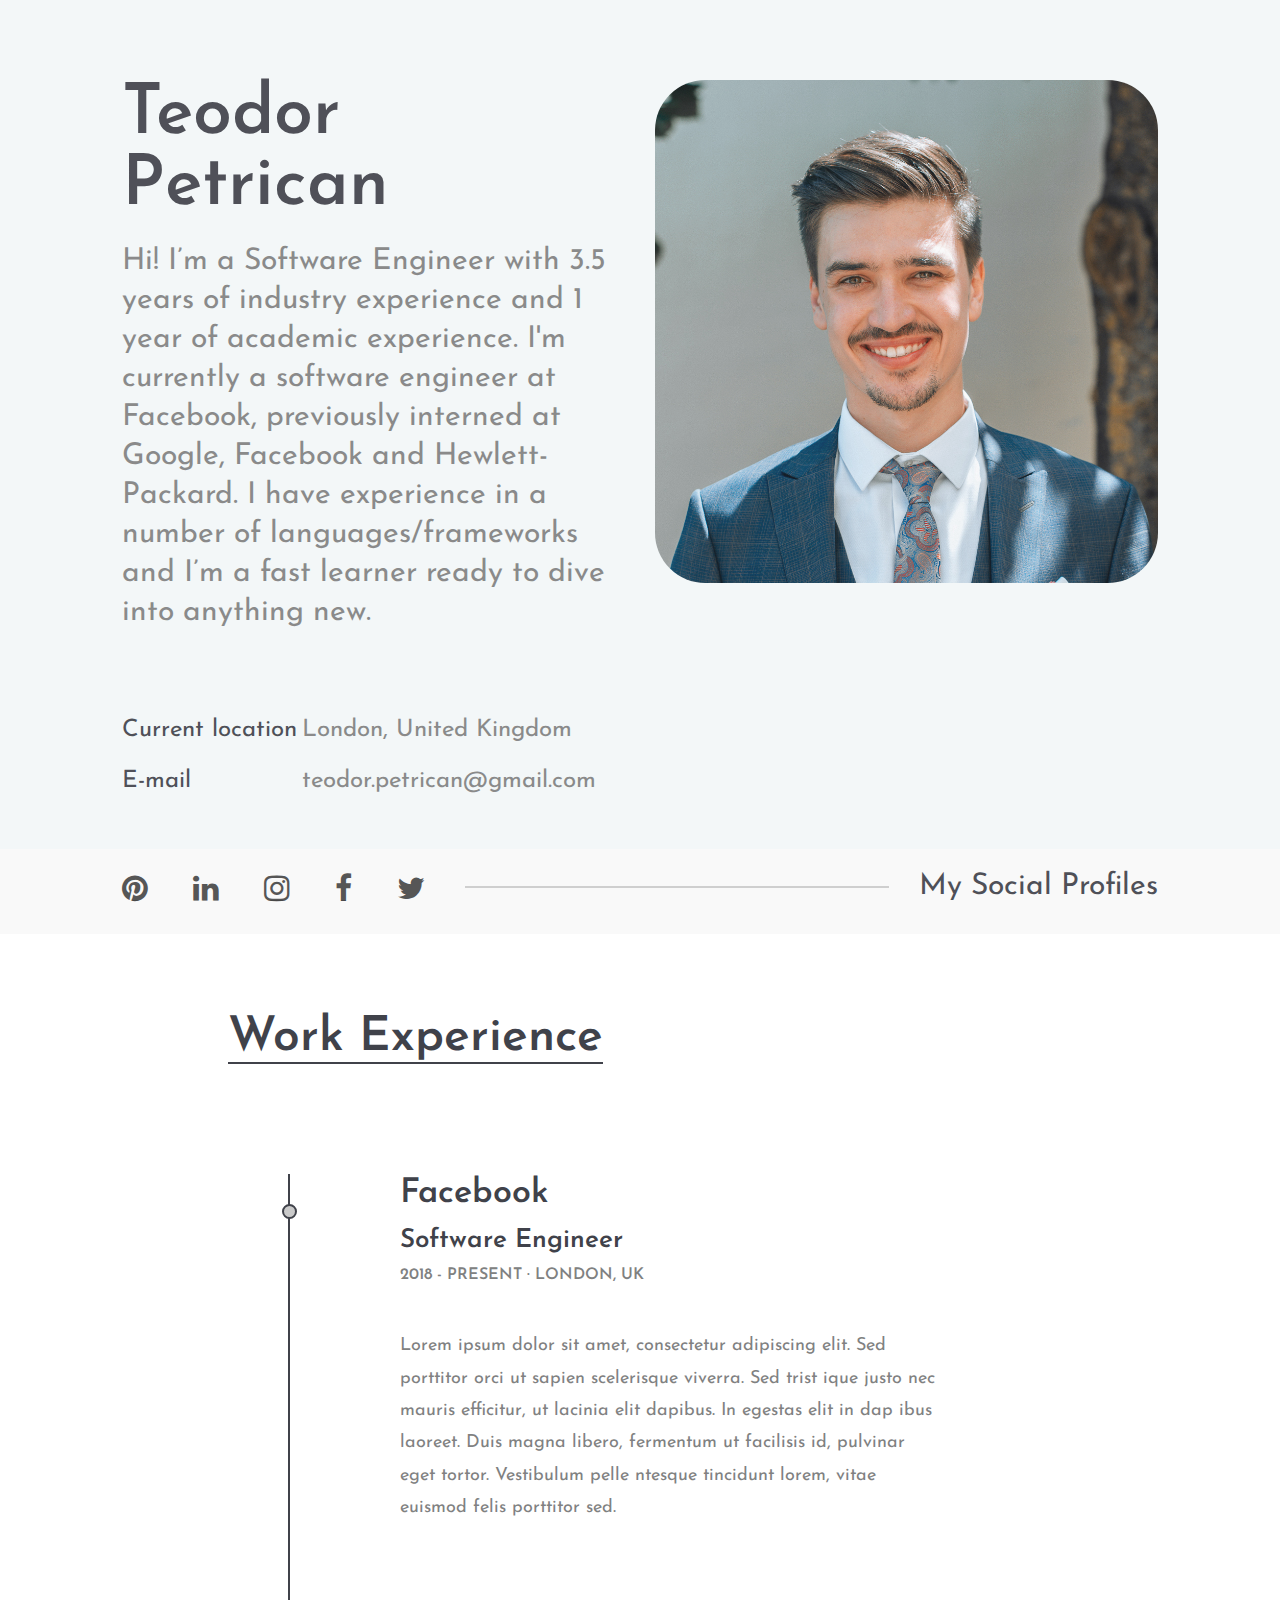
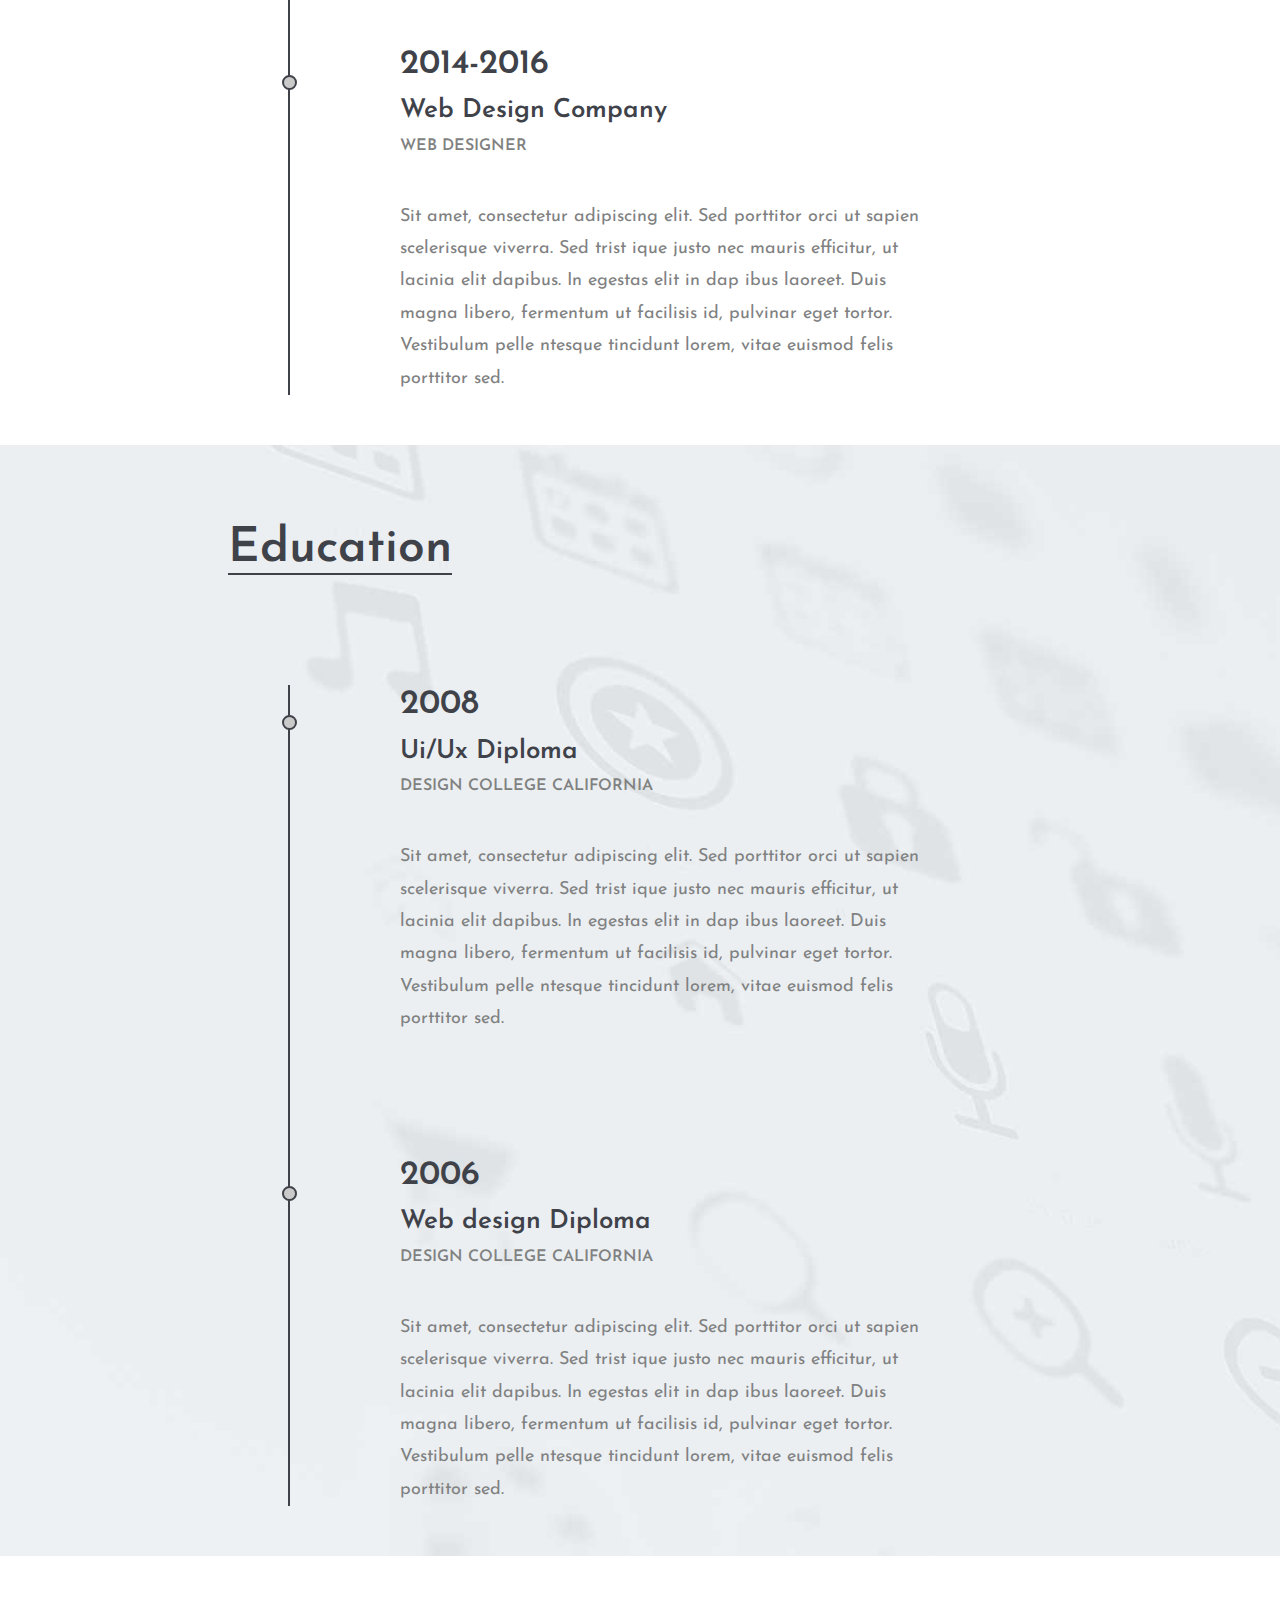
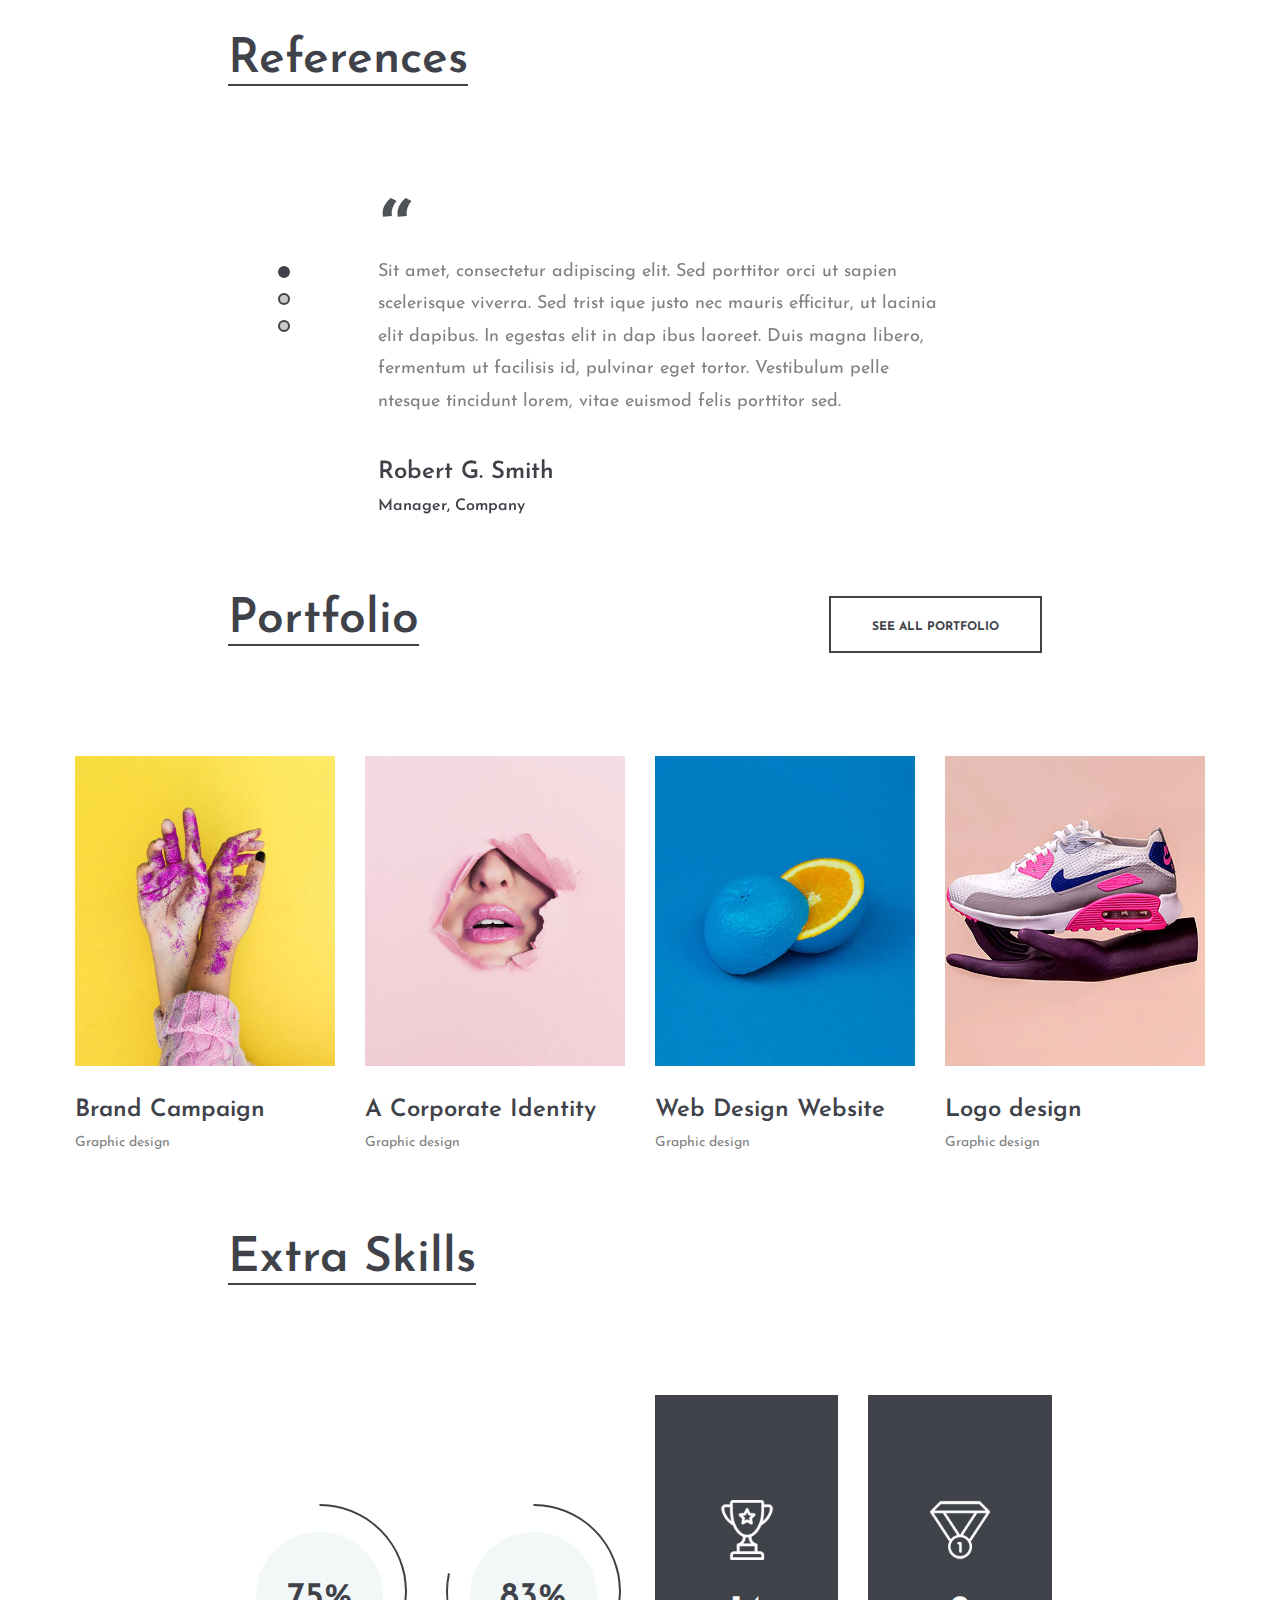
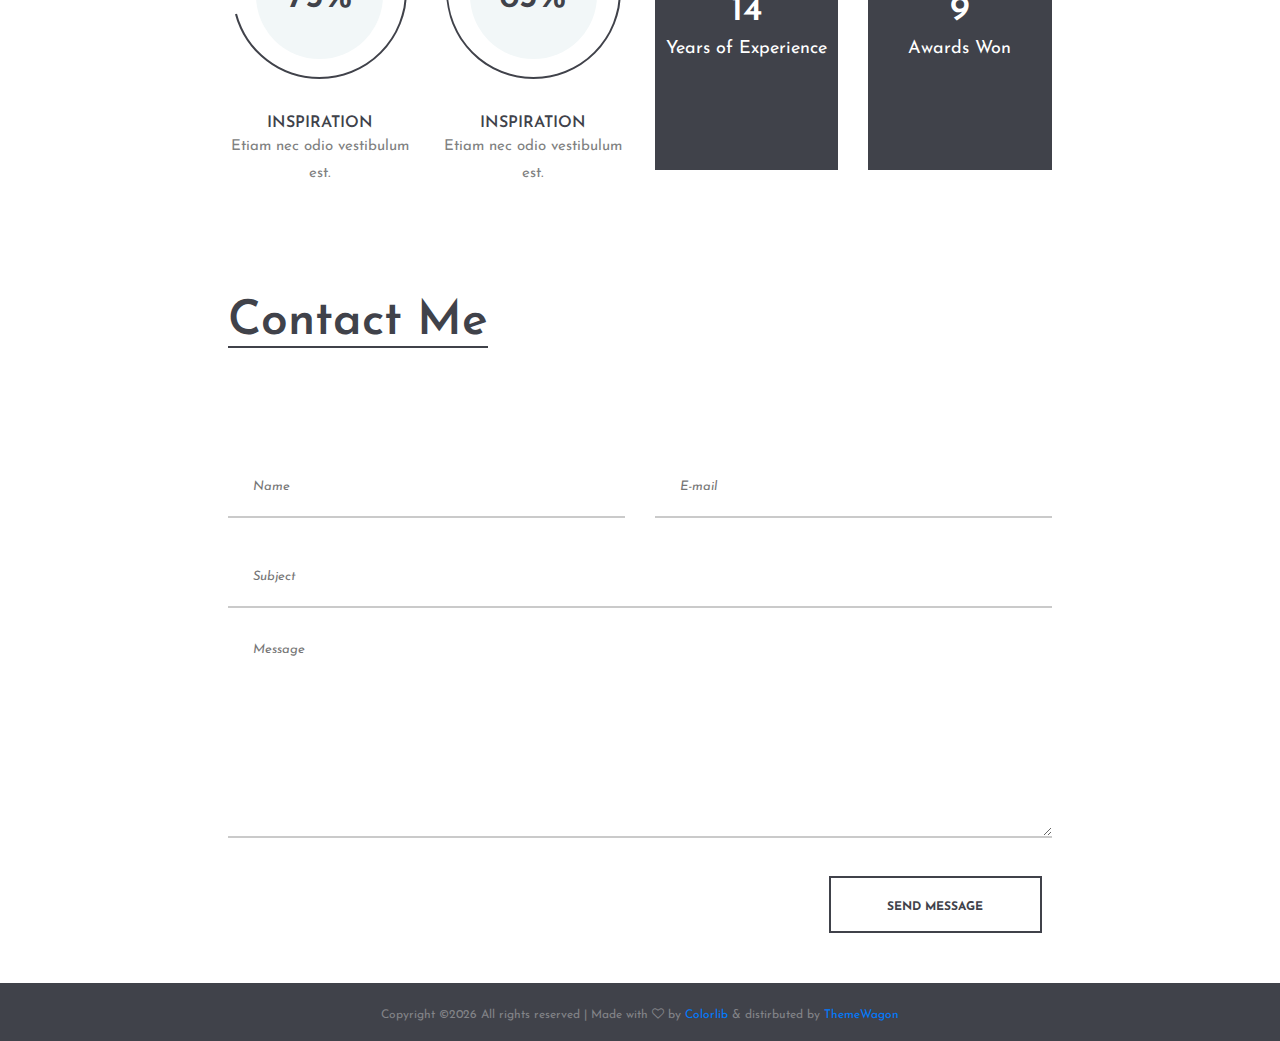
<file: new/index.html>
<!DOCTYPE html>
<html lang="en">
<head>
	<title>Teodor Petrican</title>
	<meta charset="UTF-8">
	<meta name="description" content="Civic - CV Resume">
	<meta name="keywords" content="resume, civic, onepage, creative, html">
	<meta name="viewport" content="width=device-width, initial-scale=1.0">
	<!-- Favicon -->   
	<link href="img/favicon.ico" rel="shortcut icon"/>

	<!-- Google Fonts -->
	<link href="https://fonts.googleapis.com/css?family=Josefin+Sans:400,400i,600,600i,700" rel="stylesheet">

	<!-- Stylesheets -->
	<link rel="stylesheet" href="css/bootstrap.min.css"/>
	<link rel="stylesheet" href="css/font-awesome.min.css"/>
	<link rel="stylesheet" href="css/flaticon.css"/>
	<link rel="stylesheet" href="css/owl.carousel.css"/>
	<link rel="stylesheet" href="css/magnific-popup.css"/>
	<link rel="stylesheet" href="css/style.css"/>


	<!--[if lt IE 9]>
	  <script src="https://oss.maxcdn.com/html5shiv/3.7.2/html5shiv.min.js"></script>
	  <script src="https://oss.maxcdn.com/respond/1.4.2/respond.min.js"></script>
	<![endif]-->

</head>
<body>
	<!-- Page Preloder -->
	<div id="preloder">
		<div class="loader"></div>
	</div>
	
	<!-- Header section start -->
	<!-- <header class="header-section">
		<div class="container-fluid">
			<div class="row">
				<div class="col-md-4">
					<div class="site-logo">
						<h2><a href="#">Civic</a></h2>
						<p>Enhance your online presence</p>
					</div>
				</div>
				<div class="col-md-8 text-md-right header-buttons">
					<a href="#" class="site-btn">Download CV</a>
					<a href="#" class="site-btn">Discover me</a>
				</div>
			</div>
		</div>
	</header> -->
	<!-- Header section end -->

	<!-- Hero section start -->
	<section class="hero-section spad">
		<div class="container-fluid">
			<div class="row">
				<div class="col-xl-10 offset-xl-1">
					<div class="row">
						<div class="col-lg-6">
							<div class="hero-text">
								<h2>Teodor Petrican</h2>
								<p>Hi! I’m a Software Engineer with 3.5 years of industry experience and 1 year of academic experience. I'm currently a software engineer at Facebook, previously interned at Google, Facebook and Hewlett-Packard. I have experience in a number of languages/frameworks and I’m a fast learner ready to dive into anything new.</p>
							</div>
							<div class="hero-info">
								<ul>
									<li><span>Current location</span>London, United Kingdom</li>
									<li><span>E-mail</span>teodor.petrican@gmail.com</li>
								</ul>
							</div>
						</div>
						<div class="col-lg-6">
							<figure class="hero-image">
								<img src="img/portret.jpg" alt="5">
							</figure>
						</div>
					</div>
				</div>
			</div>
		</div>
	</section>
	<!-- Hero section end -->

	<!-- Social links section start -->
	<div class="social-section">
		<div class="container-fluid">
			<div class="row">
				<div class="col-xl-10 offset-xl-1">
					<div class="social-link-warp">
						<div class="social-links">
							<a href=""><i class="fa fa-pinterest"></i></a>
							<a href=""><i class="fa fa-linkedin"></i></a>
							<a href=""><i class="fa fa-instagram"></i></a>
							<a href=""><i class="fa fa-facebook"></i></a>
							<a href=""><i class="fa fa-twitter"></i></a>
						</div>
						<h2 class="hidden-md hidden-sm">My Social Profiles</h2>
					</div>
				</div>
			</div>
		</div>
	</div>	
	<!-- Social links section end -->

	<!-- Resume section start -->
	<section class="resume-section spad">
		<div class="container-fluid">
			<div class="row">
				<div class="col-xl-7 offset-xl-2">
					<div class="section-title">
						<h2>Work Experience</h2>
					</div>
					<ul class="resume-list">
						<li>
							<h2>Facebook</h2>
							<h3>Software Engineer</h3>
							<h4>2018 - present &middot;	London, UK</h4>
							<p>Lorem ipsum dolor sit amet, consectetur adipiscing elit. Sed porttitor orci ut sapien scelerisque viverra. Sed trist ique justo nec mauris efficitur, ut lacinia elit dapibus. In egestas elit in dap ibus laoreet. Duis magna libero, fermentum ut facilisis id, pulvinar eget tortor. Vestibulum pelle ntesque tincidunt lorem, vitae euismod felis porttitor sed. </p>
						</li>
						<li>
							<h2>2014-2016</h2>
							<h3>Web Design Company</h3>
							<h4>Web Designer</h4>
							<p>Sit amet, consectetur adipiscing elit. Sed porttitor orci ut sapien scelerisque viverra. Sed trist ique justo nec mauris efficitur, ut lacinia elit dapibus. In egestas elit in dap ibus laoreet. Duis magna libero, fermentum ut facilisis id, pulvinar eget tortor. Vestibulum pelle ntesque tincidunt lorem, vitae euismod felis porttitor sed. </p>
						</li>
					</ul>
				</div>
			</div>
		</div>
	</section>
	<!-- Resume section end -->

	<!-- Resume section start -->
	<section class="resume-section with-bg spad">
		<div class="container-fluid">
			<div class="row">
				<div class="col-xl-7 offset-xl-2">
					<div class="section-title">
						<h2>Education</h2>
					</div>
					<ul class="resume-list">
						<li>
							<h2>2008</h2>
							<h3>Ui/Ux Diploma</h3>
							<h4>Design College California</h4>
							<p>Sit amet, consectetur adipiscing elit. Sed porttitor orci ut sapien scelerisque viverra. Sed trist ique justo nec mauris efficitur, ut lacinia elit dapibus. In egestas elit in dap ibus laoreet. Duis magna libero, fermentum ut facilisis id, pulvinar eget tortor. Vestibulum pelle ntesque tincidunt lorem, vitae euismod felis porttitor sed. </p>
						</li>
						<li>
							<h2>2006</h2>
							<h3>Web design Diploma</h3>
							<h4>Design College California</h4>
							<p>Sit amet, consectetur adipiscing elit. Sed porttitor orci ut sapien scelerisque viverra. Sed trist ique justo nec mauris efficitur, ut lacinia elit dapibus. In egestas elit in dap ibus laoreet. Duis magna libero, fermentum ut facilisis id, pulvinar eget tortor. Vestibulum pelle ntesque tincidunt lorem, vitae euismod felis porttitor sed. </p>
						</li>
					</ul>
				</div>
			</div>
		</div>
	</section>
	<!-- Resume section end -->

	
	<!-- Review section start -->
	<section class="review-section spad pb-0">
		<div class="container-fluid">
			<div class="row">
				<div class="col-xl-7 offset-xl-2">
					<div class="section-title">
						<h2>References</h2>
					</div>
					<div class="review-slider owl-carousel">
						<div class="single-review">
							<div class="qut">“</div>
							<p>Sit amet, consectetur adipiscing elit. Sed porttitor orci ut sapien scelerisque viverra. Sed trist ique justo nec mauris efficitur, ut lacinia elit dapibus. In egestas elit in dap ibus laoreet. Duis magna libero, fermentum ut facilisis id, pulvinar eget tortor. Vestibulum pelle ntesque tincidunt lorem, vitae euismod felis porttitor sed. </p>
							<h3>Robert G. Smith</h3>
							<h4>Manager, Company</h4>
						</div>
						<div class="single-review">
							<div class="qut">“</div>
							<p>Sit amet, consectetur adipiscing elit. Sed porttitor orci ut sapien scelerisque viverra. Sed trist ique justo nec mauris efficitur, ut lacinia elit dapibus. In egestas elit in dap ibus laoreet. Duis magna libero, fermentum ut facilisis id, pulvinar eget tortor. Vestibulum pelle ntesque tincidunt lorem, vitae euismod felis porttitor sed. </p>
							<h3>Robert G. Smith</h3>
							<h4>Manager, Company</h4>
						</div>
						<div class="single-review">
							<div class="qut">“</div>
							<p>Sit amet, consectetur adipiscing elit. Sed porttitor orci ut sapien scelerisque viverra. Sed trist ique justo nec mauris efficitur, ut lacinia elit dapibus. In egestas elit in dap ibus laoreet. Duis magna libero, fermentum ut facilisis id, pulvinar eget tortor. Vestibulum pelle ntesque tincidunt lorem, vitae euismod felis porttitor sed. </p>
							<h3>Robert G. Smith</h3>
							<h4>Manager, Company</h4>
						</div>
					</div>
				</div>
			</div>
		</div>
	</section>
	<!-- Review section end -->


	<!-- Portfolio section start -->
	<section class="portfolio-section spad pb-0">
		<div class="container-fluid">
			<div class="row">
				<div class="col-xl-4 col-md-8 offset-xl-2 ">
					<div class="section-title">
						<h2>Portfolio</h2>
					</div>
				</div>
				<div class="col-md-4 text-md-right">
					<a href="#" class="site-btn mb-5">See All Portfolio</a>
				</div>
			</div>
			<div class="portfolio-warp">
				<div class="row">
					<div class="col-xl-3 col-lg-6 col-md-6">
						<div class="portfolio-item">
							<a href="img/portfolio/1.jpg" class="set-bg port-pic" data-setbg="img/portfolio/1.jpg"></a>
							<h2>Brand Campaign</h2>
							<p>Graphic design</p>
						</div>
					</div>
					<div class="col-xl-3 col-lg-6 col-md-6">
						<div class="portfolio-item">
							<a href="img/portfolio/2.jpg" class="set-bg port-pic" data-setbg="img/portfolio/2.jpg"></a>
							<h2>A Corporate Identity</h2>
							<p>Graphic design</p>
						</div>
					</div>
					<div class="col-xl-3 col-lg-6 col-md-6">
						<div class="portfolio-item">
							<a href="img/portfolio/3.jpg" class="set-bg port-pic" data-setbg="img/portfolio/3.jpg"></a>
							<h2>Web Design Website</h2>
							<p>Graphic design</p>
						</div>
					</div>
					<div class="col-xl-3 col-lg-6 col-md-6">
						<div class="portfolio-item">
							<a href="img/portfolio/4.jpg" class="set-bg port-pic" data-setbg="img/portfolio/4.jpg"></a>
							<h2>Logo design</h2>
							<p>Graphic design</p>
						</div>
					</div>
				</div>
			</div>
		</div>
	</section>
	<!-- Portfolio section end -->

	<!-- Extra section start -->
	<section class="extra-section spad pb-0">
		<div class="container-fluid">
			<div class="row">
				<div class="col-xl-8 offset-xl-2">
					<div class="section-title">
						<h2>Extra Skills</h2>
					</div>
					<div class="row">
						<div class="col-lg-3 col-md-6 pt-5">
							<div class="fact-box trans">
								<div class="fact-content">
									<div class="circle-progress">
										<div id="progress1" class="prog-circle"></div>
										<div class="progress-info">
											<h2>75%</h2>
										</div>
										<div class="prog-title">
											<h3>Inspiration</h3>
											<p>Etiam nec odio vestibulum est.</p>
										</div>			
									</div>
								</div>
							</div>
						</div>
						<div class="col-lg-3 col-md-6 pt-5">
							<div class="fact-box trans">
								<div class="fact-content">
									<div class="circle-progress">
										<div id="progress2" class="prog-circle"></div>
										<div class="progress-info">
											<h2>83%</h2>
										</div>
										<div class="prog-title">
											<h3>Inspiration</h3>
											<p>Etiam nec odio vestibulum est.</p>
										</div>			
									</div>
								</div>
							</div>
						</div>
						<div class="col-lg-3 col-md-6">
							<div class="fact-box">
								<div class="fact-content">
									<img src="img/icon/1-w.png" alt="">
									<h2>14</h2>
									<p>Years of Experience</p>
								</div>
							</div>
						</div>
						<div class="col-lg-3 col-md-6">
							<div class="fact-box">
								<div class="fact-content">
									<img src="img/icon/2-w.png" alt="">
									<h2>9</h2>
									<p>Awards Won</p>
								</div>
							</div>
						</div>
					</div>
				</div>
			</div>
		</div>
	</section>
	<!-- Extra section end -->

	<!-- Contact section start -->
	<section class="contact-section spad">
		<div class="container-fluid">
			<div class="row">
				<div class="col-xl-8 offset-xl-2">
					<div class="section-title">
						<h2>Contact Me</h2>
					</div>
					<form class="contact-form">
						<div class="row">
							<div class="col-md-6">
								<input type="text" placeholder="Name">
							</div>
							<div class="col-md-6">
								<input type="text" placeholder="E-mail">
							</div>
							<div class="col-md-12">
								<input type="text" placeholder="Subject">
								<textarea placeholder="Message"></textarea>
							</div>
						</div>
						<div class="text-md-right">
							<button class="site-btn">Send message</button>
						</div>
					</form>
				</div>
			</div>
		</div>
	</section>
	<!-- Contact section end -->

	<!-- Footer section start -->
	<footer class="footer-section">
		<div class="container text-center">
			<div class="copyright"><!-- Link back to Colorlib can't be removed. Template is licensed under CC BY 3.0. -->
Copyright &copy;<script>document.write(new Date().getFullYear());</script> All rights reserved | Made with <i class="fa fa-heart-o" aria-hidden="true"></i> by <a href="https://colorlib.com" target="_blank">Colorlib</a> &amp; distirbuted by <a href="https://themewagon.com" target="_blank">ThemeWagon</a>
<!-- Link back to Colorlib can't be removed. Template is licensed under CC BY 3.0. -->
</div>
		</div>
	</footer>
	<!-- Footer section end -->


	<!--====== Javascripts & Jquery ======-->
	<script src="js/jquery-2.1.4.min.js"></script>
	<script src="js/bootstrap.min.js"></script>
	<script src="js/owl.carousel.min.js"></script>
	<script src="js/magnific-popup.min.js"></script>
	<script src="js/circle-progress.min.js"></script>
	<script src="js/main.js"></script>
</body>
</html>
</file>
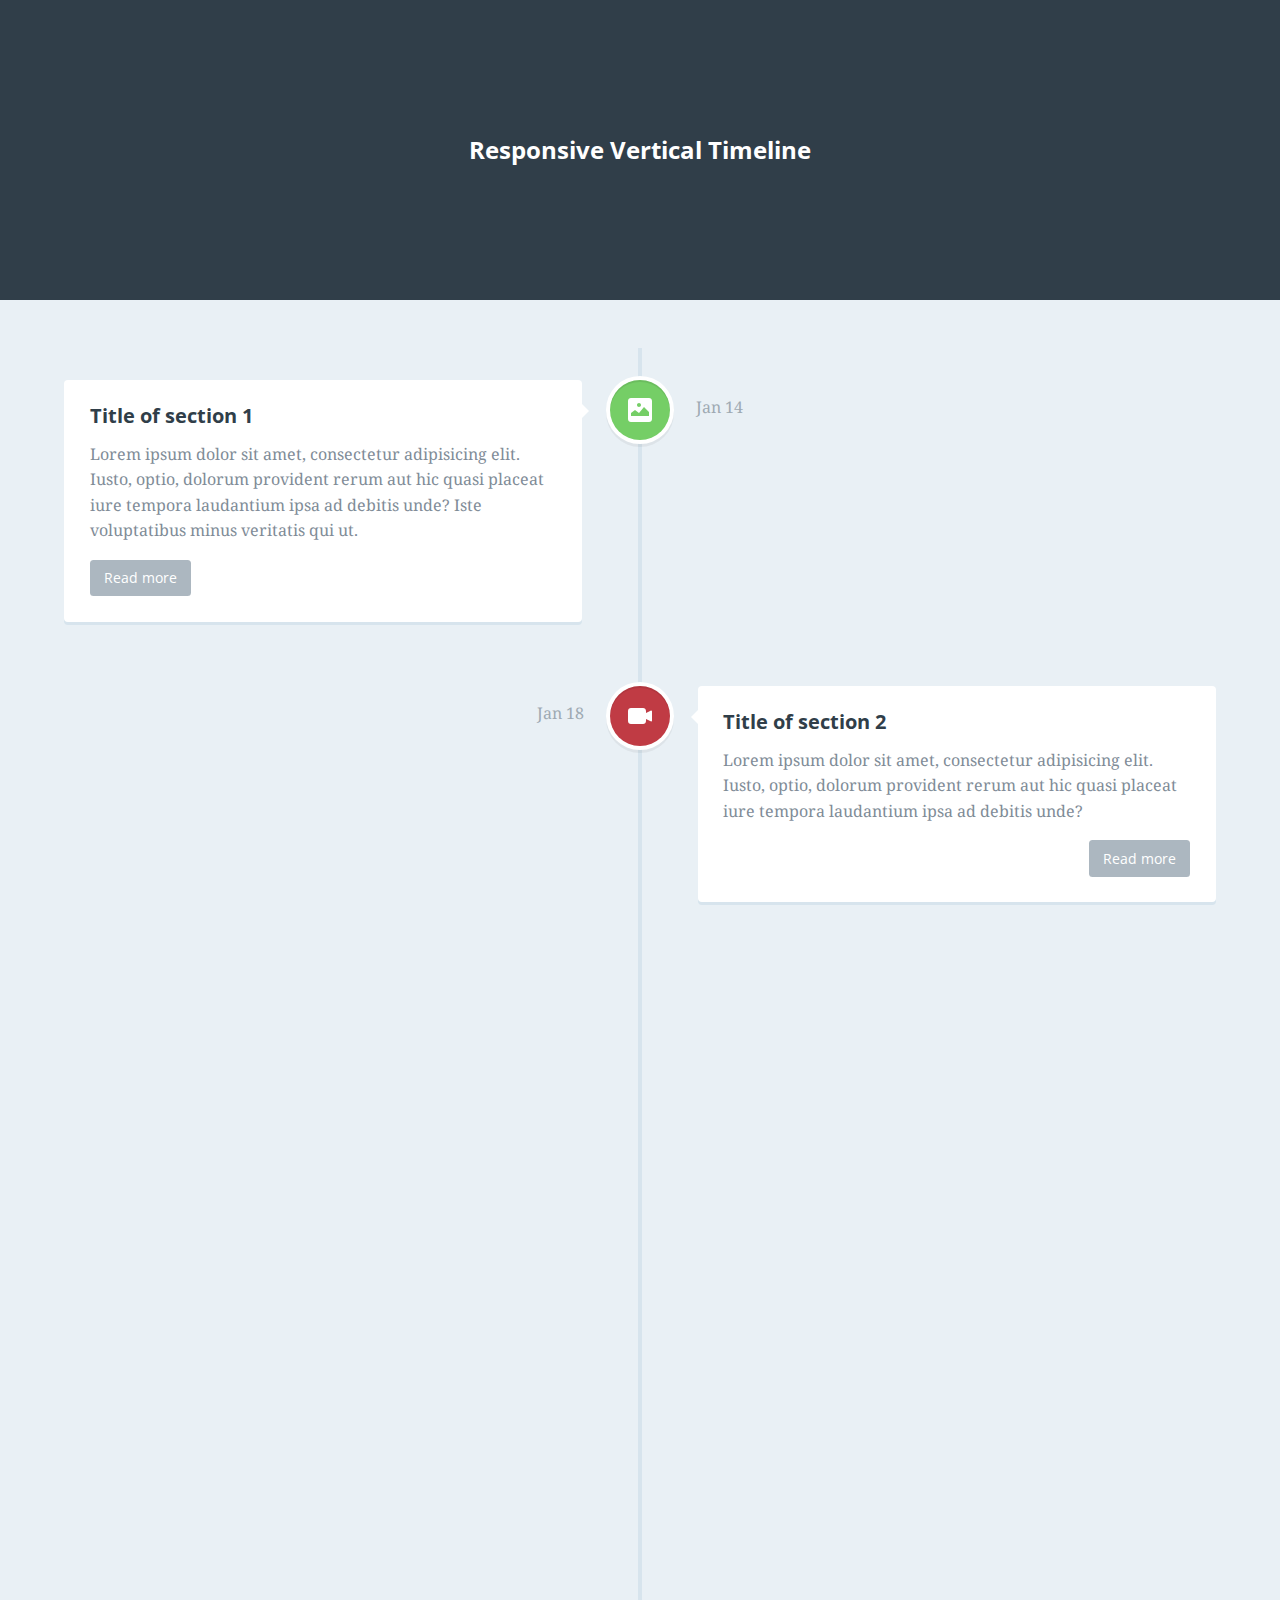
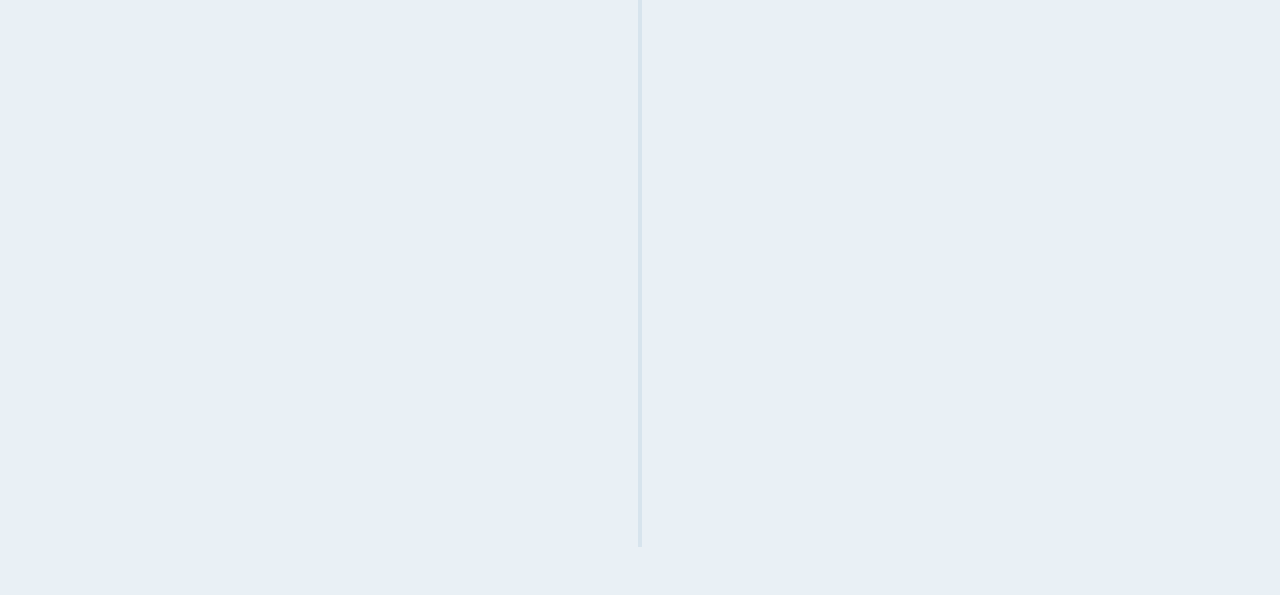
<file: try/index.html>
<!doctype html>
<html lang="en" class="no-js">
<head>
	<meta charset="UTF-8">
	<meta name="viewport" content="width=device-width, initial-scale=1">

	<link href='http://fonts.googleapis.com/css?family=Droid+Serif|Open+Sans:400,700' rel='stylesheet' type='text/css'>

	<link rel="stylesheet" href="css/reset.css"> <!-- CSS reset -->
	<link rel="stylesheet" href="css/style.css"> <!-- Resource style -->
	<script src="js/modernizr.js"></script> <!-- Modernizr -->
  	
	<title>Responsive Vertical Timeline</title>
</head>
<body>
	<header>
		<h1>Responsive Vertical Timeline</h1>
	</header>

	<section id="cd-timeline" class="cd-container">
		<div class="cd-timeline-block">
			<div class="cd-timeline-img cd-picture">
				<img src="img/cd-icon-picture.svg" alt="Picture">
			</div> <!-- cd-timeline-img -->

			<div class="cd-timeline-content">
				<h2>Title of section 1</h2>
				<p>Lorem ipsum dolor sit amet, consectetur adipisicing elit. Iusto, optio, dolorum provident rerum aut hic quasi placeat iure tempora laudantium ipsa ad debitis unde? Iste voluptatibus minus veritatis qui ut.</p>
				<a href="#0" class="cd-read-more">Read more</a>
				<span class="cd-date">Jan 14</span>
			</div> <!-- cd-timeline-content -->
		</div> <!-- cd-timeline-block -->

		<div class="cd-timeline-block">
			<div class="cd-timeline-img cd-movie">
				<img src="img/cd-icon-movie.svg" alt="Movie">
			</div> <!-- cd-timeline-img -->

			<div class="cd-timeline-content">
				<h2>Title of section 2</h2>
				<p>Lorem ipsum dolor sit amet, consectetur adipisicing elit. Iusto, optio, dolorum provident rerum aut hic quasi placeat iure tempora laudantium ipsa ad debitis unde?</p>
				<a href="#0" class="cd-read-more">Read more</a>
				<span class="cd-date">Jan 18</span>
			</div> <!-- cd-timeline-content -->
		</div> <!-- cd-timeline-block -->

		<div class="cd-timeline-block">
			<div class="cd-timeline-img cd-picture">
				<img src="img/cd-icon-picture.svg" alt="Picture">
			</div> <!-- cd-timeline-img -->

			<div class="cd-timeline-content">
				<h2>Title of section 3</h2>
				<p>Lorem ipsum dolor sit amet, consectetur adipisicing elit. Excepturi, obcaecati, quisquam id molestias eaque asperiores voluptatibus cupiditate error assumenda delectus odit similique earum voluptatem doloremque dolorem ipsam quae rerum quis. Odit, itaque, deserunt corporis vero ipsum nisi eius odio natus ullam provident pariatur temporibus quia eos repellat consequuntur perferendis enim amet quae quasi repudiandae sed quod veniam dolore possimus rem voluptatum eveniet eligendi quis fugiat aliquam sunt similique aut adipisci.</p>
				<a href="#0" class="cd-read-more">Read more</a>
				<span class="cd-date">Jan 24</span>
			</div> <!-- cd-timeline-content -->
		</div> <!-- cd-timeline-block -->

		<div class="cd-timeline-block">
			<div class="cd-timeline-img cd-location">
				<img src="img/cd-icon-location.svg" alt="Location">
			</div> <!-- cd-timeline-img -->

			<div class="cd-timeline-content">
				<h2>Title of section 4</h2>
				<p>Lorem ipsum dolor sit amet, consectetur adipisicing elit. Iusto, optio, dolorum provident rerum aut hic quasi placeat iure tempora laudantium ipsa ad debitis unde? Iste voluptatibus minus veritatis qui ut.</p>
				<a href="#0" class="cd-read-more">Read more</a>
				<span class="cd-date">Feb 14</span>
			</div> <!-- cd-timeline-content -->
		</div> <!-- cd-timeline-block -->

		<div class="cd-timeline-block">
			<div class="cd-timeline-img cd-location">
				<img src="img/cd-icon-location.svg" alt="Location">
			</div> <!-- cd-timeline-img -->

			<div class="cd-timeline-content">
				<h2>Title of section 5</h2>
				<p>Lorem ipsum dolor sit amet, consectetur adipisicing elit. Iusto, optio, dolorum provident rerum.</p>
				<a href="#0" class="cd-read-more">Read more</a>
				<span class="cd-date">Feb 18</span>
			</div> <!-- cd-timeline-content -->
		</div> <!-- cd-timeline-block -->

		<div class="cd-timeline-block">
			<div class="cd-timeline-img cd-movie">
				<img src="img/cd-icon-movie.svg" alt="Movie">
			</div> <!-- cd-timeline-img -->

			<div class="cd-timeline-content">
				<h2>Final Section</h2>
				<p>This is the content of the last section</p>
				<span class="cd-date">Feb 26</span>
			</div> <!-- cd-timeline-content -->
		</div> <!-- cd-timeline-block -->
	</section> <!-- cd-timeline -->
<script src="http://ajax.googleapis.com/ajax/libs/jquery/1.11.0/jquery.min.js"></script>
<script src="js/main.js"></script> <!-- Resource jQuery -->
</body>
</html>
</file>
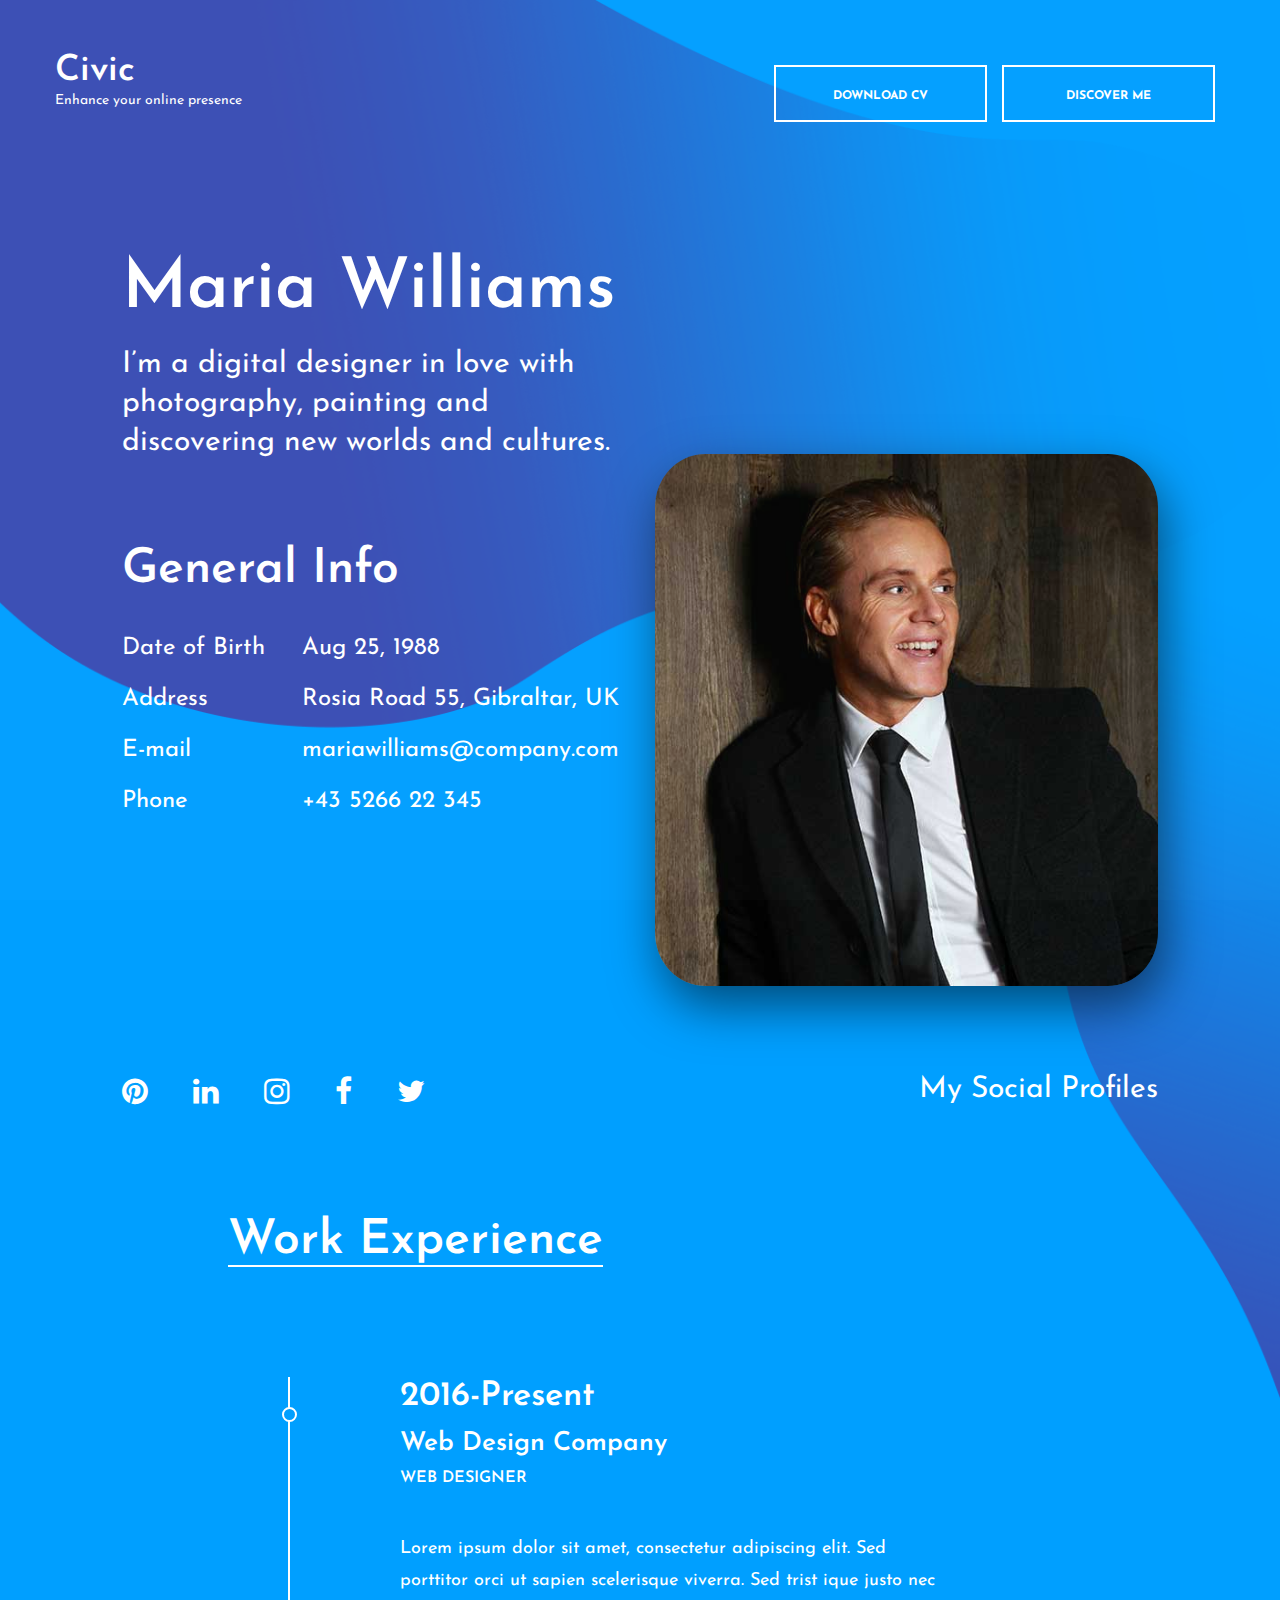
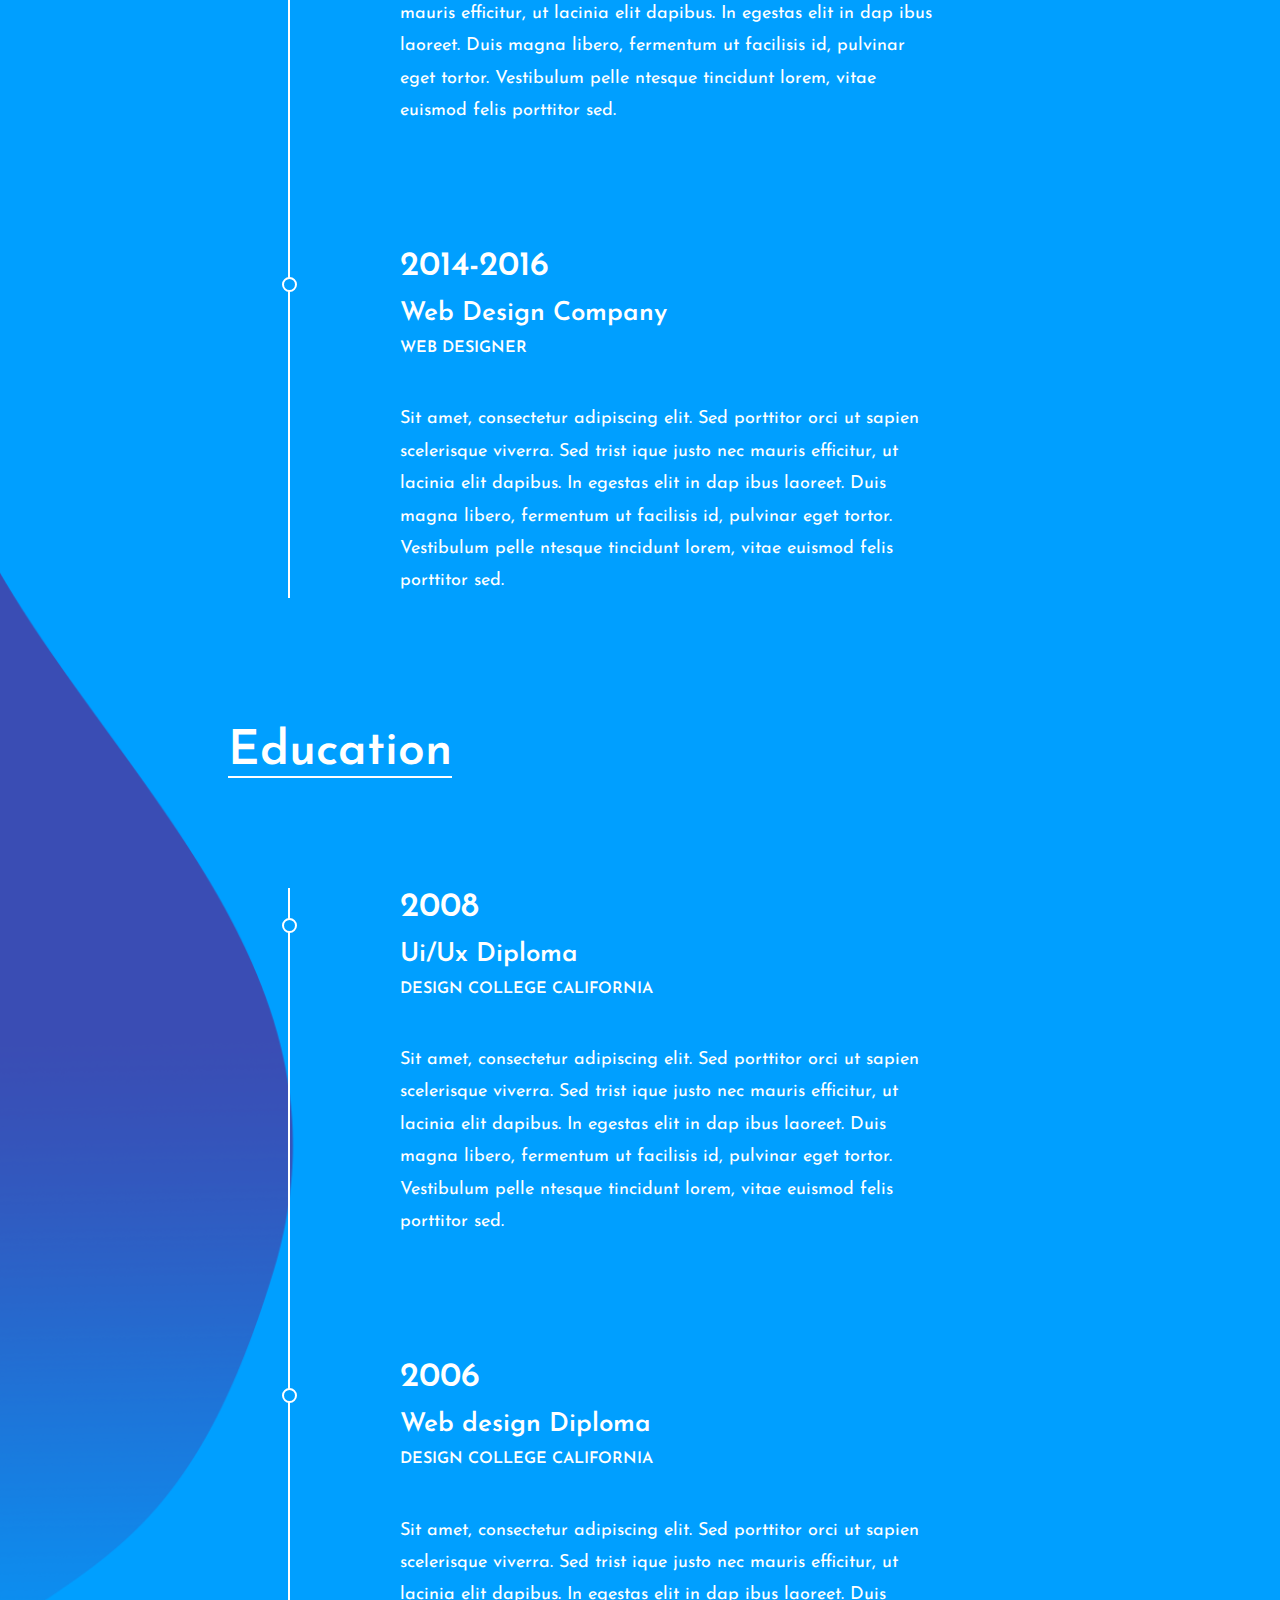
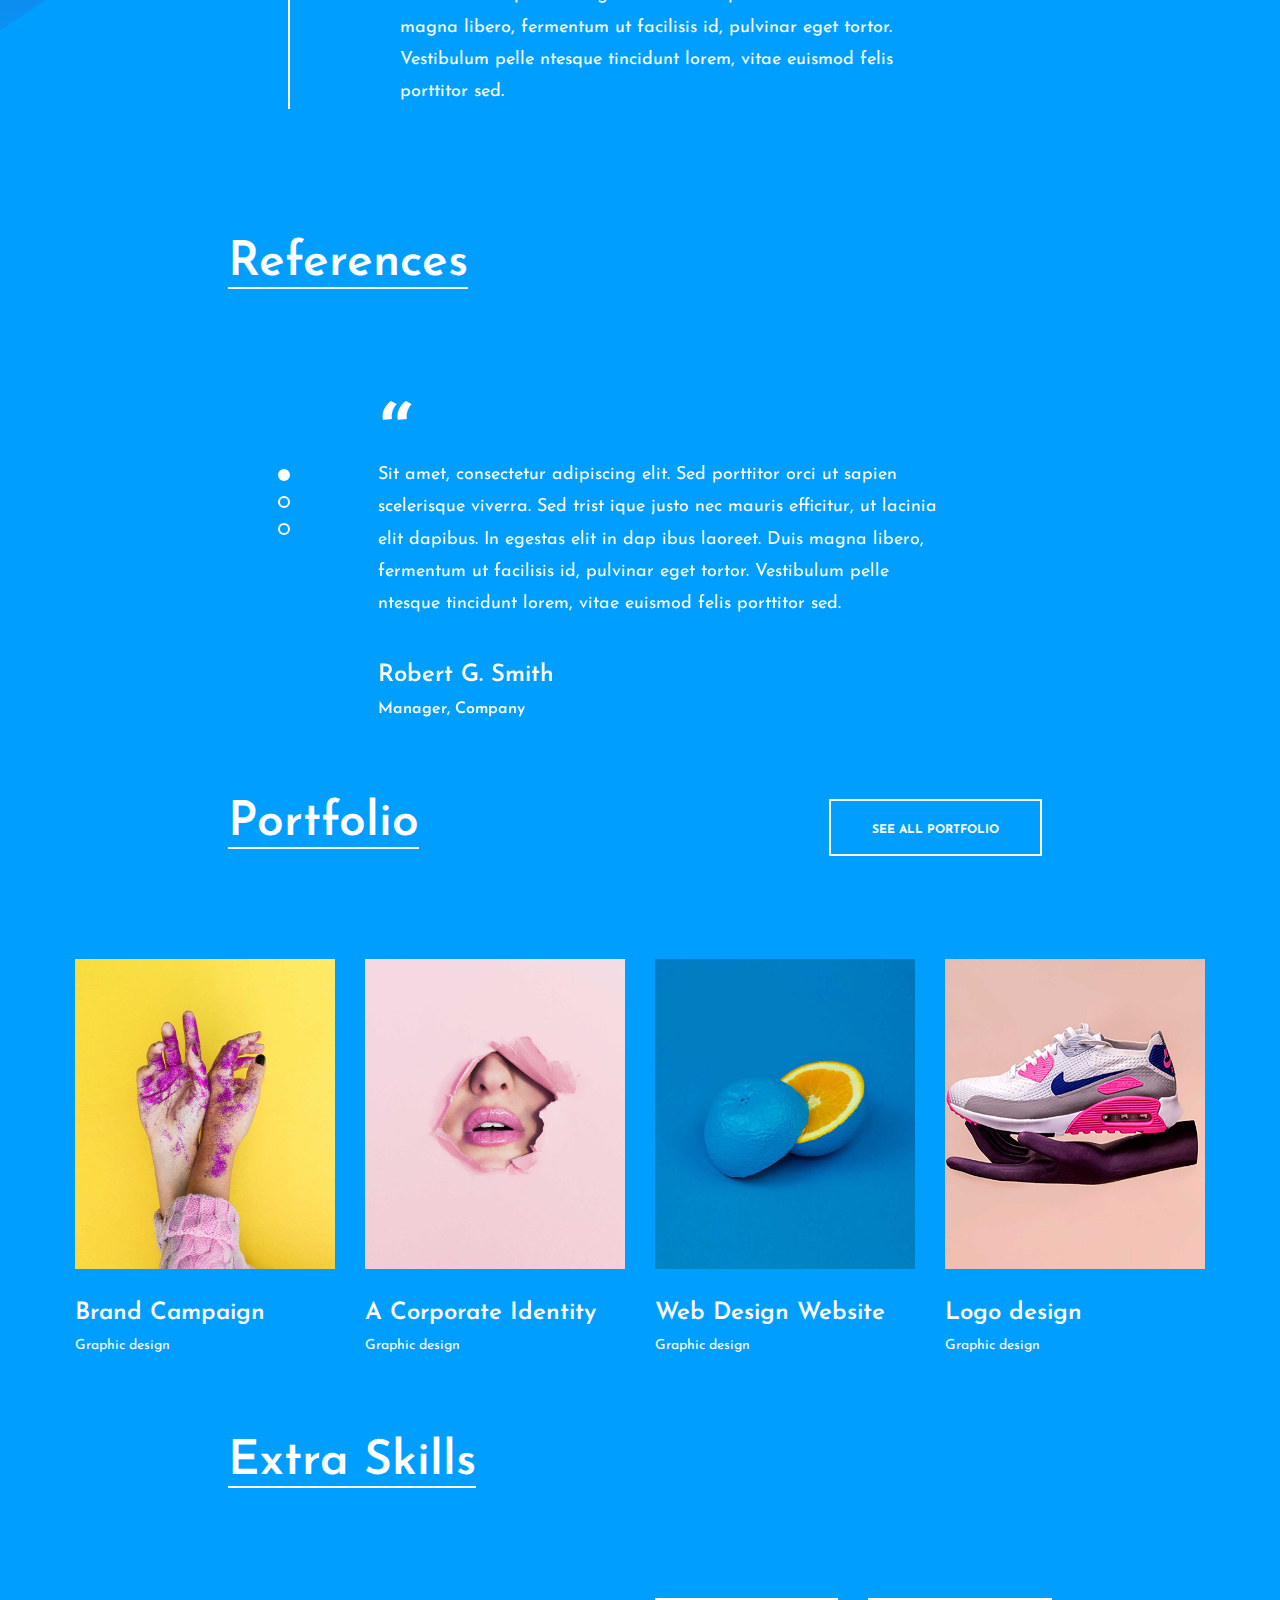
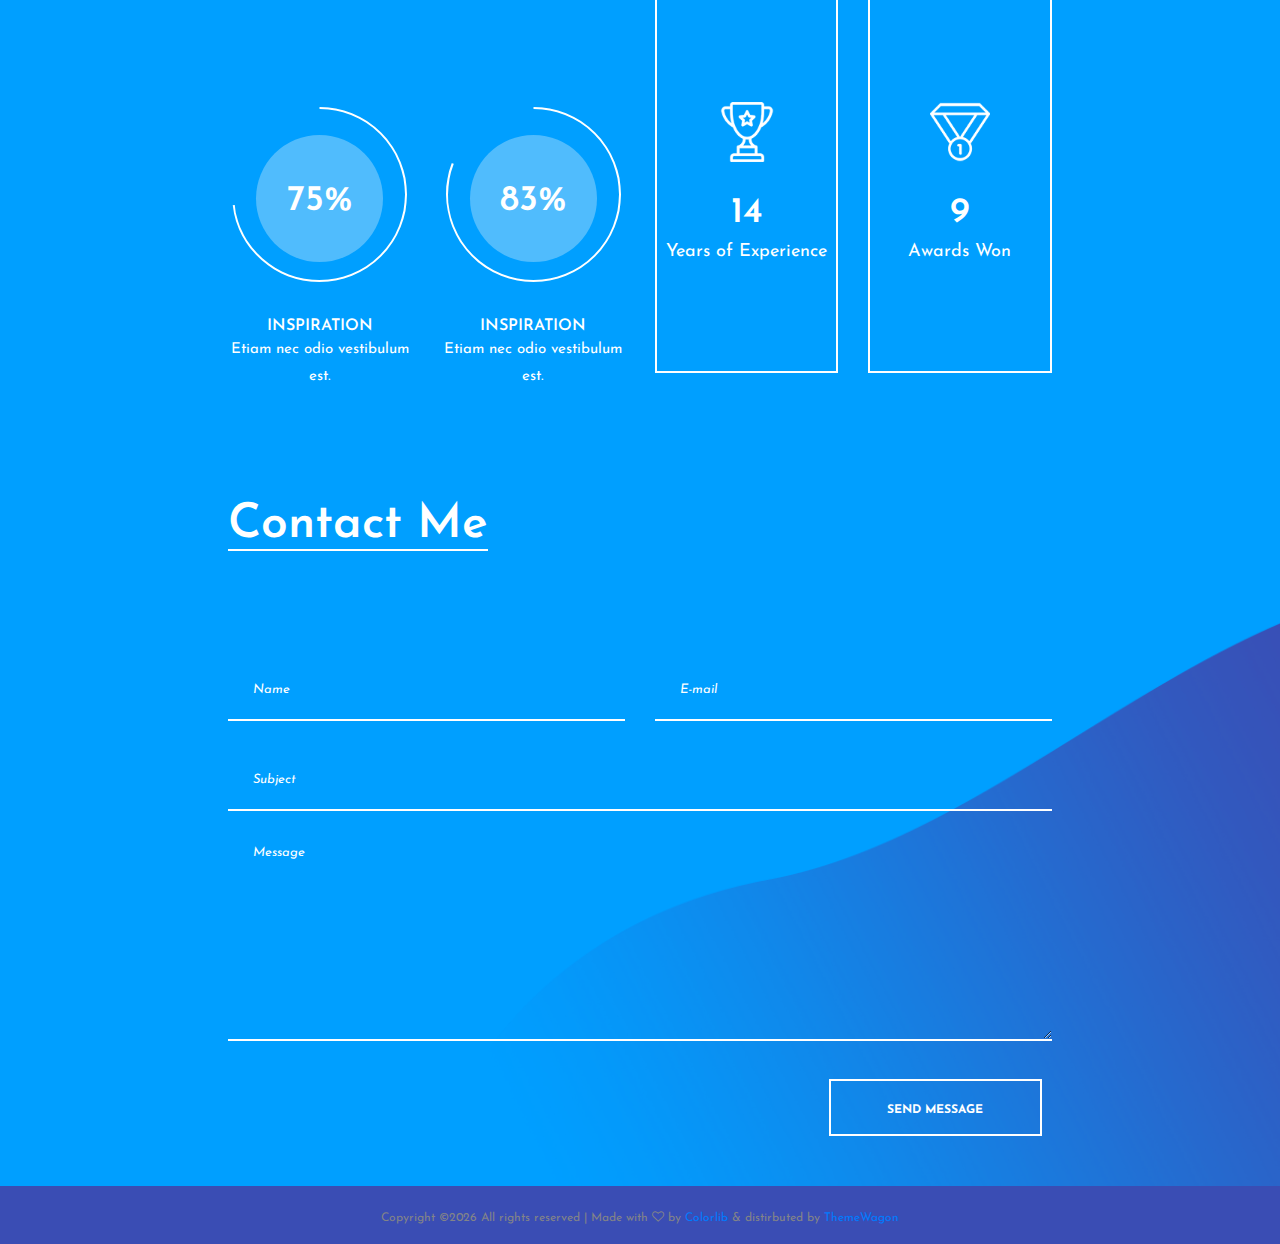
<file: new/home2.html>
<!DOCTYPE html>
<html lang="en">
<head>
	<title>Civic - CV Resume</title>
	<meta charset="UTF-8">
	<meta name="description" content="Civic - CV Resume">
	<meta name="keywords" content="resume, civic, onepage, creative, html">
	<meta name="viewport" content="width=device-width, initial-scale=1.0">
	<!-- Favicon -->   
	<link href="img/favicon.ico" rel="shortcut icon"/>

	<!-- Google Fonts -->
	<link href="https://fonts.googleapis.com/css?family=Josefin+Sans:400,400i,600,600i,700" rel="stylesheet">

	<!-- Stylesheets -->
	<link rel="stylesheet" href="css/bootstrap.min.css"/>
	<link rel="stylesheet" href="css/font-awesome.min.css"/>
	<link rel="stylesheet" href="css/flaticon.css"/>
	<link rel="stylesheet" href="css/owl.carousel.css"/>
	<link rel="stylesheet" href="css/magnific-popup.css"/>
	<link rel="stylesheet" href="css/style.css"/>


	<!--[if lt IE 9]>
	  <script src="https://oss.maxcdn.com/html5shiv/3.7.2/html5shiv.min.js"></script>
	  <script src="https://oss.maxcdn.com/respond/1.4.2/respond.min.js"></script>
	<![endif]-->

</head>
<body>
	<!-- Page Preloder -->
	<div id="preloder">
		<div class="loader"></div>
	</div>
	
	<div class="home-two-style">
		<!-- Header section start -->
		<header class="header-section">
			<div class="container-fluid">
				<div class="row">
					<div class="col-md-4">
						<div class="site-logo">
							<h2><a href="#">Civic</a></h2>
							<p>Enhance your online presence</p>
						</div>
					</div>
					<div class="col-md-8 text-md-right header-buttons">
						<a href="#" class="site-btn">Download CV</a>
						<a href="#" class="site-btn">Discover me</a>
					</div>
				</div>
			</div>
		</header>
		<!-- Header section end -->

		<!-- Hero section start -->
		<section class="hero-section spad">
			<div class="container-fluid">
				<div class="row">
					<div class="col-xl-10 offset-xl-1">
						<div class="row">
							<div class="col-lg-6">
								<div class="hero-text">
									<h2>Maria Williams</h2>
									<p>I’m a digital designer in love with photography, painting and discovering new worlds and cultures.</p>
								</div>
								<div class="hero-info">
									<h2>General Info</h2>
									<ul>
										<li><span>Date of Birth</span>Aug 25, 1988</li>
										<li><span>Address</span>Rosia Road 55, Gibraltar, UK</li>
										<li><span>E-mail</span>mariawilliams@company.com</li>
										<li><span>Phone </span>+43 5266 22 345</li>
									</ul>
								</div>
							</div>
							<div class="col-lg-6 text-md-center">
								<figure class="hero-image">
									<img src="img/hero-2.jpg" alt="5">
								</figure>
							</div>
						</div>
					</div>
				</div>
			</div>
		</section>
		<!-- Hero section end -->

		<!-- Social links section start -->
		<div class="social-section">
			<div class="container-fluid">
				<div class="row">
					<div class="col-xl-10 offset-xl-1">
						<div class="social-link-warp">
							<div class="social-links">
								<a href=""><i class="fa fa-pinterest"></i></a>
								<a href=""><i class="fa fa-linkedin"></i></a>
								<a href=""><i class="fa fa-instagram"></i></a>
								<a href=""><i class="fa fa-facebook"></i></a>
								<a href=""><i class="fa fa-twitter"></i></a>
							</div>
							<h2 class="hidden-md hidden-sm">My Social Profiles</h2>
						</div>
					</div>
				</div>
			</div>
		</div>	
		<!-- Social links section end -->

		<!-- Resume section start -->
		<section class="resume-section spad">
			<div class="container-fluid">
				<div class="row">
					<div class="col-xl-7 offset-xl-2">
						<div class="section-title">
							<h2>Work Experience</h2>
						</div>
						<ul class="resume-list">
							<li>
								<h2>2016-Present</h2>
								<h3>Web Design Company</h3>
								<h4>Web Designer</h4>
								<p>Lorem ipsum dolor sit amet, consectetur adipiscing elit. Sed porttitor orci ut sapien scelerisque viverra. Sed trist ique justo nec mauris efficitur, ut lacinia elit dapibus. In egestas elit in dap ibus laoreet. Duis magna libero, fermentum ut facilisis id, pulvinar eget tortor. Vestibulum pelle ntesque tincidunt lorem, vitae euismod felis porttitor sed. </p>
							</li>
							<li>
								<h2>2014-2016</h2>
								<h3>Web Design Company</h3>
								<h4>Web Designer</h4>
								<p>Sit amet, consectetur adipiscing elit. Sed porttitor orci ut sapien scelerisque viverra. Sed trist ique justo nec mauris efficitur, ut lacinia elit dapibus. In egestas elit in dap ibus laoreet. Duis magna libero, fermentum ut facilisis id, pulvinar eget tortor. Vestibulum pelle ntesque tincidunt lorem, vitae euismod felis porttitor sed. </p>
							</li>
						</ul>
					</div>
				</div>
			</div>
		</section>
		<!-- Resume section end -->

		<!-- Resume section start -->
		<section class="resume-section spad">
			<div class="container-fluid">
				<div class="row">
					<div class="col-xl-7 offset-xl-2">
						<div class="section-title">
							<h2>Education</h2>
						</div>
						<ul class="resume-list">
							<li>
								<h2>2008</h2>
								<h3>Ui/Ux Diploma</h3>
								<h4>Design College California</h4>
								<p>Sit amet, consectetur adipiscing elit. Sed porttitor orci ut sapien scelerisque viverra. Sed trist ique justo nec mauris efficitur, ut lacinia elit dapibus. In egestas elit in dap ibus laoreet. Duis magna libero, fermentum ut facilisis id, pulvinar eget tortor. Vestibulum pelle ntesque tincidunt lorem, vitae euismod felis porttitor sed. </p>
							</li>
							<li>
								<h2>2006</h2>
								<h3>Web design Diploma</h3>
								<h4>Design College California</h4>
								<p>Sit amet, consectetur adipiscing elit. Sed porttitor orci ut sapien scelerisque viverra. Sed trist ique justo nec mauris efficitur, ut lacinia elit dapibus. In egestas elit in dap ibus laoreet. Duis magna libero, fermentum ut facilisis id, pulvinar eget tortor. Vestibulum pelle ntesque tincidunt lorem, vitae euismod felis porttitor sed. </p>
							</li>
						</ul>
					</div>
				</div>
			</div>
		</section>
		<!-- Resume section end -->

		
		<!-- Review section start -->
		<section class="review-section spad pb-0">
			<div class="container-fluid">
				<div class="row">
					<div class="col-xl-7 offset-xl-2">
						<div class="section-title">
							<h2>References</h2>
						</div>
						<div class="review-slider owl-carousel">
							<div class="single-review">
								<div class="qut">“</div>
								<p>Sit amet, consectetur adipiscing elit. Sed porttitor orci ut sapien scelerisque viverra. Sed trist ique justo nec mauris efficitur, ut lacinia elit dapibus. In egestas elit in dap ibus laoreet. Duis magna libero, fermentum ut facilisis id, pulvinar eget tortor. Vestibulum pelle ntesque tincidunt lorem, vitae euismod felis porttitor sed. </p>
								<h3>Robert G. Smith</h3>
								<h4>Manager, Company</h4>
							</div>
							<div class="single-review">
								<div class="qut">“</div>
								<p>Sit amet, consectetur adipiscing elit. Sed porttitor orci ut sapien scelerisque viverra. Sed trist ique justo nec mauris efficitur, ut lacinia elit dapibus. In egestas elit in dap ibus laoreet. Duis magna libero, fermentum ut facilisis id, pulvinar eget tortor. Vestibulum pelle ntesque tincidunt lorem, vitae euismod felis porttitor sed. </p>
								<h3>Robert G. Smith</h3>
								<h4>Manager, Company</h4>
							</div>
							<div class="single-review">
								<div class="qut">“</div>
								<p>Sit amet, consectetur adipiscing elit. Sed porttitor orci ut sapien scelerisque viverra. Sed trist ique justo nec mauris efficitur, ut lacinia elit dapibus. In egestas elit in dap ibus laoreet. Duis magna libero, fermentum ut facilisis id, pulvinar eget tortor. Vestibulum pelle ntesque tincidunt lorem, vitae euismod felis porttitor sed. </p>
								<h3>Robert G. Smith</h3>
								<h4>Manager, Company</h4>
							</div>
						</div>
					</div>
				</div>
			</div>
		</section>
		<!-- Review section end -->


		<!-- Portfolio section start -->
		<section class="portfolio-section spad pb-0">
			<div class="container-fluid">
				<div class="row">
					<div class="col-xl-4 col-md-8 offset-xl-2 ">
						<div class="section-title">
							<h2>Portfolio</h2>
						</div>
					</div>
					<div class="col-md-4 text-md-right">
						<a href="#" class="site-btn mb-5">See All Portfolio</a>
					</div>
				</div>
				<div class="portfolio-warp">
					<div class="row">
						<div class="col-xl-3 col-lg-6 col-md-6">
							<div class="portfolio-item">
								<a href="img/portfolio/1.jpg" class="set-bg port-pic" data-setbg="img/portfolio/1.jpg"></a>
								<h2>Brand Campaign</h2>
								<p>Graphic design</p>
							</div>
						</div>
						<div class="col-xl-3 col-lg-6 col-md-6">
							<div class="portfolio-item">
								<a href="img/portfolio/2.jpg" class="set-bg port-pic" data-setbg="img/portfolio/2.jpg"></a>
								<h2>A Corporate Identity</h2>
								<p>Graphic design</p>
							</div>
						</div>
						<div class="col-xl-3 col-lg-6 col-md-6">
							<div class="portfolio-item">
								<a href="img/portfolio/3.jpg" class="set-bg port-pic" data-setbg="img/portfolio/3.jpg"></a>
								<h2>Web Design Website</h2>
								<p>Graphic design</p>
							</div>
						</div>
						<div class="col-xl-3 col-lg-6 col-md-6">
							<div class="portfolio-item">
								<a href="img/portfolio/4.jpg" class="set-bg port-pic" data-setbg="img/portfolio/4.jpg"></a>
								<h2>Logo design</h2>
								<p>Graphic design</p>
							</div>
						</div>
					</div>
				</div>
			</div>
		</section>
		<!-- Portfolio section end -->

		<!-- Extra section start -->
		<section class="extra-section spad pb-0">
			<div class="container-fluid">
				<div class="row">
					<div class="col-xl-8 offset-xl-2">
						<div class="section-title">
							<h2>Extra Skills</h2>
						</div>
						<div class="row">
							<div class="col-lg-3 col-md-6 pt-5">
								<div class="fact-box trans">
									<div class="fact-content">
										<div class="circle-progress">
											<div id="progress3" class="prog-circle"></div>
											<div class="progress-info">
												<h2>75%</h2>
											</div>
											<div class="prog-title">
												<h3>Inspiration</h3>
												<p>Etiam nec odio vestibulum est.</p>
											</div>			
										</div>
									</div>
								</div>
							</div>
							<div class="col-lg-3 col-md-6 pt-5">
								<div class="fact-box trans">
									<div class="fact-content">
										<div class="circle-progress">
											<div id="progress4" class="prog-circle"></div>
											<div class="progress-info">
												<h2>83%</h2>
											</div>
											<div class="prog-title">
												<h3>Inspiration</h3>
												<p>Etiam nec odio vestibulum est.</p>
											</div>			
										</div>
									</div>
								</div>
							</div>
							<div class="col-lg-3 col-md-6">
								<div class="fact-box">
									<div class="fact-content">
										<img src="img/icon/1-w.png" alt="">
										<h2>14</h2>
										<p>Years of Experience</p>
									</div>
								</div>
							</div>
							<div class="col-lg-3 col-md-6">
								<div class="fact-box">
									<div class="fact-content">
										<img src="img/icon/2-w.png" alt="">
										<h2>9</h2>
										<p>Awards Won</p>
									</div>
								</div>
							</div>
						</div>
					</div>
				</div>
			</div>
		</section>
		<!-- Extra section end -->

		<!-- Contact section start -->
		<section class="contact-section spad">
			<div class="container-fluid">
				<div class="row">
					<div class="col-xl-8 offset-xl-2">
						<div class="section-title">
							<h2>Contact Me</h2>
						</div>
						<form class="contact-form">
							<div class="row">
								<div class="col-md-6">
									<input type="text" placeholder="Name">
								</div>
								<div class="col-md-6">
									<input type="text" placeholder="E-mail">
								</div>
								<div class="col-md-12">
									<input type="text" placeholder="Subject">
									<textarea placeholder="Message"></textarea>
								</div>
							</div>
							<div class="text-md-right">
								<button class="site-btn">Send message</button>
							</div>
						</form>
					</div>
				</div>
			</div>
		</section>
		<!-- Contact section end -->

		<!-- Footer section start -->
		<footer class="footer-section">
			<div class="container text-center">
				<div class="copyright"><!-- Link back to Colorlib can't be removed. Template is licensed under CC BY 3.0. -->
Copyright &copy;<script>document.write(new Date().getFullYear());</script> All rights reserved | Made with <i class="fa fa-heart-o" aria-hidden="true"></i> by <a href="https://colorlib.com" target="_blank">Colorlib</a> &amp; distirbuted by <a href="https://themewagon.com" target="_blank">ThemeWagon</a>
<!-- Link back to Colorlib can't be removed. Template is licensed under CC BY 3.0. -->
</div>
			</div>
		</footer>
		<!-- Footer section end -->
	</div>


	<!--====== Javascripts & Jquery ======-->
	<script src="js/jquery-2.1.4.min.js"></script>
	<script src="js/bootstrap.min.js"></script>
	<script src="js/owl.carousel.min.js"></script>
	<script src="js/magnific-popup.min.js"></script>
	<script src="js/circle-progress.min.js"></script>
	<script src="js/main.js"></script>
</body>
</html>
</file>
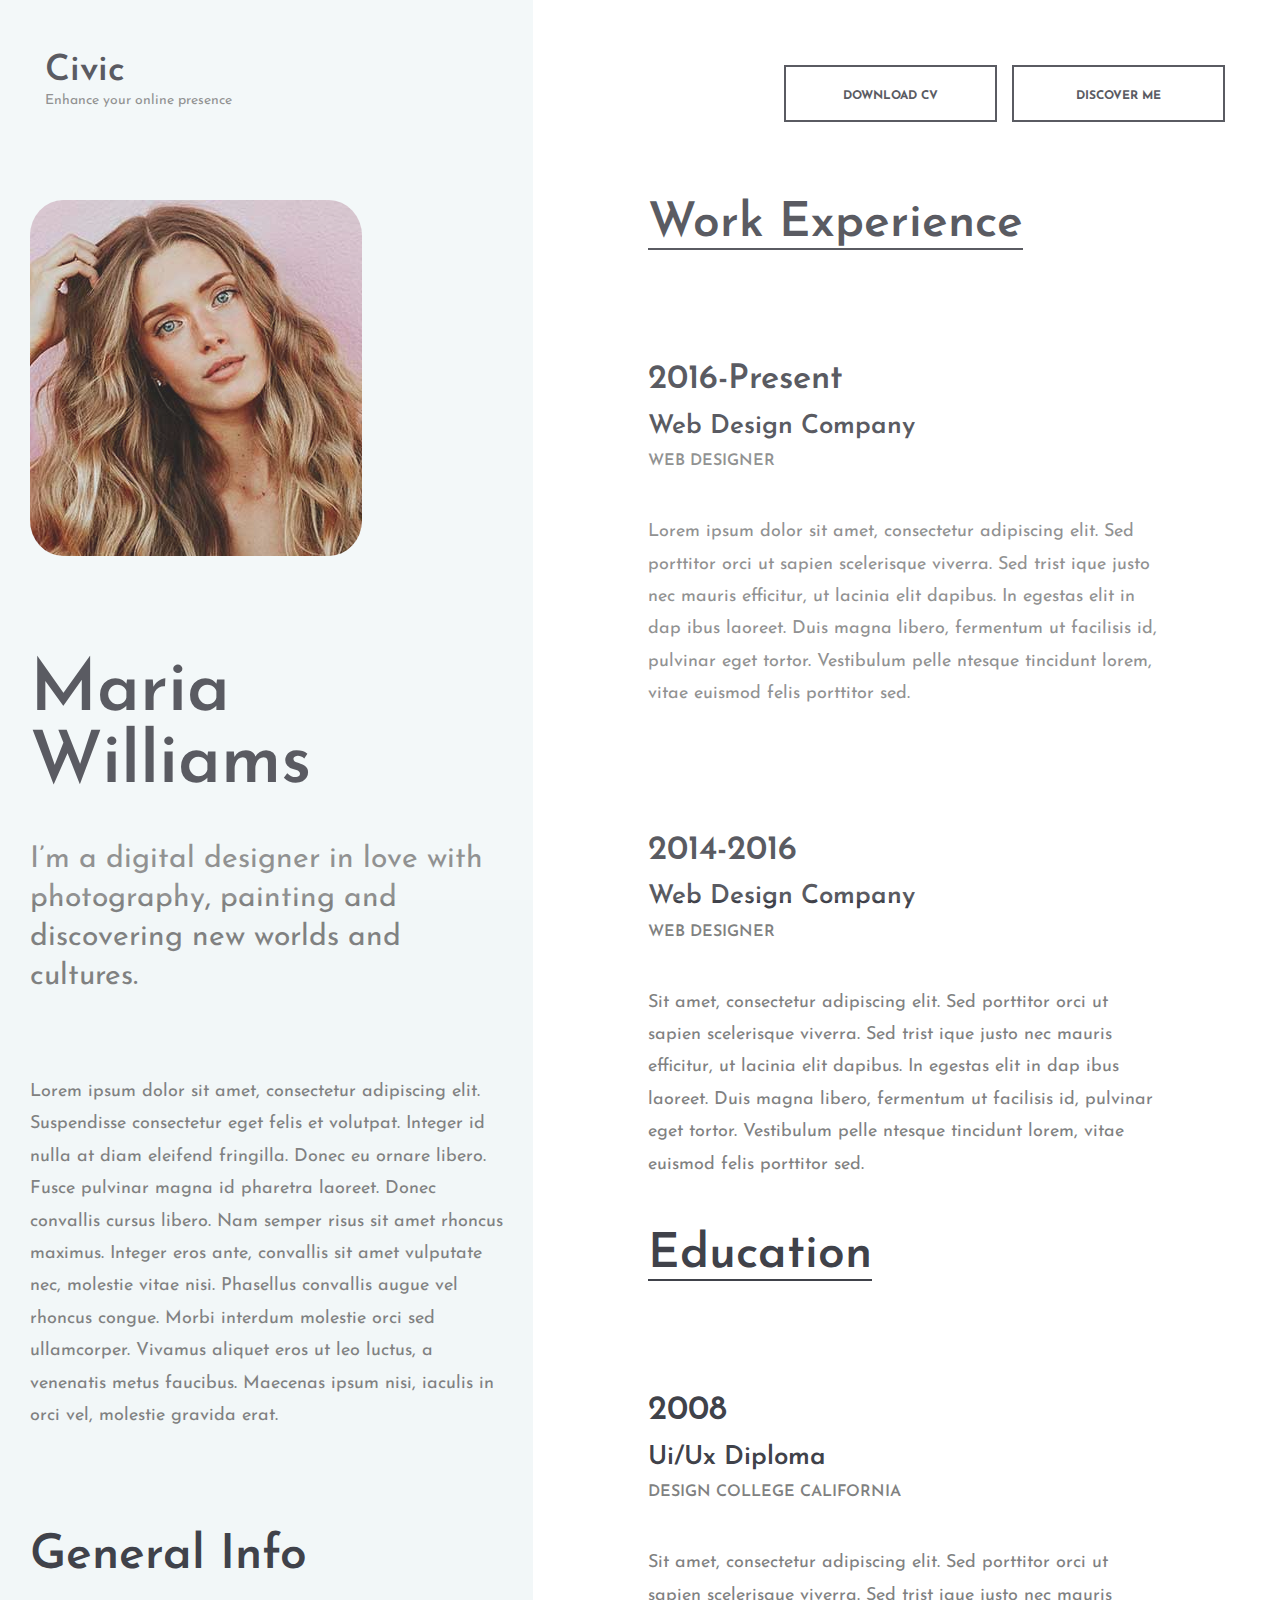
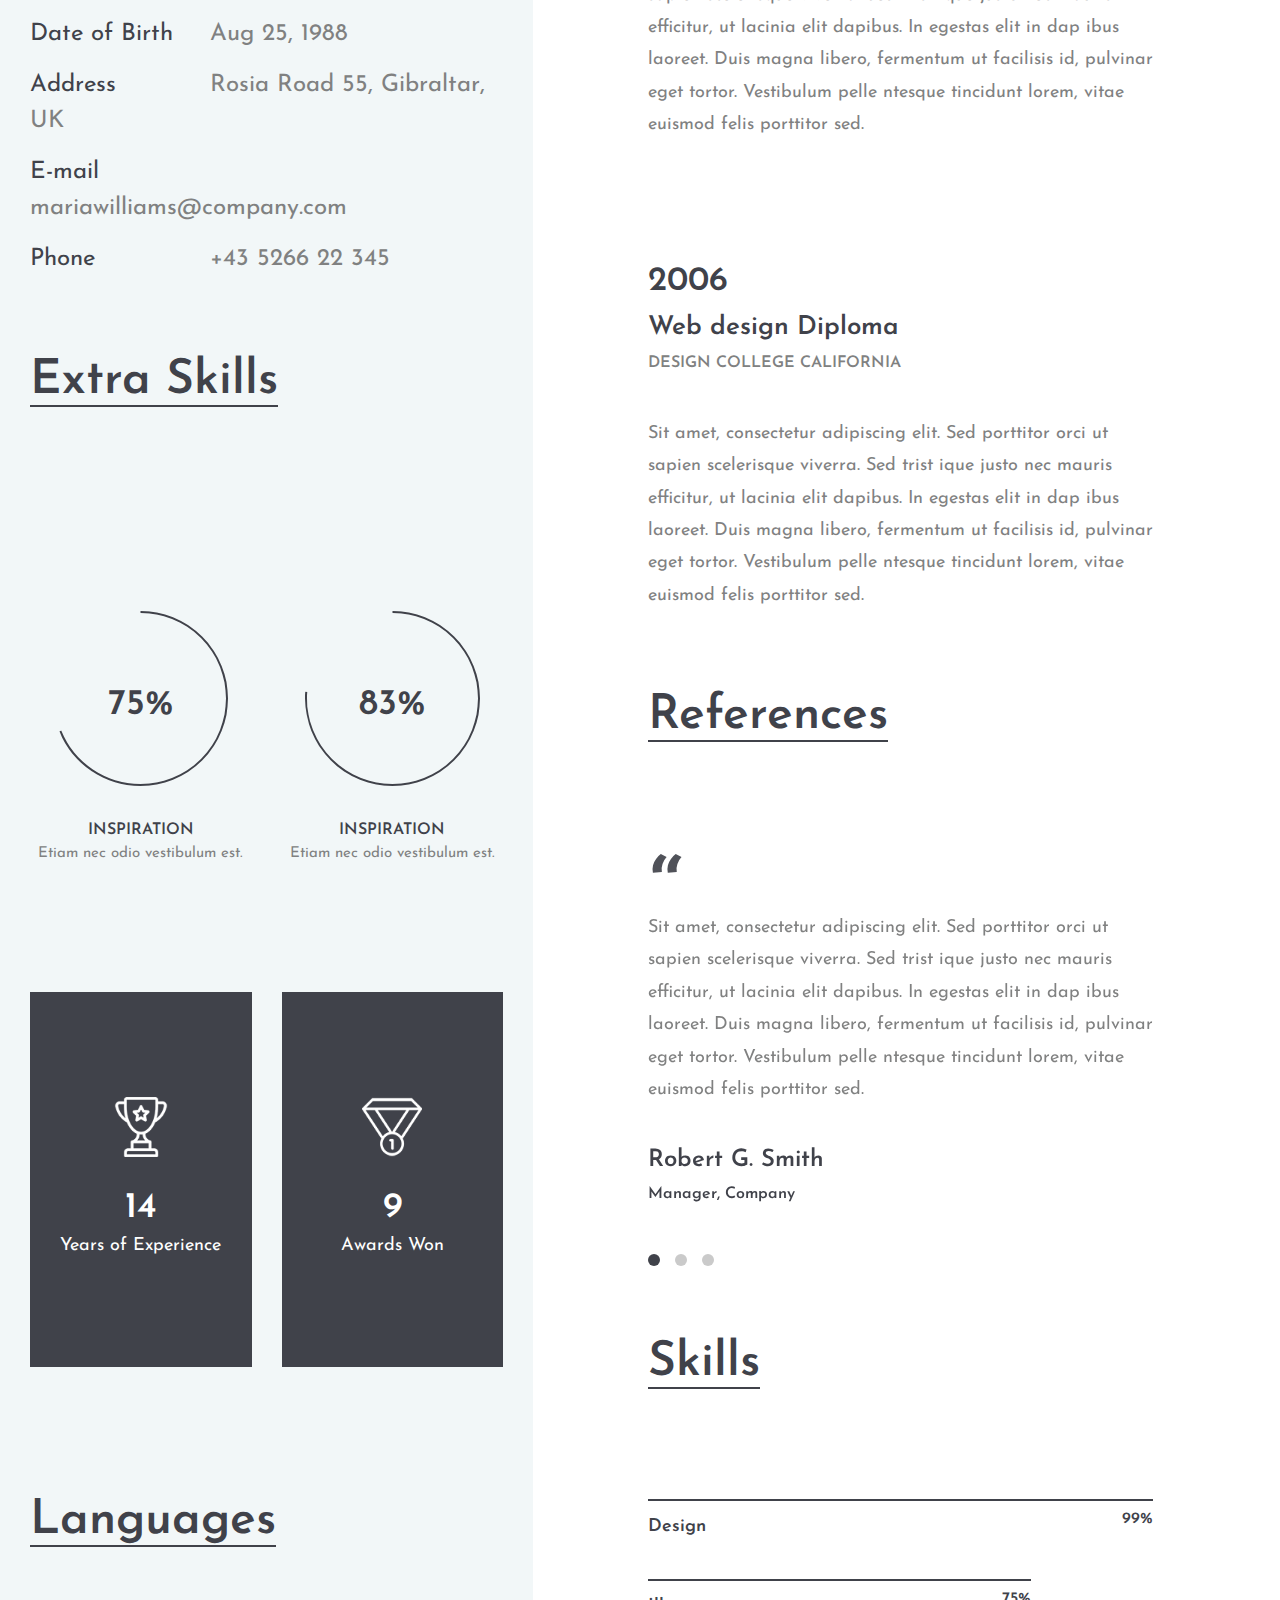
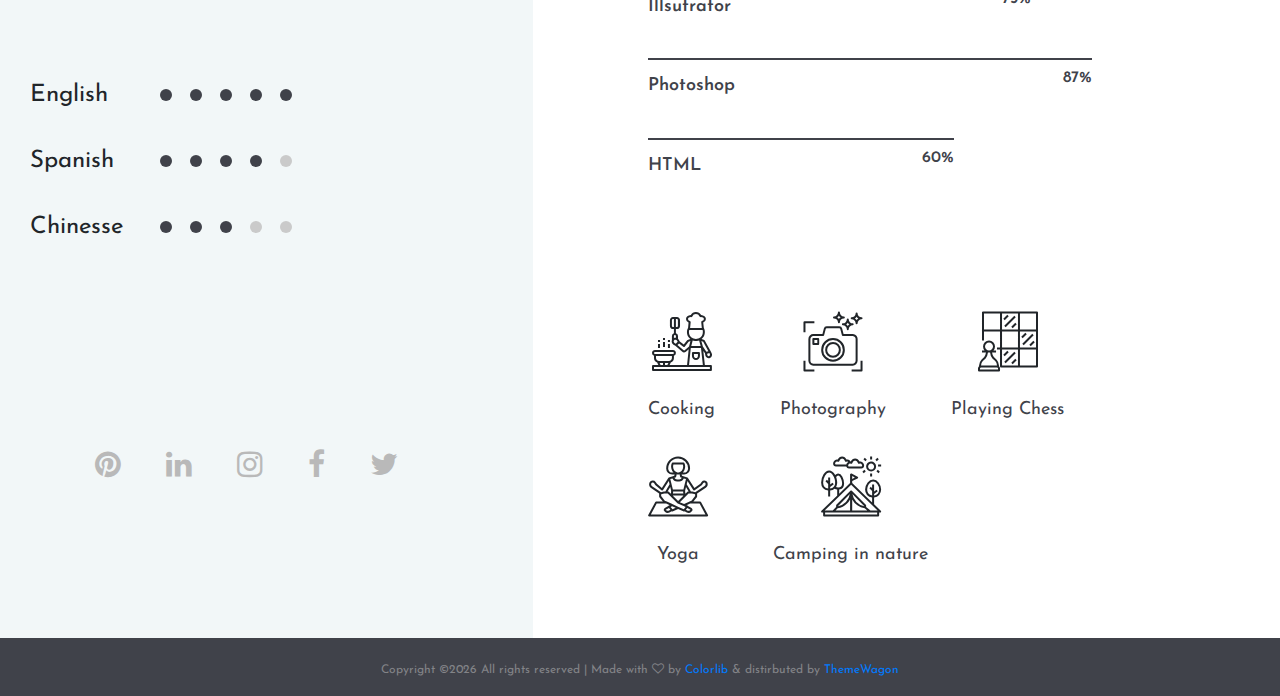
<file: new/home3.html>
<!DOCTYPE html>
<html lang="en">
<head>
	<title>Civic - CV Resume</title>
	<meta charset="UTF-8">
	<meta name="description" content="Civic - CV Resume">
	<meta name="keywords" content="resume, civic, onepage, creative, html">
	<meta name="viewport" content="width=device-width, initial-scale=1.0">
	<!-- Favicon -->   
	<link href="img/favicon.ico" rel="shortcut icon"/>

	<!-- Google Fonts -->
	<link href="https://fonts.googleapis.com/css?family=Josefin+Sans:400,400i,600,600i,700" rel="stylesheet">

	<!-- Stylesheets -->
	<link rel="stylesheet" href="css/bootstrap.min.css"/>
	<link rel="stylesheet" href="css/font-awesome.min.css"/>
	<link rel="stylesheet" href="css/flaticon.css"/>
	<link rel="stylesheet" href="css/owl.carousel.css"/>
	<link rel="stylesheet" href="css/magnific-popup.css"/>
	<link rel="stylesheet" href="css/style.css"/>


	<!--[if lt IE 9]>
	  <script src="https://oss.maxcdn.com/html5shiv/3.7.2/html5shiv.min.js"></script>
	  <script src="https://oss.maxcdn.com/respond/1.4.2/respond.min.js"></script>
	<![endif]-->

</head>
<body>
	<!-- Page Preloder -->
	<div id="preloder">
		<div class="loader"></div>
	</div>
	
	<div class="home-three-style">
		<!-- Header section start -->
		<header class="header-section">
			<div class="container-fluid">
				<div class="row">
					<div class="col-md-4">
						<div class="site-logo">
							<h2><a href="#">Civic</a></h2>
							<p>Enhance your online presence</p>
						</div>
					</div>
					<div class="col-md-8 text-md-right header-buttons">
						<a href="#" class="site-btn">Download CV</a>
						<a href="#" class="site-btn">Discover me</a>
					</div>
				</div>
			</div>
		</header>
		<!-- Header section end -->
		
		<div class="container-fluid p-0">
			<div class="row m-0">
				<div class="col-xl-5 col-lg-5 p-0">
					<div class="main-left-area h-100">
						<section class="intro-section">
							<figure class="hero-image">
								<img src="img/hero-3.jpg" alt="">
							</figure>
							<div class="hero-text">
								<h2>Maria<br>Williams</h2>
								<p>I’m a digital designer in love with photography, painting and discovering new worlds and cultures.</p>
							</div>
							<p class="mb-5">Lorem ipsum dolor sit amet, consectetur adipiscing elit. Suspendisse consectetur eget felis et volutpat. Integer id nulla at diam eleifend fringilla. Donec eu ornare libero. Fusce pulvinar magna id pharetra laoreet. Donec convallis cursus libero. Nam semper risus sit amet rhoncus maximus. Integer eros ante, convallis sit amet vulputate nec, molestie vitae nisi. Phasellus convallis augue vel rhoncus congue. Morbi interdum molestie orci sed ullamcorper. Vivamus aliquet eros ut leo luctus, a venenatis metus faucibus. Maecenas ipsum nisi, iaculis in orci vel, molestie gravida erat. </p>
							<div class="hero-info pt-5">
								<h2>General Info</h2>
								<ul>
									<li><span>Date of Birth</span>Aug 25, 1988</li>
									<li><span>Address</span>Rosia Road 55, Gibraltar, UK</li>
									<li><span>E-mail</span>mariawilliams@company.com</li>
									<li><span>Phone </span>+43 5266 22 345</li>
								</ul>
							</div>
						</section>

						<section class="extra-section spad">
							<div class="section-title">
								<h2>Extra Skills</h2>
							</div>
							<div class="row">
								<div class="col-md-6 text-center">
									<div class="fact-box trans">
										<div class="fact-content">
											<div class="circle-progress">
												<div id="progress1" class="prog-circle"></div>
												<div class="progress-info">
													<h2>75%</h2>
												</div>
												<div class="prog-title">
													<h3>Inspiration</h3>
													<p>Etiam nec odio vestibulum est.</p>
												</div>			
											</div>
										</div>
									</div>
								</div>
								<div class="col-md-6 text-center">
									<div class="fact-box trans">
										<div class="fact-content">
											<div class="circle-progress">
												<div id="progress2" class="prog-circle"></div>
												<div class="progress-info">
													<h2>83%</h2>
												</div>
												<div class="prog-title">
													<h3>Inspiration</h3>
													<p>Etiam nec odio vestibulum est.</p>
												</div>			
											</div>
										</div>
									</div>
								</div>
								<div class="col-md-6">
									<div class="fact-box">
										<div class="fact-content">
											<img src="img/icon/1-w.png" alt="">
											<h2>14</h2>
											<p>Years of Experience</p>
										</div>
									</div>
								</div>
								<div class="col-md-6">
									<div class="fact-box">
										<div class="fact-content">
											<img src="img/icon/2-w.png" alt="">
											<h2>9</h2>
											<p>Awards Won</p>
										</div>
									</div>
								</div>
							</div>
						</section>
						<section class="language-section spad">
							<div class="section-title">
								<h2>Languages</h2>
							</div>
							<ul class="language-progress">
								<li>English <div class="lan-prog" data-lanprogesss="5"></div></li>
								<li>Spanish <div class="lan-prog" data-lanprogesss="4"></div></li>
								<li>Chinesse <div class="lan-prog" data-lanprogesss="3"></div></li>
							</ul>
						</section>
						<div class="social-links">
							<a href=""><i class="fa fa-pinterest"></i></a>
							<a href=""><i class="fa fa-linkedin"></i></a>
							<a href=""><i class="fa fa-instagram"></i></a>
							<a href=""><i class="fa fa-facebook"></i></a>
							<a href=""><i class="fa fa-twitter"></i></a>
						</div>
					</div>
				</div>

				<div class="col-xl-6 col-lg-7">
					<div class="main-right-area">
						<!-- Resume section start -->
						<section class="resume-section spad pt-0">
							<div class="section-title">
								<h2>Work Experience</h2>
							</div>
							<ul class="resume-list">
								<li>
									<h2>2016-Present</h2>
									<h3>Web Design Company</h3>
									<h4>Web Designer</h4>
									<p>Lorem ipsum dolor sit amet, consectetur adipiscing elit. Sed porttitor orci ut sapien scelerisque viverra. Sed trist ique justo nec mauris efficitur, ut lacinia elit dapibus. In egestas elit in dap ibus laoreet. Duis magna libero, fermentum ut facilisis id, pulvinar eget tortor. Vestibulum pelle ntesque tincidunt lorem, vitae euismod felis porttitor sed. </p>
								</li>
								<li>
									<h2>2014-2016</h2>
									<h3>Web Design Company</h3>
									<h4>Web Designer</h4>
									<p>Sit amet, consectetur adipiscing elit. Sed porttitor orci ut sapien scelerisque viverra. Sed trist ique justo nec mauris efficitur, ut lacinia elit dapibus. In egestas elit in dap ibus laoreet. Duis magna libero, fermentum ut facilisis id, pulvinar eget tortor. Vestibulum pelle ntesque tincidunt lorem, vitae euismod felis porttitor sed. </p>
								</li>
							</ul>
						</section>
						<!-- Resume section end -->

						<!-- Resume section start -->
						<section class="resume-section">
							<div class="section-title">
								<h2>Education</h2>
							</div>
							<ul class="resume-list">
								<li>
									<h2>2008</h2>
									<h3>Ui/Ux Diploma</h3>
									<h4>Design College California</h4>
									<p>Sit amet, consectetur adipiscing elit. Sed porttitor orci ut sapien scelerisque viverra. Sed trist ique justo nec mauris efficitur, ut lacinia elit dapibus. In egestas elit in dap ibus laoreet. Duis magna libero, fermentum ut facilisis id, pulvinar eget tortor. Vestibulum pelle ntesque tincidunt lorem, vitae euismod felis porttitor sed. </p>
								</li>
								<li>
									<h2>2006</h2>
									<h3>Web design Diploma</h3>
									<h4>Design College California</h4>
									<p>Sit amet, consectetur adipiscing elit. Sed porttitor orci ut sapien scelerisque viverra. Sed trist ique justo nec mauris efficitur, ut lacinia elit dapibus. In egestas elit in dap ibus laoreet. Duis magna libero, fermentum ut facilisis id, pulvinar eget tortor. Vestibulum pelle ntesque tincidunt lorem, vitae euismod felis porttitor sed. </p>
								</li>
							</ul>
						</section>
						<!-- Resume section end -->
						
						<!-- Review section start -->
						<section class="review-section spad">
							<div class="section-title">
								<h2>References</h2>
							</div>
							<div class="review-slider owl-carousel">
								<div class="single-review">
									<div class="qut">“</div>
									<p>Sit amet, consectetur adipiscing elit. Sed porttitor orci ut sapien scelerisque viverra. Sed trist ique justo nec mauris efficitur, ut lacinia elit dapibus. In egestas elit in dap ibus laoreet. Duis magna libero, fermentum ut facilisis id, pulvinar eget tortor. Vestibulum pelle ntesque tincidunt lorem, vitae euismod felis porttitor sed. </p>
									<h3>Robert G. Smith</h3>
									<h4>Manager, Company</h4>
								</div>
								<div class="single-review">
									<div class="qut">“</div>
									<p>Sit amet, consectetur adipiscing elit. Sed porttitor orci ut sapien scelerisque viverra. Sed trist ique justo nec mauris efficitur, ut lacinia elit dapibus. In egestas elit in dap ibus laoreet. Duis magna libero, fermentum ut facilisis id, pulvinar eget tortor. Vestibulum pelle ntesque tincidunt lorem, vitae euismod felis porttitor sed. </p>
									<h3>Robert G. Smith</h3>
									<h4>Manager, Company</h4>
								</div>
								<div class="single-review">
									<div class="qut">“</div>
									<p>Sit amet, consectetur adipiscing elit. Sed porttitor orci ut sapien scelerisque viverra. Sed trist ique justo nec mauris efficitur, ut lacinia elit dapibus. In egestas elit in dap ibus laoreet. Duis magna libero, fermentum ut facilisis id, pulvinar eget tortor. Vestibulum pelle ntesque tincidunt lorem, vitae euismod felis porttitor sed. </p>
									<h3>Robert G. Smith</h3>
									<h4>Manager, Company</h4>
								</div>
							</div>
						</section>
						<!-- skill section start -->
						<div class="skill-section">
							<div class="section-title">
								<h2>Skills</h2>
							</div>
							<div class="skills">
								<div class="single-progress-item">
									<div class="progress-bar-style" data-progress="99"></div>
									<p>Design</p>
								</div>
								<div class="single-progress-item">
									<div class="progress-bar-style" data-progress="75"></div>
									<p>Illsutrator</p>
								</div>
								<div class="single-progress-item">
									<div class="progress-bar-style" data-progress="87"></div>
									<p>Photoshop</p>
								</div>
								<div class="single-progress-item">
									<div class="progress-bar-style" data-progress="60"></div>
									<p>HTML</p>
								</div>
							</div>
							<div class="icon-box-area spad">
								<div class="icon-box">
									<i class="flaticon-032-cooking"></i>
									<p>Cooking</p>
								</div>
								<div class="icon-box">
									<i class="flaticon-015-photo-camera"></i>
									<p>Photography</p>
								</div>
								<div class="icon-box">
									<i class="flaticon-013-chess-1"></i>
									<p>Playing Chess</p>
								</div>
								<div class="icon-box">
									<i class="flaticon-001-yoga"></i>
									<p>Yoga</p>
								</div>
								<div class="icon-box">
									<i class="flaticon-035-tent"></i>
									<p>Camping in nature</p>
								</div>
							</div>
						</div>
						<!-- skill section end -->
					</div>
				</div>
			</div>
		</div>
	</div>

	<!-- Footer section start -->
	<footer class="footer-section">
		<div class="container text-center">
			<div class="copyright"><!-- Link back to Colorlib can't be removed. Template is licensed under CC BY 3.0. -->
Copyright &copy;<script>document.write(new Date().getFullYear());</script> All rights reserved | Made with <i class="fa fa-heart-o" aria-hidden="true"></i> by <a href="https://colorlib.com" target="_blank">Colorlib</a> &amp; distirbuted by <a href="https://themewagon.com" target="_blank">ThemeWagon</a>
<!-- Link back to Colorlib can't be removed. Template is licensed under CC BY 3.0. -->
</div>
		</div>
	</footer>
	<!-- Footer section end -->
		

	<!--====== Javascripts & Jquery ======-->
	<script src="js/jquery-2.1.4.min.js"></script>
	<script src="js/bootstrap.min.js"></script>
	<script src="js/owl.carousel.min.js"></script>
	<script src="js/magnific-popup.min.js"></script>
	<script src="js/circle-progress.min.js"></script>
	<script src="js/main.js"></script>
</body>
</html>
</file>
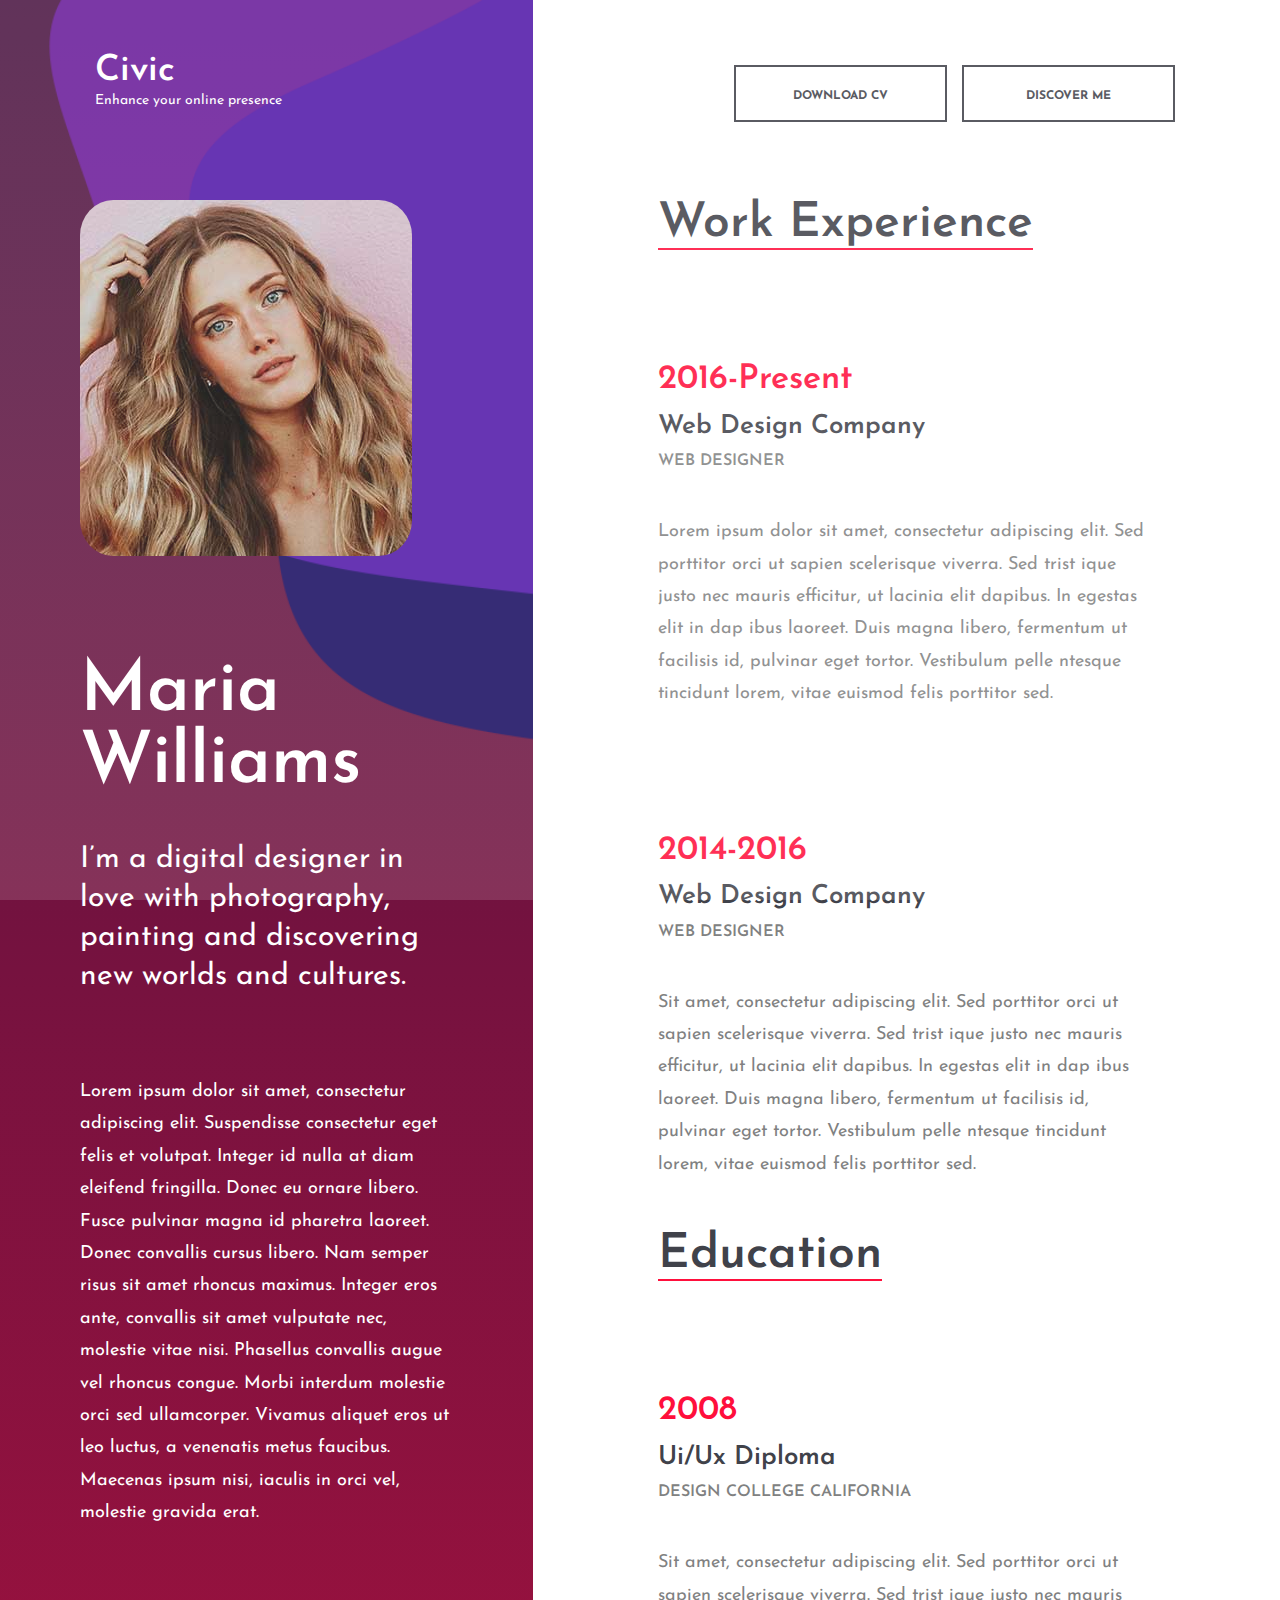
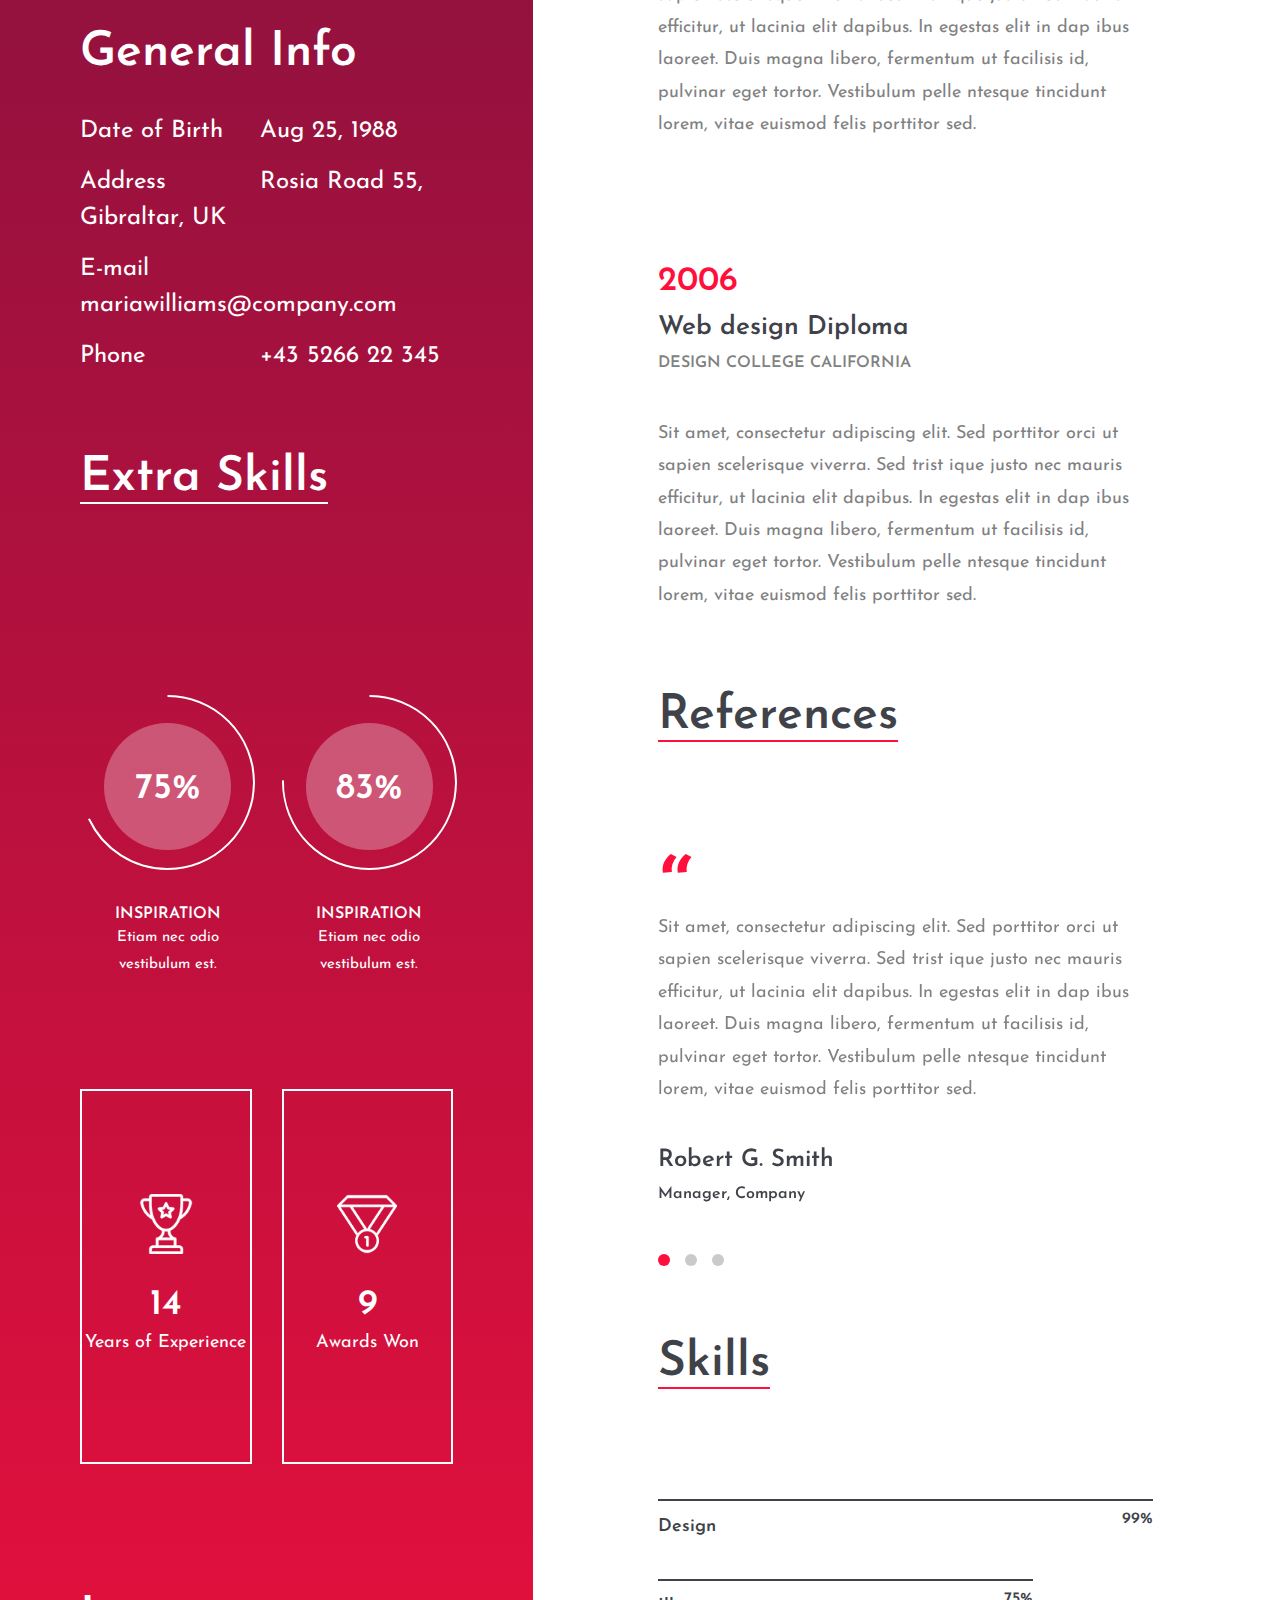
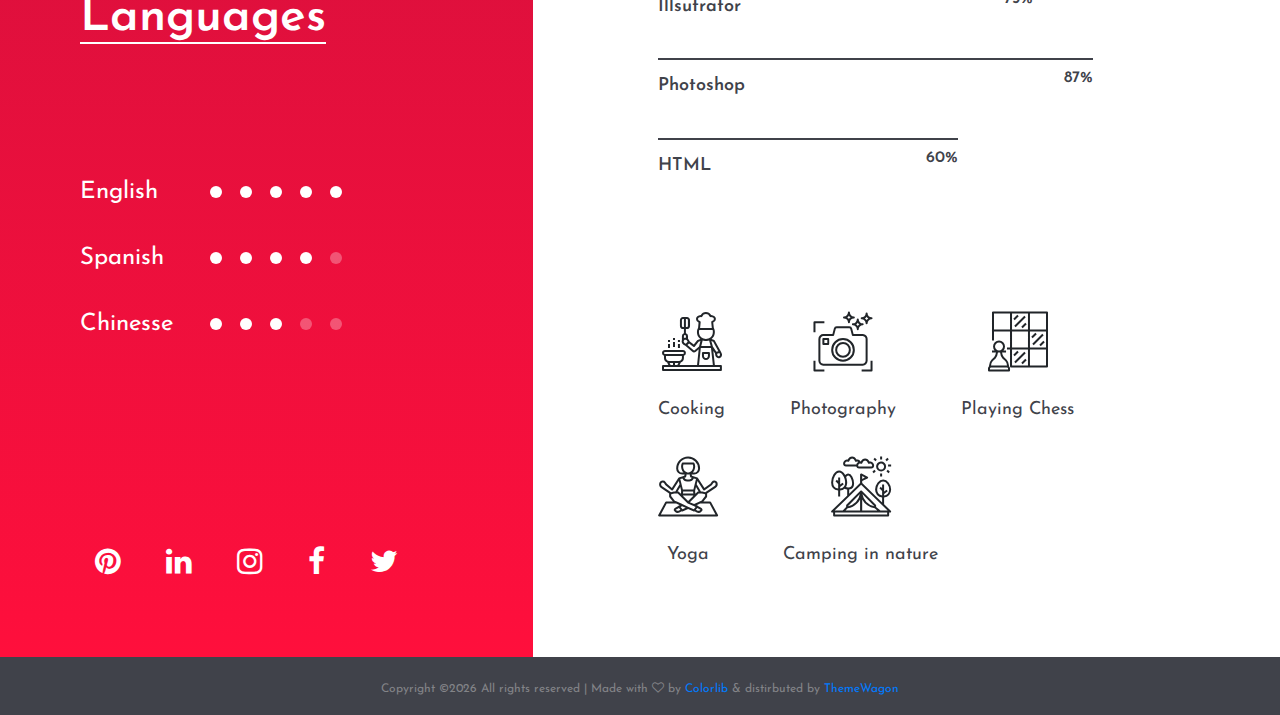
<file: new/home4.html>
<!DOCTYPE html>
<html lang="en">
<head>
	<title>Civic - CV Resume</title>
	<meta charset="UTF-8">
	<meta name="description" content="Civic - CV Resume">
	<meta name="keywords" content="resume, civic, onepage, creative, html">
	<meta name="viewport" content="width=device-width, initial-scale=1.0">
	<!-- Favicon -->   
	<link href="img/favicon.ico" rel="shortcut icon"/>

	<!-- Google Fonts -->
	<link href="https://fonts.googleapis.com/css?family=Josefin+Sans:400,400i,600,600i,700" rel="stylesheet">

	<!-- Stylesheets -->
	<link rel="stylesheet" href="css/bootstrap.min.css"/>
	<link rel="stylesheet" href="css/font-awesome.min.css"/>
	<link rel="stylesheet" href="css/flaticon.css"/>
	<link rel="stylesheet" href="css/owl.carousel.css"/>
	<link rel="stylesheet" href="css/magnific-popup.css"/>
	<link rel="stylesheet" href="css/style.css"/>


	<!--[if lt IE 9]>
	  <script src="https://oss.maxcdn.com/html5shiv/3.7.2/html5shiv.min.js"></script>
	  <script src="https://oss.maxcdn.com/respond/1.4.2/respond.min.js"></script>
	<![endif]-->

</head>
<body>
	<!-- Page Preloder -->
	<div id="preloder">
		<div class="loader"></div>
	</div>
	
	<div class="home-four-style">
		<!-- Header section start -->
		<header class="header-section">
			<div class="container-fluid">
				<div class="row">
					<div class="col-md-4">
						<div class="site-logo">
							<h2><a href="#">Civic</a></h2>
							<p>Enhance your online presence</p>
						</div>
					</div>
					<div class="col-md-8 text-md-right header-buttons">
						<a href="#" class="site-btn">Download CV</a>
						<a href="#" class="site-btn">Discover me</a>
					</div>
				</div>
			</div>
		</header>
		<!-- Header section end -->

		<div class="container-fluid p-0">
			<div class="row m-0">
				<div class="col-xl-5 col-lg-5 p-0">
					<div class="main-left-area h-100">
						<!-- hero section -->
						<section class="intro-section">
							<figure class="hero-image">
								<img src="img/hero-3.jpg" alt="">
							</figure>
							<div class="hero-text">
								<h2>Maria<br>Williams</h2>
								<p>I’m a digital designer in love with photography, painting and discovering new worlds and cultures.</p>
							</div>
							<p class="mb-5">Lorem ipsum dolor sit amet, consectetur adipiscing elit. Suspendisse consectetur eget felis et volutpat. Integer id nulla at diam eleifend fringilla. Donec eu ornare libero. Fusce pulvinar magna id pharetra laoreet. Donec convallis cursus libero. Nam semper risus sit amet rhoncus maximus. Integer eros ante, convallis sit amet vulputate nec, molestie vitae nisi. Phasellus convallis augue vel rhoncus congue. Morbi interdum molestie orci sed ullamcorper. Vivamus aliquet eros ut leo luctus, a venenatis metus faucibus. Maecenas ipsum nisi, iaculis in orci vel, molestie gravida erat. </p>
							<div class="hero-info pt-5">
								<h2>General Info</h2>
								<ul>
									<li><span>Date of Birth</span>Aug 25, 1988</li>
									<li><span>Address</span>Rosia Road 55, Gibraltar, UK</li>
									<li><span>E-mail</span>mariawilliams@company.com</li>
									<li><span>Phone </span>+43 5266 22 345</li>
								</ul>
							</div>
						</section>
						<!-- extra section -->
						<section class="extra-section spad">
							<div class="section-title">
								<h2>Extra Skills</h2>
							</div>
							<div class="row">
								<div class="col-md-6 text-center">
									<div class="fact-box trans">
										<div class="fact-content">
											<div class="circle-progress">
												<div id="progress3" class="prog-circle"></div>
												<div class="progress-info">
													<h2>75%</h2>
												</div>
												<div class="prog-title">
													<h3>Inspiration</h3>
													<p>Etiam nec odio vestibulum est.</p>
												</div>			
											</div>
										</div>
									</div>
								</div>
								<div class="col-md-6 text-center">
									<div class="fact-box trans">
										<div class="fact-content">
											<div class="circle-progress">
												<div id="progress4" class="prog-circle"></div>
												<div class="progress-info">
													<h2>83%</h2>
												</div>
												<div class="prog-title">
													<h3>Inspiration</h3>
													<p>Etiam nec odio vestibulum est.</p>
												</div>			
											</div>
										</div>
									</div>
								</div>
								<div class="col-md-6">
									<div class="fact-box">
										<div class="fact-content">
											<img src="img/icon/1-w.png" alt="">
											<h2>14</h2>
											<p>Years of Experience</p>
										</div>
									</div>
								</div>
								<div class="col-md-6">
									<div class="fact-box">
										<div class="fact-content">
											<img src="img/icon/2-w.png" alt="">
											<h2>9</h2>
											<p>Awards Won</p>
										</div>
									</div>
								</div>
							</div>
						</section>
						<!-- language skill section -->
						<section class="language-section spad">
							<div class="section-title">
								<h2>Languages</h2>
							</div>
							<ul class="language-progress">
								<li>English <div class="lan-prog" data-lanprogesss="5"></div></li>
								<li>Spanish <div class="lan-prog" data-lanprogesss="4"></div></li>
								<li>Chinesse <div class="lan-prog" data-lanprogesss="3"></div></li>
							</ul>
						</section>
						<div class="social-links">
							<a href=""><i class="fa fa-pinterest"></i></a>
							<a href=""><i class="fa fa-linkedin"></i></a>
							<a href=""><i class="fa fa-instagram"></i></a>
							<a href=""><i class="fa fa-facebook"></i></a>
							<a href=""><i class="fa fa-twitter"></i></a>
						</div>
					</div>
				</div>
				<div class="col-xl-6 col-lg-7">
					<div class="main-right-area">
						<!-- Resume section start -->
						<section class="resume-section spad pt-0">
							<div class="section-title">
								<h2>Work Experience</h2>
							</div>
							<ul class="resume-list">
								<li>
									<h2>2016-Present</h2>
									<h3>Web Design Company</h3>
									<h4>Web Designer</h4>
									<p>Lorem ipsum dolor sit amet, consectetur adipiscing elit. Sed porttitor orci ut sapien scelerisque viverra. Sed trist ique justo nec mauris efficitur, ut lacinia elit dapibus. In egestas elit in dap ibus laoreet. Duis magna libero, fermentum ut facilisis id, pulvinar eget tortor. Vestibulum pelle ntesque tincidunt lorem, vitae euismod felis porttitor sed. </p>
								</li>
								<li>
									<h2>2014-2016</h2>
									<h3>Web Design Company</h3>
									<h4>Web Designer</h4>
									<p>Sit amet, consectetur adipiscing elit. Sed porttitor orci ut sapien scelerisque viverra. Sed trist ique justo nec mauris efficitur, ut lacinia elit dapibus. In egestas elit in dap ibus laoreet. Duis magna libero, fermentum ut facilisis id, pulvinar eget tortor. Vestibulum pelle ntesque tincidunt lorem, vitae euismod felis porttitor sed. </p>
								</li>
							</ul>
						</section>
						<!-- Resume section end -->

						<!-- Resume section start -->
						<section class="resume-section">
							<div class="section-title">
								<h2>Education</h2>
							</div>
							<ul class="resume-list">
								<li>
									<h2>2008</h2>
									<h3>Ui/Ux Diploma</h3>
									<h4>Design College California</h4>
									<p>Sit amet, consectetur adipiscing elit. Sed porttitor orci ut sapien scelerisque viverra. Sed trist ique justo nec mauris efficitur, ut lacinia elit dapibus. In egestas elit in dap ibus laoreet. Duis magna libero, fermentum ut facilisis id, pulvinar eget tortor. Vestibulum pelle ntesque tincidunt lorem, vitae euismod felis porttitor sed. </p>
								</li>
								<li>
									<h2>2006</h2>
									<h3>Web design Diploma</h3>
									<h4>Design College California</h4>
									<p>Sit amet, consectetur adipiscing elit. Sed porttitor orci ut sapien scelerisque viverra. Sed trist ique justo nec mauris efficitur, ut lacinia elit dapibus. In egestas elit in dap ibus laoreet. Duis magna libero, fermentum ut facilisis id, pulvinar eget tortor. Vestibulum pelle ntesque tincidunt lorem, vitae euismod felis porttitor sed. </p>
								</li>
							</ul>
						</section>
						<!-- Resume section end -->

						
						<!-- Review section start -->
						<section class="review-section spad">
							<div class="section-title">
								<h2>References</h2>
							</div>
							<div class="review-slider owl-carousel">
								<div class="single-review">
									<div class="qut">“</div>
									<p>Sit amet, consectetur adipiscing elit. Sed porttitor orci ut sapien scelerisque viverra. Sed trist ique justo nec mauris efficitur, ut lacinia elit dapibus. In egestas elit in dap ibus laoreet. Duis magna libero, fermentum ut facilisis id, pulvinar eget tortor. Vestibulum pelle ntesque tincidunt lorem, vitae euismod felis porttitor sed. </p>
									<h3>Robert G. Smith</h3>
									<h4>Manager, Company</h4>
								</div>
								<div class="single-review">
									<div class="qut">“</div>
									<p>Sit amet, consectetur adipiscing elit. Sed porttitor orci ut sapien scelerisque viverra. Sed trist ique justo nec mauris efficitur, ut lacinia elit dapibus. In egestas elit in dap ibus laoreet. Duis magna libero, fermentum ut facilisis id, pulvinar eget tortor. Vestibulum pelle ntesque tincidunt lorem, vitae euismod felis porttitor sed. </p>
									<h3>Robert G. Smith</h3>
									<h4>Manager, Company</h4>
								</div>
								<div class="single-review">
									<div class="qut">“</div>
									<p>Sit amet, consectetur adipiscing elit. Sed porttitor orci ut sapien scelerisque viverra. Sed trist ique justo nec mauris efficitur, ut lacinia elit dapibus. In egestas elit in dap ibus laoreet. Duis magna libero, fermentum ut facilisis id, pulvinar eget tortor. Vestibulum pelle ntesque tincidunt lorem, vitae euismod felis porttitor sed. </p>
									<h3>Robert G. Smith</h3>
									<h4>Manager, Company</h4>
								</div>
							</div>
						</section>
						<!-- skill section start -->
						<div class="skill-section">
							<div class="section-title">
								<h2>Skills</h2>
							</div>
							<!-- progress bars -->
							<div class="skills">
								<div class="single-progress-item">
									<div class="progress-bar-style" data-progress="99"></div>
									<p>Design</p>
								</div>
								<div class="single-progress-item">
									<div class="progress-bar-style" data-progress="75"></div>
									<p>Illsutrator</p>
								</div>
								<div class="single-progress-item">
									<div class="progress-bar-style" data-progress="87"></div>
									<p>Photoshop</p>
								</div>
								<div class="single-progress-item">
									<div class="progress-bar-style" data-progress="60"></div>
									<p>HTML</p>
								</div>
							</div>
							<!-- icon boxes -->
							<div class="icon-box-area spad">
								<div class="icon-box">
									<i class="flaticon-032-cooking"></i>
									<p>Cooking</p>
								</div>
								<div class="icon-box">
									<i class="flaticon-015-photo-camera"></i>
									<p>Photography</p>
								</div>
								<div class="icon-box">
									<i class="flaticon-013-chess-1"></i>
									<p>Playing Chess</p>
								</div>
								<div class="icon-box">
									<i class="flaticon-001-yoga"></i>
									<p>Yoga</p>
								</div>
								<div class="icon-box">
									<i class="flaticon-035-tent"></i>
									<p>Camping in nature</p>
								</div>
							</div>
						</div>
						<!-- skill section end -->
					</div>
				</div>
			</div>
		</div>
	</div>
	<!-- Footer section start -->
	<footer class="footer-section">
		<div class="container text-center">
			<div class="copyright"><!-- Link back to Colorlib can't be removed. Template is licensed under CC BY 3.0. -->
Copyright &copy;<script>document.write(new Date().getFullYear());</script> All rights reserved | Made with <i class="fa fa-heart-o" aria-hidden="true"></i> by <a href="https://colorlib.com" target="_blank">Colorlib</a> &amp; distirbuted by <a href="https://themewagon.com" target="_blank">ThemeWagon</a>
<!-- Link back to Colorlib can't be removed. Template is licensed under CC BY 3.0. -->
</div>
		</div>
	</footer>
	<!-- Footer section end -->
		

	<!--====== Javascripts & Jquery ======-->
	<script src="js/jquery-2.1.4.min.js"></script>
	<script src="js/bootstrap.min.js"></script>
	<script src="js/owl.carousel.min.js"></script>
	<script src="js/magnific-popup.min.js"></script>
	<script src="js/circle-progress.min.js"></script>
	<script src="js/main.js"></script>
</body>
</html>
</file>
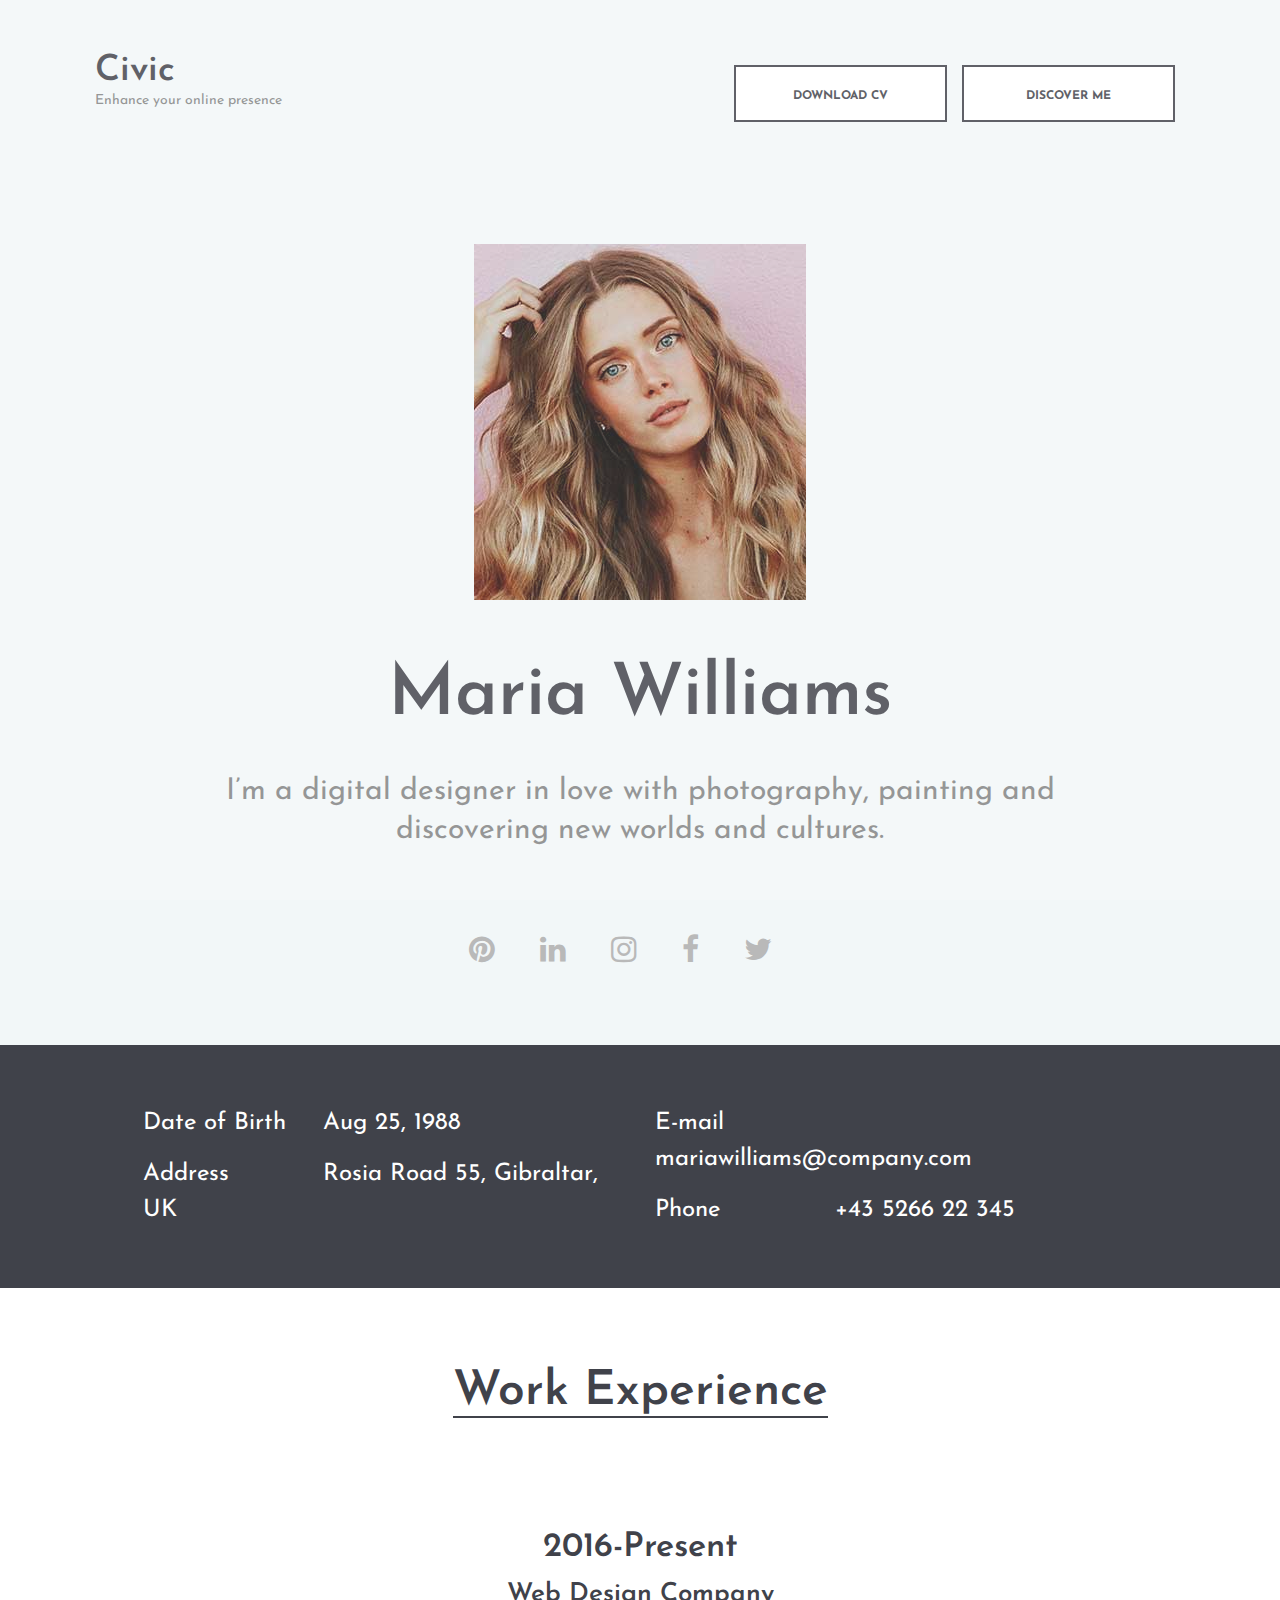
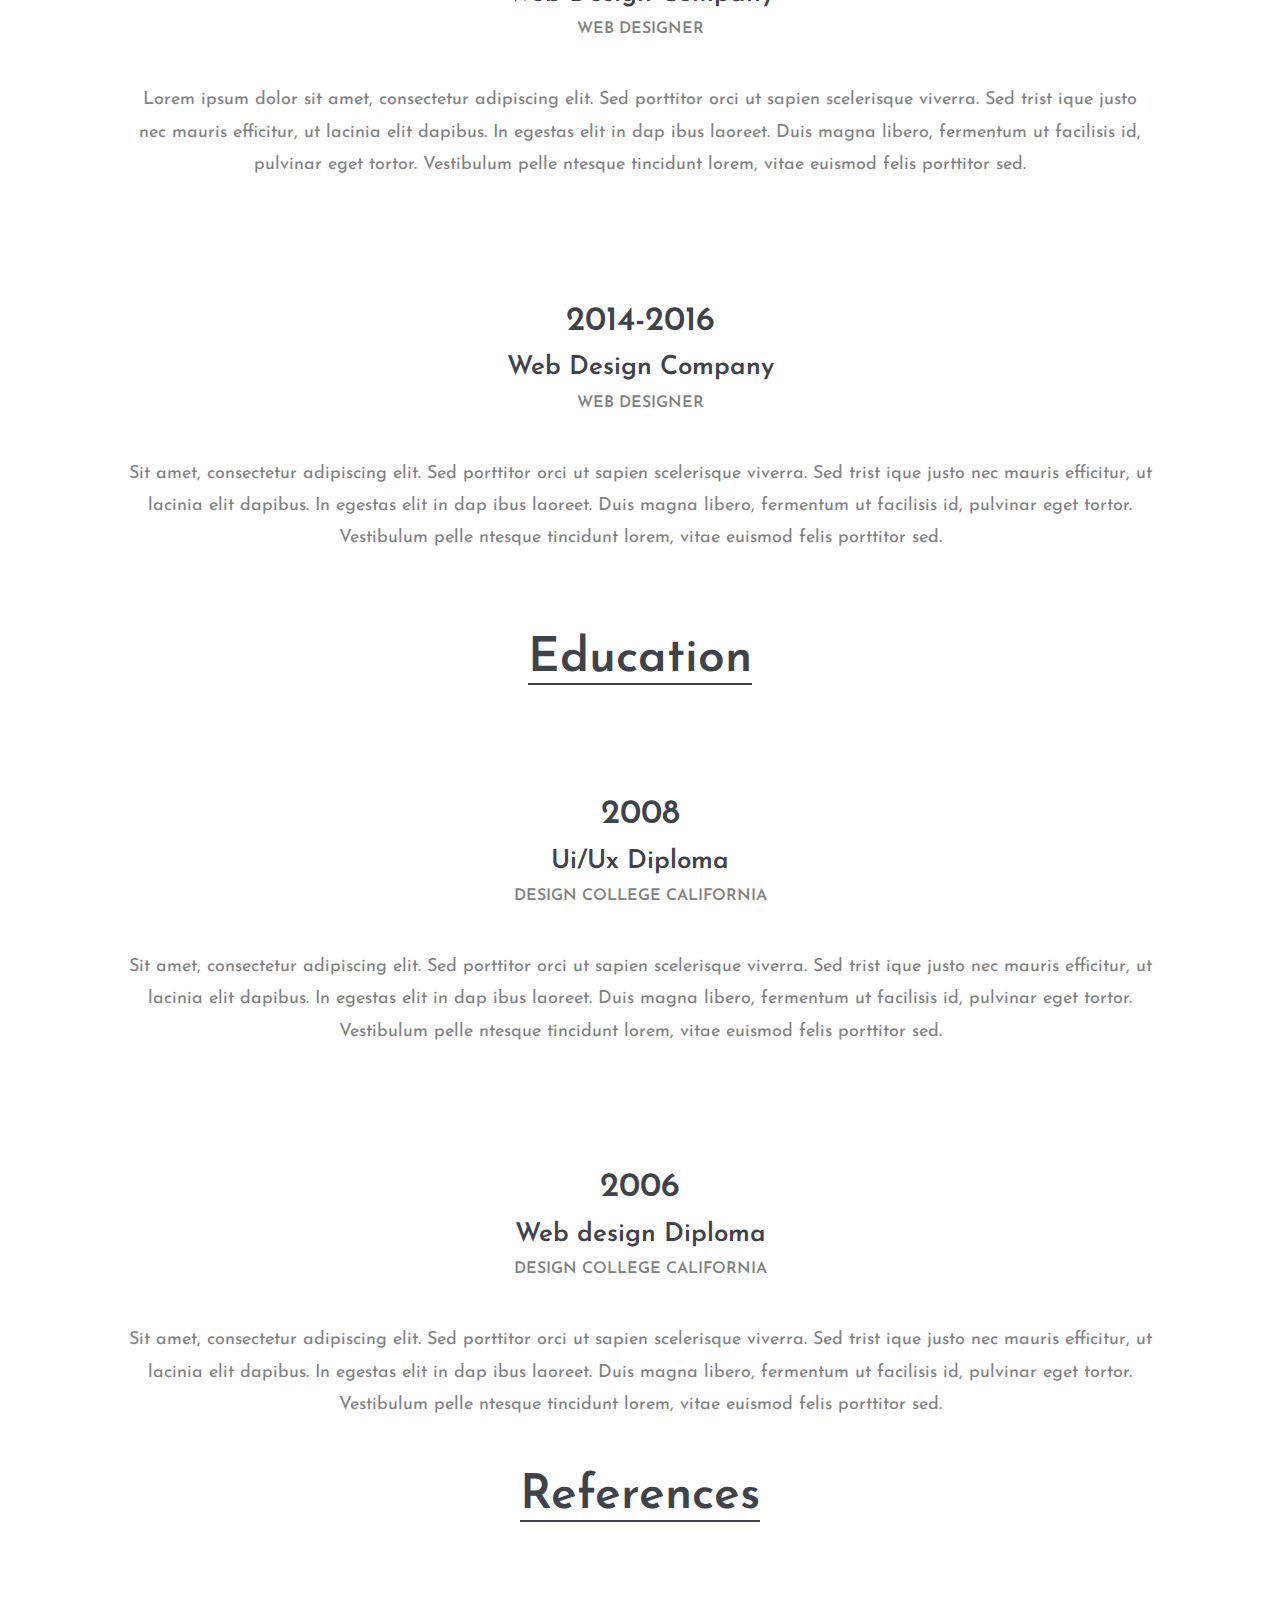
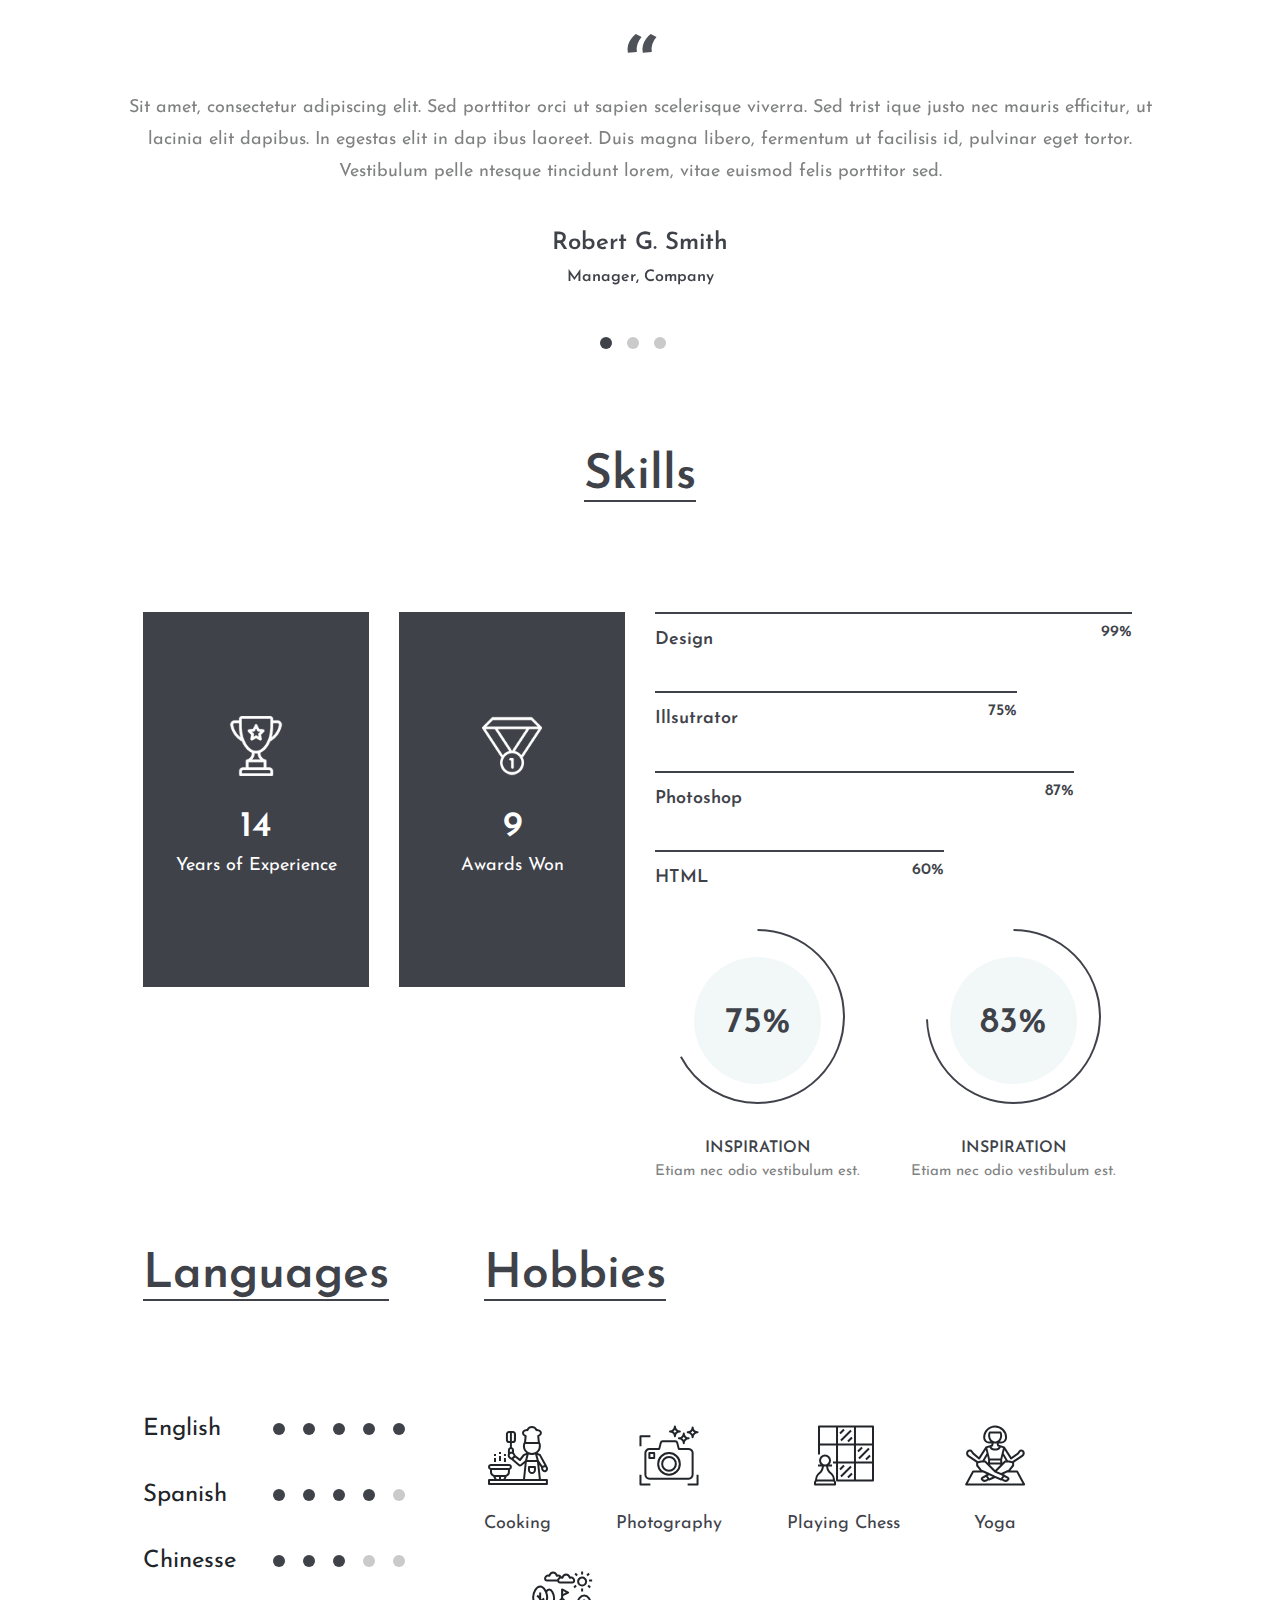
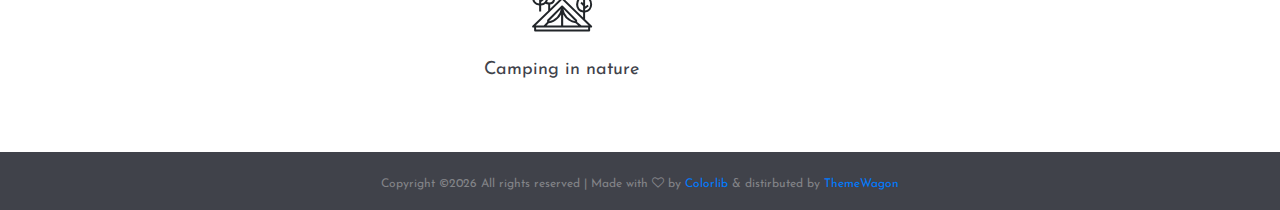
<file: new/home5.html>
<!DOCTYPE html>
<html lang="en">
<head>
	<title>Civic - CV Resume</title>
	<meta charset="UTF-8">
	<meta name="description" content="Civic - CV Resume">
	<meta name="keywords" content="resume, civic, onepage, creative, html">
	<meta name="viewport" content="width=device-width, initial-scale=1.0">
	<!-- Favicon -->   
	<link href="img/favicon.ico" rel="shortcut icon"/>

	<!-- Google Fonts -->
	<link href="https://fonts.googleapis.com/css?family=Josefin+Sans:400,400i,600,600i,700" rel="stylesheet">

	<!-- Stylesheets -->
	<link rel="stylesheet" href="css/bootstrap.min.css"/>
	<link rel="stylesheet" href="css/font-awesome.min.css"/>
	<link rel="stylesheet" href="css/flaticon.css"/>
	<link rel="stylesheet" href="css/owl.carousel.css"/>
	<link rel="stylesheet" href="css/magnific-popup.css"/>
	<link rel="stylesheet" href="css/style.css"/>


	<!--[if lt IE 9]>
	  <script src="https://oss.maxcdn.com/html5shiv/3.7.2/html5shiv.min.js"></script>
	  <script src="https://oss.maxcdn.com/respond/1.4.2/respond.min.js"></script>
	<![endif]-->

</head>
<body>
	<!-- Page Preloder -->
	<div id="preloder">
		<div class="loader"></div>
	</div>
	
	<div class="home-five-style">
		<!-- Header section start -->
		<header class="header-section">
			<div class="container-fluid">
				<div class="row">
					<div class="col-md-5">
						<div class="site-logo">
							<h2><a href="#">Civic</a></h2>
							<p>Enhance your online presence</p>
						</div>
					</div>
					<div class="col-md-7 text-md-right header-buttons">
						<a href="#" class="site-btn">Download CV</a>
						<a href="#" class="site-btn">Discover me</a>
					</div>
				</div>
			</div>
		</header>
		<!-- Header section end -->

		<!-- Hero section start -->
		<section class="hero-section">
			<div class="container-fluid text-center">
				<img src="img/hero-3.jpg" alt="">
				<div class="hero-text">
					<h2>Maria Williams</h2>
					<p>I’m a digital designer in love with photography, painting and<br>discovering new worlds and cultures.</p>
				</div>
				<div class="social-links">
					<a href=""><i class="fa fa-pinterest"></i></a>
					<a href=""><i class="fa fa-linkedin"></i></a>
					<a href=""><i class="fa fa-instagram"></i></a>
					<a href=""><i class="fa fa-facebook"></i></a>
					<a href=""><i class="fa fa-twitter"></i></a>
				</div>
			</div>
		</section>
		<!-- Hero section end -->

		<!-- Info section start -->
		<div class="info-section">
			<div class="container-fluid">
				<div class="row">
					<div class="col-xl-8 offset-xl-2 container-warp">
						<div class="row">
							<div class="col-md-6">
								<div class="hero-info mb-4 mb-md-0">
									<ul>
										<li><span>Date of Birth</span>Aug 25, 1988</li>
										<li><span>Address</span>Rosia Road 55, Gibraltar, UK</li>
									</ul>
								</div>
							</div>
							<div class="col-md-6">
								<div class="hero-info">
									<ul>
										<li><span>E-mail</span>mariawilliams@company.com</li>
										<li><span>Phone </span>+43 5266 22 345</li>
									</ul>
								</div>
							</div>
						</div>
					</div>
				</div>
			</div>
		</div>
		<!-- Info section end -->

		<!-- Resume section start -->
		<section class="resume-section spad">
			<div class="container-fluid">
				<div class="row">
					<div class="col-lg-10 col-xl-6 offset-lg-1 offset-xl-3 container-warp text-center p-xl-0">
						<div class="section-title">
							<h2>Work Experience</h2>
						</div>
						<ul class="resume-list">
							<li>
								<h2>2016-Present</h2>
								<h3>Web Design Company</h3>
								<h4>Web Designer</h4>
								<p>Lorem ipsum dolor sit amet, consectetur adipiscing elit. Sed porttitor orci ut sapien scelerisque viverra. Sed trist ique justo nec mauris efficitur, ut lacinia elit dapibus. In egestas elit in dap ibus laoreet. Duis magna libero, fermentum ut facilisis id, pulvinar eget tortor. Vestibulum pelle ntesque tincidunt lorem, vitae euismod felis porttitor sed. </p>
							</li>
							<li>
								<h2>2014-2016</h2>
								<h3>Web Design Company</h3>
								<h4>Web Designer</h4>
								<p>Sit amet, consectetur adipiscing elit. Sed porttitor orci ut sapien scelerisque viverra. Sed trist ique justo nec mauris efficitur, ut lacinia elit dapibus. In egestas elit in dap ibus laoreet. Duis magna libero, fermentum ut facilisis id, pulvinar eget tortor. Vestibulum pelle ntesque tincidunt lorem, vitae euismod felis porttitor sed. </p>
							</li>
						</ul>
						<div class="spad">
							<div class="section-title">
								<h2>Education</h2>
							</div>
							<ul class="resume-list">
								<li>
									<h2>2008</h2>
									<h3>Ui/Ux Diploma</h3>
									<h4>Design College California</h4>
									<p>Sit amet, consectetur adipiscing elit. Sed porttitor orci ut sapien scelerisque viverra. Sed trist ique justo nec mauris efficitur, ut lacinia elit dapibus. In egestas elit in dap ibus laoreet. Duis magna libero, fermentum ut facilisis id, pulvinar eget tortor. Vestibulum pelle ntesque tincidunt lorem, vitae euismod felis porttitor sed. </p>
								</li>
								<li>
									<h2>2006</h2>
									<h3>Web design Diploma</h3>
									<h4>Design College California</h4>
									<p>Sit amet, consectetur adipiscing elit. Sed porttitor orci ut sapien scelerisque viverra. Sed trist ique justo nec mauris efficitur, ut lacinia elit dapibus. In egestas elit in dap ibus laoreet. Duis magna libero, fermentum ut facilisis id, pulvinar eget tortor. Vestibulum pelle ntesque tincidunt lorem, vitae euismod felis porttitor sed. </p>
								</li>
							</ul>
						</div>
						<div class="section-title">
							<h2>References</h2>
						</div>
						<!-- review slider -->
						<div class="review-slider owl-carousel">
							<div class="single-review">
								<div class="qut">“</div>
								<p>Sit amet, consectetur adipiscing elit. Sed porttitor orci ut sapien scelerisque viverra. Sed trist ique justo nec mauris efficitur, ut lacinia elit dapibus. In egestas elit in dap ibus laoreet. Duis magna libero, fermentum ut facilisis id, pulvinar eget tortor. Vestibulum pelle ntesque tincidunt lorem, vitae euismod felis porttitor sed. </p>
								<h3>Robert G. Smith</h3>
								<h4>Manager, Company</h4>
							</div>
							<div class="single-review">
								<div class="qut">“</div>
								<p>Sit amet, consectetur adipiscing elit. Sed porttitor orci ut sapien scelerisque viverra. Sed trist ique justo nec mauris efficitur, ut lacinia elit dapibus. In egestas elit in dap ibus laoreet. Duis magna libero, fermentum ut facilisis id, pulvinar eget tortor. Vestibulum pelle ntesque tincidunt lorem, vitae euismod felis porttitor sed. </p>
								<h3>Robert G. Smith</h3>
								<h4>Manager, Company</h4>
							</div>
							<div class="single-review">
								<div class="qut">“</div>
								<p>Sit amet, consectetur adipiscing elit. Sed porttitor orci ut sapien scelerisque viverra. Sed trist ique justo nec mauris efficitur, ut lacinia elit dapibus. In egestas elit in dap ibus laoreet. Duis magna libero, fermentum ut facilisis id, pulvinar eget tortor. Vestibulum pelle ntesque tincidunt lorem, vitae euismod felis porttitor sed. </p>
								<h3>Robert G. Smith</h3>
								<h4>Manager, Company</h4>
							</div>
						</div>
					</div>
					<div class="col-lg-10 col-xl-8 offset-lg-1 offset-xl-2 container-warp">
						<!-- skill section start -->
						<section class="skill-section spad">
							<div class="section-title text-center">
								<h2>Skills</h2>
							</div>
							<div class="row">
								<div class="col-lg-6">
									<div class="row">
										<div class="col-md-6">
											<div class="fact-box">
												<div class="fact-content">
													<img src="img/icon/1-w.png" alt="">
													<h2>14</h2>
													<p>Years of Experience</p>
												</div>
											</div>
										</div>
										<div class="col-md-6">
											<div class="fact-box">
												<div class="fact-content">
													<img src="img/icon/2-w.png" alt="">
													<h2>9</h2>
													<p>Awards Won</p>
												</div>
											</div>
										</div>
									</div>
								</div>
								<div class="col-lg-6">
									<div class="skills pt-5 pt-lg-0">
										<div class="single-progress-item">
											<div class="progress-bar-style" data-progress="99"></div>
											<p>Design</p>
										</div>
										<div class="single-progress-item">
											<div class="progress-bar-style" data-progress="75"></div>
											<p>Illsutrator</p>
										</div>
										<div class="single-progress-item">
											<div class="progress-bar-style" data-progress="87"></div>
											<p>Photoshop</p>
										</div>
										<div class="single-progress-item">
											<div class="progress-bar-style" data-progress="60"></div>
											<p>HTML</p>
										</div>
									</div>
									<div class="row">
										<div class="col-md-6">
											<div class="circle-progress">
												<div id="progress1" class="prog-circle"></div>
												<div class="progress-info">
													<h2>75%</h2>
												</div>
												<div class="prog-title">
													<h3>Inspiration</h3>
													<p>Etiam nec odio vestibulum est.</p>
												</div>			
											</div>
										</div>
										<div class="col-md-6">
											<div class="circle-progress">
												<div id="progress2" class="prog-circle"></div>
												<div class="progress-info">
													<h2>83%</h2>
												</div>
												<div class="prog-title">
													<h3>Inspiration</h3>
													<p>Etiam nec odio vestibulum est.</p>
												</div>			
											</div>
										</div>
									</div>
								</div>
							</div>
						</section>
						<!-- skill section end -->
						<div class="footer-top-section">
							<div class="row">
								<div class="col-xl-4">
									<div class="section-title">
										<h2>Languages</h2>
									</div>
									<ul class="language-progress">
										<li>English <div class="lan-prog" data-lanprogesss="5"></div></li>
										<li>Spanish <div class="lan-prog" data-lanprogesss="4"></div></li>
										<li>Chinesse <div class="lan-prog" data-lanprogesss="3"></div></li>
									</ul>
								</div>
								<div class="col-xl-8 pt-5 pt-lg-0">
									<div class="section-title">
										<h2>Hobbies</h2>
									</div>
									<div class="icon-box-area">
										<div class="icon-box">
											<i class="flaticon-032-cooking"></i>
											<p>Cooking</p>
										</div>
										<div class="icon-box">
											<i class="flaticon-015-photo-camera"></i>
											<p>Photography</p>
										</div>
										<div class="icon-box">
											<i class="flaticon-013-chess-1"></i>
											<p>Playing Chess</p>
										</div>
										<div class="icon-box">
											<i class="flaticon-001-yoga"></i>
											<p>Yoga</p>
										</div>
										<div class="icon-box">
											<i class="flaticon-035-tent"></i>
											<p>Camping in nature</p>
										</div>
									</div>
								</div>
							</div>
						</div>
					</div>
				</div>
			</div>
		</section>
	</div>

	<!-- Footer section start -->
	<footer class="footer-section">
		<div class="container text-center">
			<div class="copyright"><!-- Link back to Colorlib can't be removed. Template is licensed under CC BY 3.0. -->
Copyright &copy;<script>document.write(new Date().getFullYear());</script> All rights reserved | Made with <i class="fa fa-heart-o" aria-hidden="true"></i> by <a href="https://colorlib.com" target="_blank">Colorlib</a> &amp; distirbuted by <a href="https://themewagon.com" target="_blank">ThemeWagon</a>
<!-- Link back to Colorlib can't be removed. Template is licensed under CC BY 3.0. -->
</div>
		</div>
	</footer>
	<!-- Footer section end -->

		

	<!--====== Javascripts & Jquery ======-->
	<script src="js/jquery-2.1.4.min.js"></script>
	<script src="js/bootstrap.min.js"></script>
	<script src="js/owl.carousel.min.js"></script>
	<script src="js/magnific-popup.min.js"></script>
	<script src="js/circle-progress.min.js"></script>
	<script src="js/main.js"></script>
</body>
</html>
</file>
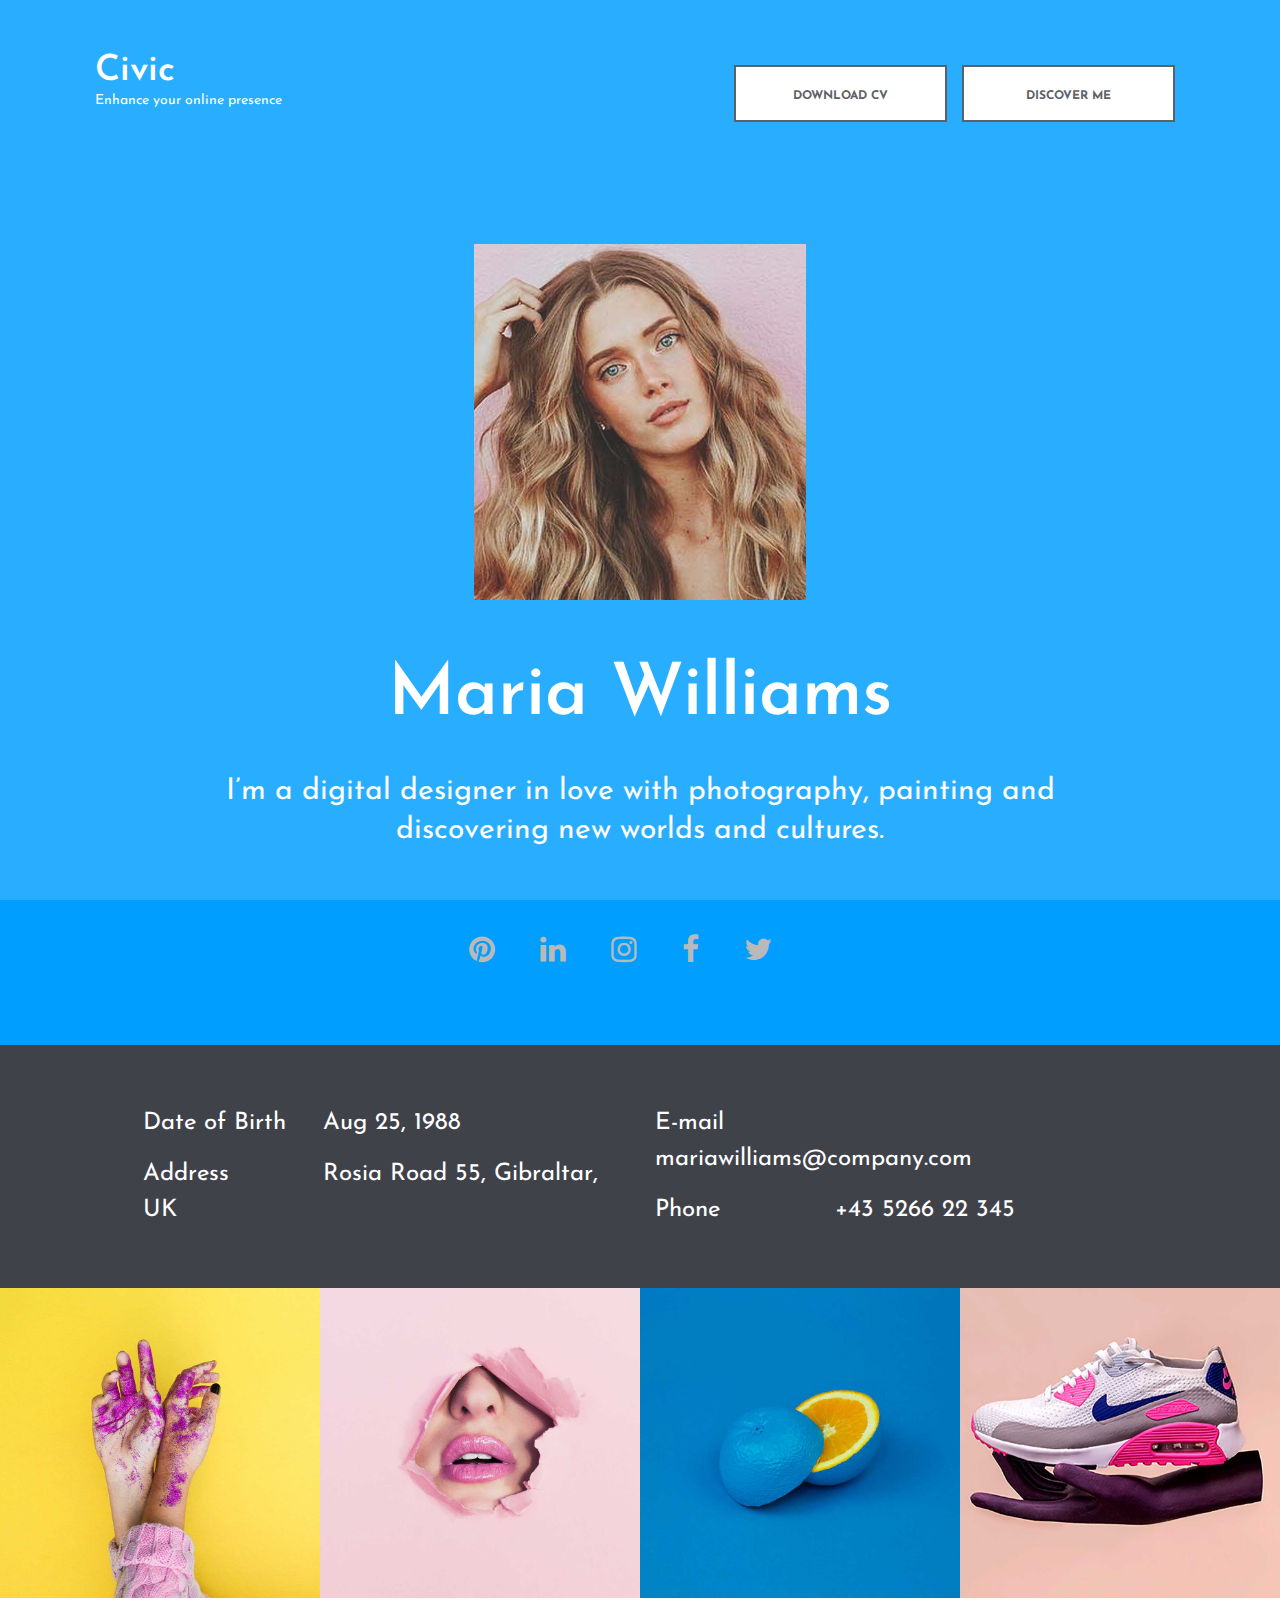
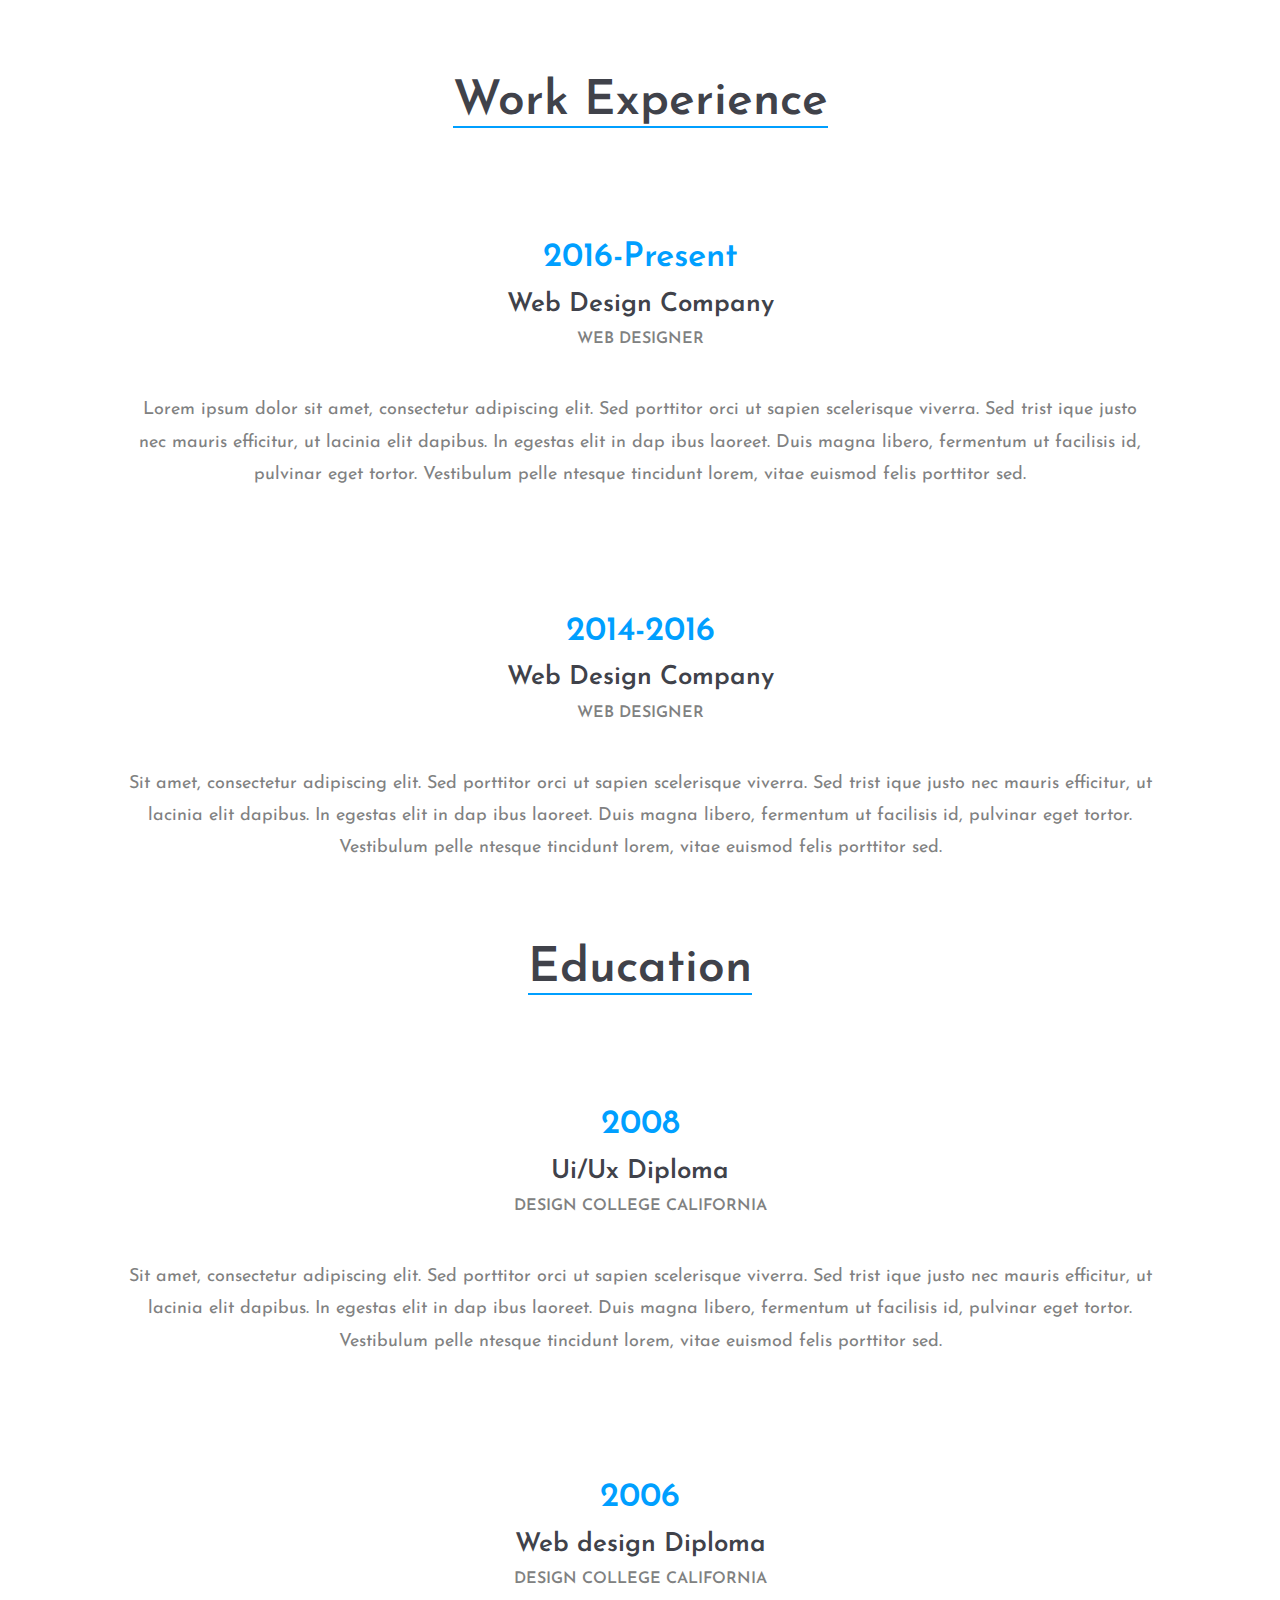
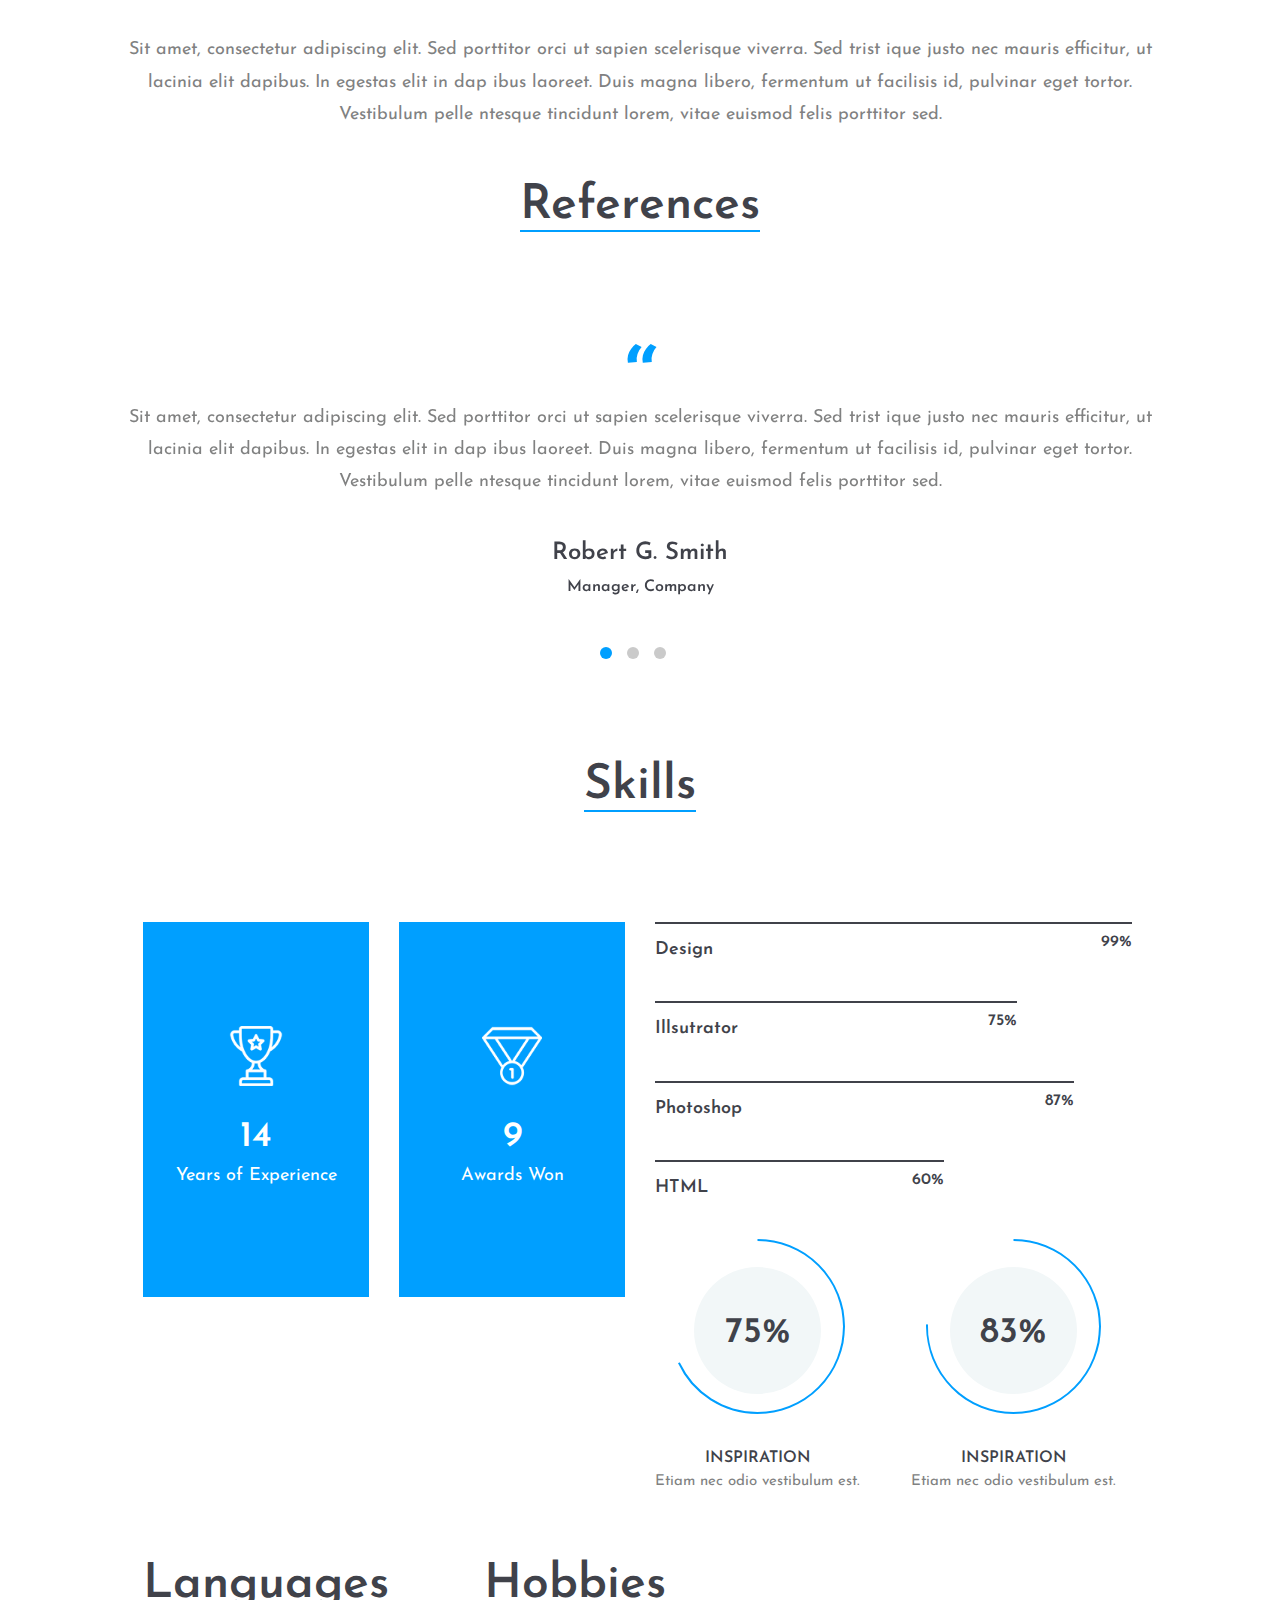
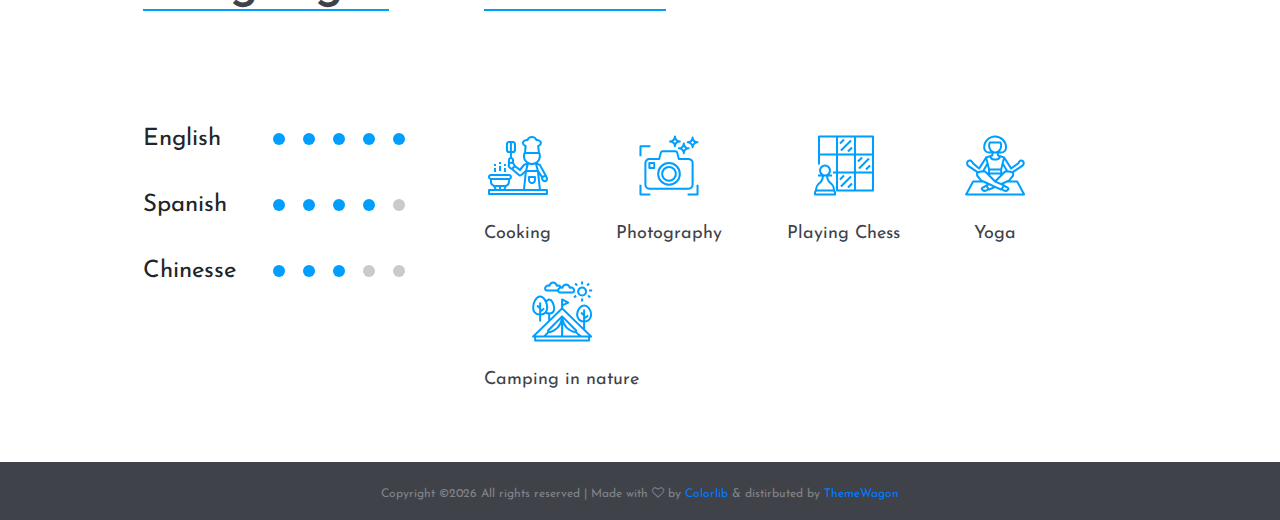
<file: new/home6.html>
<!DOCTYPE html>
<html lang="en">
<head>
	<title>Civic - CV Resume</title>
	<meta charset="UTF-8">
	<meta name="description" content="Civic - CV Resume">
	<meta name="keywords" content="resume, civic, onepage, creative, html">
	<meta name="viewport" content="width=device-width, initial-scale=1.0">
	<!-- Favicon -->   
	<link href="img/favicon.ico" rel="shortcut icon"/>

	<!-- Google Fonts -->
	<link href="https://fonts.googleapis.com/css?family=Josefin+Sans:400,400i,600,600i,700" rel="stylesheet">

	<!-- Stylesheets -->
	<link rel="stylesheet" href="css/bootstrap.min.css"/>
	<link rel="stylesheet" href="css/font-awesome.min.css"/>
	<link rel="stylesheet" href="css/flaticon.css"/>
	<link rel="stylesheet" href="css/owl.carousel.css"/>
	<link rel="stylesheet" href="css/magnific-popup.css"/>
	<link rel="stylesheet" href="css/style.css"/>


	<!--[if lt IE 9]>
	  <script src="https://oss.maxcdn.com/html5shiv/3.7.2/html5shiv.min.js"></script>
	  <script src="https://oss.maxcdn.com/respond/1.4.2/respond.min.js"></script>
	<![endif]-->

</head>
<body>
	<!-- Page Preloder -->
	<div id="preloder">
		<div class="loader"></div>
	</div>
	
	<div class="home-six-style">
		<!-- Header section start -->
		<header class="header-section">
			<div class="container-fluid">
				<div class="row">
					<div class="col-md-5">
						<div class="site-logo">
							<h2><a href="#">Civic</a></h2>
							<p>Enhance your online presence</p>
						</div>
					</div>
					<div class="col-md-7 text-md-right header-buttons">
						<a href="#" class="site-btn">Download CV</a>
						<a href="#" class="site-btn">Discover me</a>
					</div>
				</div>
			</div>
		</header>
		<!-- Header section end -->

		<!-- Hero section start -->
		<section class="hero-section">
			<div class="container-fluid text-center">
				<img src="img/hero-3.jpg" alt="">
				<div class="hero-text">
					<h2>Maria Williams</h2>
					<p>I’m a digital designer in love with photography, painting and<br>discovering new worlds and cultures.</p>
				</div>
				<div class="social-links">
					<a href=""><i class="fa fa-pinterest"></i></a>
					<a href=""><i class="fa fa-linkedin"></i></a>
					<a href=""><i class="fa fa-instagram"></i></a>
					<a href=""><i class="fa fa-facebook"></i></a>
					<a href=""><i class="fa fa-twitter"></i></a>
				</div>
			</div>
		</section>
		<!-- Hero section end -->

		<!-- Info section start -->
		<div class="info-section">
			<div class="container-fluid">
				<div class="row">
					<div class="col-xl-8 offset-xl-2 container-warp">
						<div class="row">
							<div class="col-md-6">
								<div class="hero-info mb-4 mb-md-0">
									<ul>
										<li><span>Date of Birth</span>Aug 25, 1988</li>
										<li><span>Address</span>Rosia Road 55, Gibraltar, UK</li>
									</ul>
								</div>
							</div>
							<div class="col-md-6">
								<div class="hero-info">
									<ul>
										<li><span>E-mail</span>mariawilliams@company.com</li>
										<li><span>Phone </span>+43 5266 22 345</li>
									</ul>
								</div>
							</div>
						</div>
					</div>
				</div>
			</div>
		</div>
		<!-- Info section end -->

		<!-- portfolio section start -->
		<div class="portfolo-section">
			<div class="container-fluid">
				<div class="row">
					<div class="col-md-6 col-lg-3 p-0">
						<div class="portfolio-item mb-0">
							<a href="img/portfolio/1.jpg" class="set-bg port-pic mb-0" data-setbg="img/portfolio/1.jpg"></a>
						</div>
					</div>
					<div class="col-md-6 col-lg-3 p-0">
						<div class="portfolio-item mb-0">
							<a href="img/portfolio/2.jpg" class="set-bg port-pic mb-0" data-setbg="img/portfolio/2.jpg"></a>
						</div>
					</div>
					<div class="col-md-6 col-lg-3 p-0">
						<div class="portfolio-item mb-0">
							<a href="img/portfolio/3.jpg" class="set-bg port-pic mb-0" data-setbg="img/portfolio/3.jpg"></a>
						</div>
					</div>
					<div class="col-md-6 col-lg-3 p-0">
						<div class="portfolio-item mb-0">
							<a href="img/portfolio/4.jpg" class="set-bg port-pic mb-0" data-setbg="img/portfolio/4.jpg"></a>
						</div>
					</div>
				</div>
			</div>
		</div>
		<!-- portfolio section end -->

		<!-- Resume section start -->
		<section class="resume-section spad">
			<div class="container-fluid">
				<div class="row">
					<div class="col-lg-10 col-xl-6 offset-lg-1 offset-xl-3 container-warp text-center p-xl-0">
						<div class="section-title">
							<h2>Work Experience</h2>
						</div>
						<ul class="resume-list">
							<li>
								<h2>2016-Present</h2>
								<h3>Web Design Company</h3>
								<h4>Web Designer</h4>
								<p>Lorem ipsum dolor sit amet, consectetur adipiscing elit. Sed porttitor orci ut sapien scelerisque viverra. Sed trist ique justo nec mauris efficitur, ut lacinia elit dapibus. In egestas elit in dap ibus laoreet. Duis magna libero, fermentum ut facilisis id, pulvinar eget tortor. Vestibulum pelle ntesque tincidunt lorem, vitae euismod felis porttitor sed. </p>
							</li>
							<li>
								<h2>2014-2016</h2>
								<h3>Web Design Company</h3>
								<h4>Web Designer</h4>
								<p>Sit amet, consectetur adipiscing elit. Sed porttitor orci ut sapien scelerisque viverra. Sed trist ique justo nec mauris efficitur, ut lacinia elit dapibus. In egestas elit in dap ibus laoreet. Duis magna libero, fermentum ut facilisis id, pulvinar eget tortor. Vestibulum pelle ntesque tincidunt lorem, vitae euismod felis porttitor sed. </p>
							</li>
						</ul>
						<div class="spad">
							<div class="section-title">
								<h2>Education</h2>
							</div>
							<ul class="resume-list">
								<li>
									<h2>2008</h2>
									<h3>Ui/Ux Diploma</h3>
									<h4>Design College California</h4>
									<p>Sit amet, consectetur adipiscing elit. Sed porttitor orci ut sapien scelerisque viverra. Sed trist ique justo nec mauris efficitur, ut lacinia elit dapibus. In egestas elit in dap ibus laoreet. Duis magna libero, fermentum ut facilisis id, pulvinar eget tortor. Vestibulum pelle ntesque tincidunt lorem, vitae euismod felis porttitor sed. </p>
								</li>
								<li>
									<h2>2006</h2>
									<h3>Web design Diploma</h3>
									<h4>Design College California</h4>
									<p>Sit amet, consectetur adipiscing elit. Sed porttitor orci ut sapien scelerisque viverra. Sed trist ique justo nec mauris efficitur, ut lacinia elit dapibus. In egestas elit in dap ibus laoreet. Duis magna libero, fermentum ut facilisis id, pulvinar eget tortor. Vestibulum pelle ntesque tincidunt lorem, vitae euismod felis porttitor sed. </p>
								</li>
							</ul>
						</div>
						<div class="section-title">
							<h2>References</h2>
						</div>
						<!-- review slider -->
						<div class="review-slider owl-carousel">
							<div class="single-review">
								<div class="qut">“</div>
								<p>Sit amet, consectetur adipiscing elit. Sed porttitor orci ut sapien scelerisque viverra. Sed trist ique justo nec mauris efficitur, ut lacinia elit dapibus. In egestas elit in dap ibus laoreet. Duis magna libero, fermentum ut facilisis id, pulvinar eget tortor. Vestibulum pelle ntesque tincidunt lorem, vitae euismod felis porttitor sed. </p>
								<h3>Robert G. Smith</h3>
								<h4>Manager, Company</h4>
							</div>
							<div class="single-review">
								<div class="qut">“</div>
								<p>Sit amet, consectetur adipiscing elit. Sed porttitor orci ut sapien scelerisque viverra. Sed trist ique justo nec mauris efficitur, ut lacinia elit dapibus. In egestas elit in dap ibus laoreet. Duis magna libero, fermentum ut facilisis id, pulvinar eget tortor. Vestibulum pelle ntesque tincidunt lorem, vitae euismod felis porttitor sed. </p>
								<h3>Robert G. Smith</h3>
								<h4>Manager, Company</h4>
							</div>
							<div class="single-review">
								<div class="qut">“</div>
								<p>Sit amet, consectetur adipiscing elit. Sed porttitor orci ut sapien scelerisque viverra. Sed trist ique justo nec mauris efficitur, ut lacinia elit dapibus. In egestas elit in dap ibus laoreet. Duis magna libero, fermentum ut facilisis id, pulvinar eget tortor. Vestibulum pelle ntesque tincidunt lorem, vitae euismod felis porttitor sed. </p>
								<h3>Robert G. Smith</h3>
								<h4>Manager, Company</h4>
							</div>
						</div>
					</div>
					<div class="col-lg-10 col-xl-8 offset-lg-1 offset-xl-2 container-warp">
						<!-- skill section start -->
						<section class="skill-section spad">
							<div class="section-title text-center">
								<h2>Skills</h2>
							</div>
							<div class="row">
								<div class="col-lg-6">
									<div class="row">
										<div class="col-md-6">
											<div class="fact-box">
												<div class="fact-content">
													<img src="img/icon/1-w.png" alt="">
													<h2>14</h2>
													<p>Years of Experience</p>
												</div>
											</div>
										</div>
										<div class="col-md-6">
											<div class="fact-box">
												<div class="fact-content">
													<img src="img/icon/2-w.png" alt="">
													<h2>9</h2>
													<p>Awards Won</p>
												</div>
											</div>
										</div>
									</div>
								</div>
								<div class="col-lg-6">
									<div class="skills pt-5 pt-lg-0">
										<div class="single-progress-item">
											<div class="progress-bar-style" data-progress="99"></div>
											<p>Design</p>
										</div>
										<div class="single-progress-item">
											<div class="progress-bar-style" data-progress="75"></div>
											<p>Illsutrator</p>
										</div>
										<div class="single-progress-item">
											<div class="progress-bar-style" data-progress="87"></div>
											<p>Photoshop</p>
										</div>
										<div class="single-progress-item">
											<div class="progress-bar-style" data-progress="60"></div>
											<p>HTML</p>
										</div>
									</div>
									<div class="row">
										<div class="col-md-6">
											<div class="circle-progress">
												<div id="progress5" class="prog-circle"></div>
												<div class="progress-info">
													<h2>75%</h2>
												</div>
												<div class="prog-title">
													<h3>Inspiration</h3>
													<p>Etiam nec odio vestibulum est.</p>
												</div>			
											</div>
										</div>
										<div class="col-md-6">
											<div class="circle-progress">
												<div id="progress6" class="prog-circle"></div>
												<div class="progress-info">
													<h2>83%</h2>
												</div>
												<div class="prog-title">
													<h3>Inspiration</h3>
													<p>Etiam nec odio vestibulum est.</p>
												</div>			
											</div>
										</div>
									</div>
								</div>
							</div>
						</section>
						<!-- skill section end -->
						<div class="footer-top-section">
							<div class="row">
								<div class="col-xl-4">
									<div class="section-title">
										<h2>Languages</h2>
									</div>
									<ul class="language-progress">
										<li>English <div class="lan-prog" data-lanprogesss="5"></div></li>
										<li>Spanish <div class="lan-prog" data-lanprogesss="4"></div></li>
										<li>Chinesse <div class="lan-prog" data-lanprogesss="3"></div></li>
									</ul>
								</div>
								<div class="col-xl-8 pt-5 pt-lg-0">
									<div class="section-title">
										<h2>Hobbies</h2>
									</div>
									<div class="icon-box-area">
										<div class="icon-box">
											<i class="flaticon-032-cooking"></i>
											<p>Cooking</p>
										</div>
										<div class="icon-box">
											<i class="flaticon-015-photo-camera"></i>
											<p>Photography</p>
										</div>
										<div class="icon-box">
											<i class="flaticon-013-chess-1"></i>
											<p>Playing Chess</p>
										</div>
										<div class="icon-box">
											<i class="flaticon-001-yoga"></i>
											<p>Yoga</p>
										</div>
										<div class="icon-box">
											<i class="flaticon-035-tent"></i>
											<p>Camping in nature</p>
										</div>
									</div>
								</div>
							</div>
						</div>
					</div>
				</div>
			</div>
		</section>
	</div>

	<!-- Footer section start -->
	<footer class="footer-section">
		<div class="container text-center">
			<div class="copyright"><!-- Link back to Colorlib can't be removed. Template is licensed under CC BY 3.0. -->
Copyright &copy;<script>document.write(new Date().getFullYear());</script> All rights reserved | Made with <i class="fa fa-heart-o" aria-hidden="true"></i> by <a href="https://colorlib.com" target="_blank">Colorlib</a> &amp; distirbuted by <a href="https://themewagon.com" target="_blank">ThemeWagon</a>
<!-- Link back to Colorlib can't be removed. Template is licensed under CC BY 3.0. -->
</div>
		</div>
	</footer>
	<!-- Footer section end -->

		

	<!--====== Javascripts & Jquery ======-->
	<script src="js/jquery-2.1.4.min.js"></script>
	<script src="js/bootstrap.min.js"></script>
	<script src="js/owl.carousel.min.js"></script>
	<script src="js/magnific-popup.min.js"></script>
	<script src="js/circle-progress.min.js"></script>
	<script src="js/main.js"></script>
</body>
</html>
</file>
<file: new/css/flaticon.css>
/*
  	Flaticon icon font: Flaticon
  	Creation date: 11/12/2017 08:10
  	*/

@font-face {
  font-family: "Flaticon";
  src: url("../icon-fonts/Flaticon.eot");
  src: url("../icon-fonts/Flaticon.eot?#iefix") format("embedded-opentype"),
       url("../icon-fonts/Flaticon.woff") format("woff"),
       url(".../icon-fonts/Flaticon.ttf") format("truetype"),
       url("../icon-fonts/Flaticon.svg#Flaticon") format("svg");
  font-weight: normal;
  font-style: normal;
}

@media screen and (-webkit-min-device-pixel-ratio:0) {
  @font-face {
    font-family: "Flaticon";
    src: url("../icon-fonts/Flaticon.svg#Flaticon") format("svg");
  }
}

[class^="flaticon-"]:before, [class*=" flaticon-"]:before,
[class^="flaticon-"]:after, [class*=" flaticon-"]:after {   
  font-family: Flaticon;
  font-style: normal;
}

.flaticon-001-yoga:before { content: "\f100"; }
.flaticon-002-writing:before { content: "\f101"; }
.flaticon-003-weightlifting:before { content: "\f102"; }
.flaticon-004-cinema:before { content: "\f103"; }
.flaticon-005-game-console:before { content: "\f104"; }
.flaticon-006-swimming:before { content: "\f105"; }
.flaticon-007-sports:before { content: "\f106"; }
.flaticon-008-karaoke:before { content: "\f107"; }
.flaticon-009-sewing-2:before { content: "\f108"; }
.flaticon-010-snorkel:before { content: "\f109"; }
.flaticon-011-reading:before { content: "\f10a"; }
.flaticon-012-quilt:before { content: "\f10b"; }
.flaticon-013-chess-1:before { content: "\f10c"; }
.flaticon-014-poker:before { content: "\f10d"; }
.flaticon-015-photo-camera:before { content: "\f10e"; }
.flaticon-016-canvas:before { content: "\f10f"; }
.flaticon-017-model:before { content: "\f110"; }
.flaticon-018-music-player:before { content: "\f111"; }
.flaticon-019-knitting:before { content: "\f112"; }
.flaticon-020-kite:before { content: "\f113"; }
.flaticon-021-necklace:before { content: "\f114"; }
.flaticon-022-hiking:before { content: "\f115"; }
.flaticon-023-toast:before { content: "\f116"; }
.flaticon-024-gardening:before { content: "\f117"; }
.flaticon-025-fishing:before { content: "\f118"; }
.flaticon-026-sewing-1:before { content: "\f119"; }
.flaticon-027-drum-set:before { content: "\f11a"; }
.flaticon-028-sewing:before { content: "\f11b"; }
.flaticon-029-dancing:before { content: "\f11c"; }
.flaticon-030-crossword:before { content: "\f11d"; }
.flaticon-031-crochet:before { content: "\f11e"; }
.flaticon-032-cooking:before { content: "\f11f"; }
.flaticon-033-coin:before { content: "\f120"; }
.flaticon-034-pottery:before { content: "\f121"; }
.flaticon-035-tent:before { content: "\f122"; }
.flaticon-036-chess:before { content: "\f123"; }
</file>
<file: new/css/style.css>
/* =================================
------------------------------------
  Civic - CV Resume
  Version: 1.0
 ------------------------------------ 
 ====================================*/

/*----------------------------------------*/
/* Template default CSS
/*----------------------------------------*/
html,
body {
	height: 100%;
	font-family: 'Josefin Sans', sans-serif;
}

h1,
h2,
h3,
h4,
h5,
h6 {
	color: #40424a;
	margin: 0;
	font-weight: 600;
	font-family: 'Josefin Sans', sans-serif;
}

h2 {
	font-size: 48px;
}

h3 {
	font-size: 30px;
}

p {
	font-size: 18px;
	color: #808181;
	line-height: 1.8;
}

img {
	max-width: 100%;
}

input:focus,
select:focus,
button:focus,
textarea:focus {
	outline: none;
}

a:hover,
a:focus {
	text-decoration: none;
	outline: none;
}

ul,
ol {
	padding: 0;
	margin: 0;
}

/*---------------------
	Helper CSS
-----------------------*/
.spad {
	padding-top: 80px;
	padding-bottom: 50px;
}

.section-title h2 {
	display: inline-block;
	position: relative;
	margin-bottom: 110px;
	padding-bottom: 2px;
	line-height: normal;
}

.section-title h2:after {
	position: absolute;
	content: '';
	width: 100%;
	height: 2px;
	left: 0;
	bottom: 0;
	background: #40424a;
}

.set-bg {
	background-repeat: no-repeat;
	background-size: cover;
}

/*------------------------
  Common Elements
--------------------------*/

/* Preloder */
#preloder {
	position: fixed;
	width: 100%;
	height: 100%;
	top: 0;
	left: 0;
	z-index: 999999;
	background: #fff;
}

.loader {
	width: 30px;
	height: 30px;
	border: 3px solid #000;
	position: absolute;
	top: 50%;
	left: 50%;
	margin-top: -13px;
	margin-left: -13px;
	border-radius: 60px;
	border-left-color: transparent;
	animation: loader 0.8s linear infinite;
	-webkit-animation: loader 0.8s linear infinite;
}

@keyframes loader {
	0% {
		-webkit-transform: rotate(0deg);
		        transform: rotate(0deg);
	}
	50% {
		-webkit-transform: rotate(180deg);
		        transform: rotate(180deg);
	}
	100% {
		-webkit-transform: rotate(360deg);
		        transform: rotate(360deg);
	}
}

@-webkit-keyframes loader {
	0% {
		-webkit-transform: rotate(0deg);
	}
	50% {
		-webkit-transform: rotate(180deg);
	}
	100% {
		-webkit-transform: rotate(360deg);
	}
}

/* Site Buttons */
.site-btn {
	display: inline-block;
	text-transform: uppercase;
	font-size: 12px;
	min-width: 213px;
	min-height: 20px;
	text-align: center;
	padding: 20px 10px 15px;
	position: relative;
	background-color: #fff;
	margin-right: 10px;
	border: 2px solid #40424a;
	color: #40424a;
	font-weight: 700;
}

.site-btn:hover {
	color: #40424a;
}

.circle-progress {
	text-align: center;
	padding-top: 30px;
	display: inline-block;
}

.circle-progress .prog-circle {
	margin-bottom: -155px;
}

.circle-progress canvas {
	-webkit-transform: rotate(90deg);
	-ms-transform: rotate(90deg);
	transform: rotate(90deg);
}

.circle-progress .progress-info {
	background: #f2f7f8;
	width: 127px;
	height: 127px;
	border-radius: 150px;
	margin: 0 auto;
	padding-top: 45px;
}

.circle-progress .progress-info h2 {
	font-size: 36px;
	color: #40424a !important;
}

.circle-progress .prog-title {
	text-align: center;
	margin-top: 55px;
}

.circle-progress .prog-title h3 {
	font-size: 16px;
	text-transform: uppercase;
}

.circle-progress .prog-title p {
	font-size: 15px;
	color: #808181 !important;
}

/* Image Popup */
.img-popup-warp .mfp-content,
.img-popup-warp.mfp-ready.mfp-removing .mfp-content {
	opacity: 0;
	-webkit-transform: scale(0.8);
	-ms-transform: scale(0.8);
	transform: scale(0.8);
	-webkit-transition: all 0.4s;
	-o-transition: all 0.4s;
	transition: all 0.4s;
}

.img-popup-warp.mfp-ready .mfp-content {
	opacity: 1;
	-webkit-transform: scale(1);
	-ms-transform: scale(1);
	transform: scale(1);
}

/* Fact box */
.fact-box {
	height: 375px;
	display: table;
	width: 100%;
	background: #40424a;
}

.fact-box.trans {
	background-color: transparent;
}

.fact-box .fact-content {
	display: table-cell;
	vertical-align: middle;
	text-align: center;
}

.fact-box .fact-content img {
	width: 60px;
	margin-bottom: 30px;
}

.fact-box .fact-content h2 {
	font-size: 36px;
	color: #fff;
}

.fact-box .fact-content p {
	color: #fff;
	margin-bottom: 0;
}

/* Porgess bar */
.single-progress-item {
	margin-bottom: 35px;
	position: relative;
}

.single-progress-item p {
	color: #40424a;
	margin-bottom: 0;
	font-weight: 600;
}

.progress-bar-style {
	display: block;
	height: 2px;
	position: relative;
	width: 100%;
	margin-bottom: 10px;
}

.bar-inner {
	position: absolute;
	height: 100%;
	left: 0;
	top: 0;
	background: #40424a;
}

.bar-inner span {
	position: absolute;
	right: 0;
	bottom: -30px;
	color: #40424a;
	font-weight: 600;
}

/* Progress dots */
.language-progress {
	max-width: 280px;
	list-style: none;
}

.language-progress li {
	font-size: 24px;
	position: relative;
	padding-right: 150px;
	margin-bottom: 30px;
}

.language-progress .lan-prog {
	position: absolute;
	right: 0;
	top: 0;
}

.language-progress .lan-prog span {
	width: 12px;
	height: 12px;
	display: inline-block;
	margin-right: 18px;
	border-radius: 12px;
	background: #40424a;
}

.language-progress .lan-prog span.fade-ele {
	background: #cacaca;
}

/* Icon Box */
.icon-box {
	text-align: center;
	display: inline-block;
	margin-right: 60px;
}

.icon-box:last-child {
	margin-right: 0;
}

.icon-box i {
	font-size: 60px;
}

.icon-box p {
	color: #40424a;
}

.social-links a {
	-webkit-transition: all 0.3s;
	-o-transition: all 0.3s;
	transition: all 0.3s;
}

/*---------------------
	Header section
-----------------------*/
.header-section {
	padding: 50px 40px;
	background: #f2f7f8;
}

.site-logo h2 {
	font-size: 36px;
}

.site-logo h2 a {
	color: #40424a;
}

.site-logo p {
	font-size: 14px;
	line-height: normal;
}

.header-buttons a {
	margin-top: 15px;
}

/*---------------------
	Hero section
-----------------------*/
.hero-section {
	background: #f2f7f8;
}

.hero-text {
	margin-bottom: 80px;
}

.hero-text h2 {
	font-size: 10px;
	line-height: normal;
	margin-bottom: 20px;
}

.hero-text p {
	font-size: 30px;
	line-height: 1.3;
}

.hero-image {
	padding-top: 0px;
}

.hero-image img {
	border-radius: 10%;
}

.hero-info h2 {
	margin-bottom: 30px;
}

.hero-info ul {
	list-style: none;
}

.hero-info ul li {
	font-size: 24px;
	color: #808181;
	margin-bottom: 15px;
}

.hero-info ul li span {
	color: #40424a;
	display: inline-block;
	min-width: 220px;
}

.hero-info ul li:last-child {
	margin-bottom: 0;
}

/*---------------------
	Social section
-----------------------*/
.social-section {
	background: #f9f9f9;
	padding: 20px 0;
}

.social-section .social-links {
	display: inline-block;
	background: #f9f9f9;
	position: relative;
	z-index: 5;
}

.social-section .social-links a {
	color: #484848;
	font-size: 30px;
	margin-right: 40px;
}

.social-section .social-link-warp {
	position: relative;
}

.social-section .social-link-warp h2 {
	display: inline-block;
	float: right;
	font-weight: 400;
	padding-left: 30px;
	background: #f9f9f9;
	position: relative;
	z-index: 5;
	font-size: 30px;
}

.social-section .social-link-warp:after {
	position: absolute;
	content: '';
	width: 50%;
	height: 2px;
	left: 28%;
	top: 35%;
	margin-top: 1px;
	background: #cbcbcb;
}

/*---------------------
	Resume section
----------------------*/
.resume-section.with-bg {
	background-image: url(../img/resume-bg.jpg);
	background-repeat: no-repeat;
	background-size: cover;
}

.resume-list {
	list-style: none;
	margin-left: 60px;
	padding-left: 110px;
	border-left: 2px solid #40424a;
}

.resume-list li {
	margin-bottom: 120px;
	position: relative;
}

.resume-list li:last-child {
	margin-bottom: 0;
}

.resume-list li:after {
	position: absolute;
	content: '';
	width: 15px;
	height: 15px;
	border: 2px solid #40424a;
	border-radius: 50px;
	background: #cacaca;
	top: 30px;
	left: -118px;
}

.resume-list h2 {
	font-size: 34px;
	margin-bottom: 10px;
}

.resume-list h3 {
	font-size: 26px;
}

.resume-list h4 {
	font-size: 16px;
	text-transform: uppercase;
	color: #808181;
	margin-top: 10px;
	margin-bottom: 45px;
}

.resume-list p {
	margin-bottom: 0;
}

/*---------------------
	Review section
-----------------------*/
.review-slider {
	padding-left: 150px;
}

.review-slider .owl-dots {
	position: absolute;
	left: 50px;
	top: 70px;
}

.review-slider .owl-dots .owl-dot {
	width: 12px;
	height: 12px;
	border: 2px solid #40424a;
	border-radius: 50px;
	background: #cacaca;
	margin-bottom: 15px;
}

.review-slider .owl-dots .owl-dot.active {
	background: #40424a;
}

.single-review .qut {
	font-size: 120px;
	line-height: 0;
	color: #505259;
	margin-top: 60px;
}

.single-review p {
	margin-bottom: 40px;
}

.single-review h3 {
	font-size: 24px;
	margin-bottom: 10px;
}

.single-review h4 {
	font-size: 16px;
}

/*---------------------
	Portfolio section
----------------------*/
.portfolio-warp {
	padding: 0 60px;
}

.portfolio-item h2 {
	font-size: 24px;
	margin-bottom: 5px;
}

.portfolio-item p {
	font-size: 14px;
	margin-bottom: 0;
}

.portfolio-item .port-pic {
	margin-bottom: 30px;
	display: block;
	height: 480px;
	background: #333;
	background-position: center center;
	background-size: cover;
	overflow: hidden;
	position: relative;
}

.portfolio-item .port-pic:after {
	position: absolute;
	content: '';
	left: 0;
	bottom: 0;
	width: 100%;
	height: 0;
	background: #000;
	opacity: 0;
	z-index: 2;
	-webkit-transition: all 0.4s cubic-bezier(0.55, 0.09, 0.68, 0.53) 0s;
	-o-transition: all 0.4s cubic-bezier(0.55, 0.09, 0.68, 0.53) 0s;
	transition: all 0.4s cubic-bezier(0.55, 0.09, 0.68, 0.53) 0s;
}

.portfolio-item:hover .port-pic:after {
	opacity: 0.8;
	height: 100%;
	top: 0;
}

/*---------------------
	Contact section
-----------------------*/
.contact-form {
	display: block;
	width: 100%;
}

.contact-form input {
	background-color: transparent;
	padding-left: 25px;
	height: 60px;
	width: 100%;
	border: none;
	border-bottom: 2px solid #cacaca;
	margin-bottom: 30px;
	font-size: 13px;
}

.contact-form textarea {
	padding-left: 25px;
	height: 200px;
	width: 100%;
	border: none;
	border-bottom: 2px solid #cacaca;
	margin-bottom: 30px;
	font-size: 13px;
	background-color: transparent;
}

.contact-form ::-webkit-input-placeholder {
	font-style: italic;
}

.contact-form :-ms-input-placeholder {
	font-style: italic;
}

.contact-form ::-ms-input-placeholder {
	font-style: italic;
}

.contact-form ::placeholder {
	font-style: italic;
}

/*---------------------
	Footer section
-----------------------*/
.footer-section {
	background: #40424a;
	padding: 20px 0;
}

.copyright {
	padding-top: 5px;
	font-size: 12px;
	color: #838488;
	line-height: normal;
}

/*---------------------
	Home 2 Style
-----------------------*/
.home-two-style {
	background-image: url(../img/home-2-bg.png);
	background-repeat: no-repeat;
	background-size: cover;
	background-position: top center;
	background-color: #009fff;
}

.home-two-style .header-section,
.home-two-style .hero-section,
.home-two-style .social-section,
.home-two-style .review-slider .owl-dots .owl-dot,
.home-two-style .site-btn,
.home-two-style .fact-box,
.home-two-style .social-links,
.home-two-style .social-section .social-link-warp h2 {
	background-color: transparent;
}

.home-two-style h1,
.home-two-style h2,
.home-two-style h3,
.home-two-style h4,
.home-two-style h5,
.home-two-style h6,
.home-two-style p,
.home-two-style .site-logo h2 a,
.home-two-style .site-logo p,
.home-two-style .hero-info ul li,
.home-two-style .hero-info ul li span,
.home-two-style .single-review .qut,
.home-two-style .site-btn,
.home-two-style .social-section .social-links a,
.home-two-style .contact-form input,
.home-two-style .contact-form textarea,
.home-two-style .circle-progress .prog-title p,
.home-two-style .circle-progress .prog-title h3,
.home-two-style .circle-progress .progress-info h2 {
	color: #fff !important;
}

.home-two-style .section-title h2:after,
.home-two-style .review-slider .owl-dots .owl-dot.active {
	background: #fff;
}

.home-two-style .resume-list,
.home-two-style .resume-list li:after,
.home-two-style .review-slider .owl-dots .owl-dot,
.home-two-style .site-btn,
.home-two-style .contact-form input,
.home-two-style .contact-form textarea {
	border-color: #fff;
}

.home-two-style .hero-image {
	padding-left: 0px;
	padding-top: 200px;
}

.home-two-style .hero-image img {
	-webkit-box-shadow: 6px 20px 50px rgba(0, 0, 0, 0.5294117647);
	        box-shadow: 6px 20px 50px rgba(0, 0, 0, 0.5294117647);
}

.home-two-style .resume-list li:after {
	background: #009fff;
}

.home-two-style .circle-progress .progress-info {
	background: #50bcfd;
}

.home-two-style .fact-box {
	border: 2px solid #fff;
}

.home-two-style .fact-box.trans {
	border: none;
}

.home-two-style .footer-section {
	background: #3a4db4;
}

.home-two-style .contact-form ::-webkit-input-placeholder {
	color: #fff;
}

.home-two-style .contact-form :-ms-input-placeholder {
	color: #fff;
}

.home-two-style .contact-form ::-ms-input-placeholder {
	color: #fff;
}

.home-two-style .contact-form ::placeholder {
	color: #fff;
}

/*---------------------
	Home 3 Style
-----------------------*/
.home-three-style .main-left-area,
.home-four-style .main-left-area {
	background: #f2f7f8;
	padding-top: 200px;
	padding-right: 80px;
	padding-left: 80px;
}

.home-three-style .main-left-area .section-title h2,
.home-four-style .main-left-area .section-title h2 {
	margin-bottom: 130px;
}

.home-three-style .main-right-area,
.home-four-style .main-right-area {
	padding-top: 200px;
	padding-left: 110px;
}

.home-three-style .resume-list li,
.home-four-style .resume-list li {
	padding-left: 0;
}

.home-three-style .resume-list li:after,
.home-four-style .resume-list li:after {
	display: none;
}

.home-three-style .resume-list,
.home-four-style .resume-list {
	border-left: none;
	padding-left: 0;
	margin-left: 0;
}

.home-three-style .header-section,
.home-four-style .header-section {
	padding: 50px 80px;
	background: transparent;
	position: absolute;
	width: 100%;
	z-index: 1;
}

.home-three-style .hero-image,
.home-four-style .hero-image {
	margin-bottom: 100px;
}

.home-three-style .hero-text h2,
.home-four-style .hero-text h2 {
	font-size: 72px;
	margin-bottom: 40px;
}

.home-three-style .review-slider,
.home-four-style .review-slider {
	padding-left: 0;
}

.home-three-style .review-slider .owl-dots,
.home-four-style .review-slider .owl-dots {
	position: relative;
	left: 0;
	top: 0;
	padding-top: 50px;
}

.home-three-style .review-slider .owl-dots .owl-dot,
.home-four-style .review-slider .owl-dots .owl-dot {
	display: inline-block;
	margin-right: 15px;
	background: #cacaca;
	border: none;
}

.home-three-style .review-slider .owl-dots .owl-dot.active,
.home-four-style .review-slider .owl-dots .owl-dot.active {
	background: #40424a;
}

.home-three-style .skills,
.home-four-style .skills {
	max-width: 555px;
}

.home-three-style .fact-box.trans,
.home-four-style .fact-box.trans {
	margin-bottom: 80px;
}

.home-three-style .social-links,
.home-four-style .social-links {
	text-align: center;
	padding-bottom: 70px;
	padding-top: 120px;
}

.home-three-style .social-links a,
.home-four-style .social-links a {
	font-size: 30px;
	margin-right: 40px;
	color: #b9b9b9;
}

.home-three-style .social-links a:hover,
.home-four-style .social-links a:hover {
	color: #484848;
}

/*---------------------
	Home 4 Style
-----------------------*/
.home-four-style .site-logo h2 a,
.home-four-style .site-logo p {
	color: #fff;
}

.home-four-style .main-left-area {
	position: relative;
	/* Permalink - use to edit and share this gradient: http://colorzilla.com/gradient-editor/#481340+0,ff0f3c+100,ff0f3c+100 */
	background: #481340;
	/* Old browsers */
	/* FF3.6-15 */
	background: -webkit-linear-gradient(top, #481340 0%, #ff0f3c 100%, #ff0f3c 100%);
	/* Chrome10-25,Safari5.1-6 */
	background: -webkit-gradient(linear, left top, left bottom, from(#481340), color-stop(100%, #ff0f3c), to(#ff0f3c));
	background: -o-linear-gradient(top, #481340 0%, #ff0f3c 100%, #ff0f3c 100%);
	background: linear-gradient(to bottom, #481340 0%, #ff0f3c 100%, #ff0f3c 100%);
	/* W3C, IE10+, FF16+, Chrome26+, Opera12+, Safari7+ */
	filter: progid:DXImageTransform.Microsoft.gradient( startColorstr='#481340', endColorstr='#ff0f3c', GradientType=0);
	/* IE6-9 */
}

.home-four-style .main-left-area:after {
	position: absolute;
	content: "";
	width: 100%;
	height: 800px;
	top: 0;
	left: 0;
	background-image: url("../img/home-4-bg.png");
	background-repeat: no-repeat;
	background-size: cover;
}

.home-four-style .main-left-area h1,
.home-four-style .main-left-area h2,
.home-four-style .main-left-area h3,
.home-four-style .main-left-area h4,
.home-four-style .main-left-area h5,
.home-four-style .main-left-area h6,
.home-four-style .main-left-area p,
.home-four-style .main-left-area .hero-info ul li,
.home-four-style .main-left-area .hero-info ul li span,
.home-four-style .main-left-area .site-btn,
.home-four-style .main-left-area .social-section,
.home-four-style .main-left-area .social-links a,
.home-four-style .main-left-area .contact-form input,
.home-four-style .main-left-area .contact-form textarea,
.home-four-style .main-left-area .circle-progress .prog-title p,
.home-four-style .main-left-area .circle-progress .prog-title h3,
.home-four-style .main-left-area .circle-progress .progress-info h2,
.home-four-style .main-left-area .language-progress li {
	color: #fff !important;
}

.home-four-style .main-left-area .circle-progress .progress-info {
	background: rgba(255, 255, 255, 0.29);
}

.home-four-style .main-left-area .section-title h2:after,
.home-four-style .main-left-area .language-progress .lan-prog span {
	background: #fff;
}

.home-four-style .main-left-area .language-progress .lan-prog span.fade-ele {
	background: rgba(255, 255, 255, 0.29);
}

.home-four-style .main-left-area .fact-box {
	background-color: transparent;
	border: 2px solid #fff;
}

.home-four-style .main-left-area .fact-box.trans {
	border: none;
}

.home-four-style .main-left-area .intro-section {
	position: relative;
	z-index: 2;
}

.home-four-style .main-right-area .section-title h2:after,
.home-four-style .main-right-area .review-slider .owl-dots .owl-dot.active {
	background: #ff0f3c;
}

.home-four-style .main-right-area .resume-list h2,
.home-four-style .main-right-area .single-review .qut {
	color: #ff0f3c;
}

/*---------------------
	Home 5 Style
-----------------------*/
.home-five-style .header-section {
	padding: 50px 80px;
	background: transparent;
	position: absolute;
	width: 100%;
	z-index: 1;
}

.home-five-style .hero-section {
	padding-top: 70px;
}

.home-five-style .hero-section img {
	margin-bottom: 60px;
}

.home-five-style .hero-text h2 {
	font-size: 72px;
	margin-bottom: 40px;
}

.home-five-style .social-links {
	padding-top: 0px;
	text-align: center;
	padding-bottom: 70px;
}

.home-five-style .social-links a {
	font-size: 30px;
	margin-right: 40px;
	color: #b9b9b9;
}

.home-five-style .social-links a:hover {
	color: #484848;
}

.home-five-style .resume-list li {
	padding-left: 0;
}

.home-five-style .resume-list li:after {
	display: none;
}

.home-five-style .resume-list {
	border-left: none;
	padding-left: 0;
	margin-left: 0;
}

.home-five-style .review-slider {
	padding-left: 0;
}

.home-five-style .review-slider .owl-dots {
	position: relative;
	left: 0;
	top: 0;
	padding-top: 50px;
}

.home-five-style .review-slider .owl-dots .owl-dot {
	display: inline-block;
	margin-right: 15px;
	background: #cacaca;
	border: none;
}

.home-five-style .review-slider .owl-dots .owl-dot.active {
	background: #40424a;
}

.home-five-style .circle-progress {
	padding-top: 0;
}

/*---------------------
	Home 6 Style
-----------------------*/
.home-six-style .site-logo h2 a,
.home-six-style .site-logo p,
.home-six-style .hero-text h2,
.home-six-style .hero-text p,
.home-six-style .social-links a {
	color: #fff;
}

.home-six-style .resume-list h2,
.home-six-style .icon-box i,
.home-six-style .single-review .qut {
	color: #009fff;
}

.home-six-style .section-title h2:after,
.home-six-style .fact-box,
.home-six-style .review-slider .owl-dots .owl-dot.active,
.home-six-style .language-progress .lan-prog span {
	background: #009fff;
}

.home-six-style .language-progress .lan-prog span.fade-ele {
	background: #cacaca;
}

.home-six-style .header-section {
	padding: 50px 80px;
	background: transparent;
	position: absolute;
	width: 100%;
	z-index: 1;
}

.home-six-style .hero-section {
	background: #009fff;
	padding-top: 70px;
}

.home-six-style .hero-section img {
	margin-bottom: 60px;
}

.home-six-style .hero-text h2 {
	font-size: 72px;
	margin-bottom: 40px;
}

.home-six-style .social-links {
	padding-top: 0px;
	text-align: center;
	padding-bottom: 70px;
}

.home-six-style .social-links a {
	font-size: 30px;
	margin-right: 40px;
	color: #b9b9b9;
}

.home-six-style .social-links a:hover {
	color: #484848;
}

.home-six-style .resume-list li {
	padding-left: 0;
}

.home-six-style .resume-list li:after {
	display: none;
}

.home-six-style .resume-list {
	border-left: none;
	padding-left: 0;
	margin-left: 0;
}

.home-six-style .review-slider {
	padding-left: 0;
}

.home-six-style .review-slider .owl-dots {
	position: relative;
	left: 0;
	top: 0;
	padding-top: 50px;
}

.home-six-style .review-slider .owl-dots .owl-dot {
	display: inline-block;
	margin-right: 15px;
	background: #cacaca;
	border: none;
}

.home-six-style .circle-progress {
	padding-top: 0;
}

.info-section {
	background: #40424a;
	padding: 60px 0;
}

.info-section .hero-info ul li {
	color: #fff;
}

.info-section .hero-info ul li span {
	color: #fff;
}


/* ===========================
  Responsive
==============================*/
@media only screen and (max-width: 1730px) {
	.home-two-style .social-section .social-link-warp:after {
		display: none;
	}
}

@media only screen and (max-width: 1600px) {
	.hero-text h2 {
		font-size: 70px;
	}
}

@media only screen and (max-width: 1450px) {
	.home-five-style .header-section {
		position: relative;
		background: #f2f7f8;
	}
	.home-six-style .header-section {
		position: relative;
		background: #009fff;
	}
}

@media only screen and (max-width: 1366px) and (min-width: 1200px) {
	.home-five-style .header-section {
		position: relative;
		background: #f2f7f8;
	}
	.container-warp {
		min-width: 80%;
		margin-left: 10%;
	}
	.hero-info ul li span {
		min-width: 180px;
	}
	.portfolio-item .port-pic {
		height: 310px;
	}
	.home-three-style .header-section {
		padding: 50px 30px;
	}
	.home-three-style .main-left-area {
		padding-right: 30px;
		padding-left: 30px;
	}
	.home-three-style .main-right-area {
		padding-left: 100px;
	}
}

/* Medium screen : 992px. */
@media only screen and (min-width: 992px) and (max-width: 1199px) {
	.portfolio-warp {
		padding: 0;
	}
	.home-three-style .header-section {
		padding: 50px 15px;
	}
	.home-three-style .main-left-area {
		padding-right: 15px;
		padding-left: 15px;
	}
	.home-three-style .main-right-area {
		padding-left: 50px;
	}
	.home-three-style .main-right-area {
		padding-left: 100px;
	}
	.portfolio-item .port-pic {
		height: 310px;
	}
	.portfolio-item {
		margin-bottom: 30px;
	}
}

/* Tablet :768px. */
@media only screen and (min-width: 768px) and (max-width: 991px) {
	.portfolio-warp {
		padding: 0;
	}
	.hidden-md {
		display: none !important;
	}
	.icon-box {
		margin-right: 30px;
	}
	.social-section .social-links {
		display: block;
		text-align: center;
	}
	.social-link-warp:after {
		display: none;
	}
	.portfolio-item {
		margin-bottom: 30px;
	}
	.home-three-style .header-section {
		position: relative;
		background: #f2f7f8;
	}
	.home-three-style .main-left-area {
		padding-top: 0;
	}
	.home-three-style .main-left-area,
	.home-three-style .header-section,
	.home-three-style .main-right-area,
	.home-four-style .main-left-area,
	.home-four-style .header-section,
	.home-four-style .main-right-area {
		padding-right: 30px;
		padding-left: 30px;
	}
	.home-five-style .header-section,
	.home-six-style .header-section {
		padding: 50px 0;
	}
	.info-section .hero-info ul li span {
		color: #9c9b9b;
	}
	.hero-info ul li {
		margin-bottom: 30px;
	}
	.hero-info ul li span {
		display: block;
	}
}

/* Large Mobile :480px. */
@media only screen and (max-width: 767px) {
	.icon-box {
		margin-right: 30px;
		text-align: left;
	}
	.hero-text h2 {
		font-size: 50px;
	}
	.portfolio-warp {
		padding: 0;
	}
	.hidden-md {
		display: none !important;
	}
	.resume-list {
		margin-left: 0;
		padding-left: 0;
		border-left: none;
	}
	.review-slider {
		padding-left: 0;
	}
	.review-slider .owl-dots {
		position: relative;
		left: 0;
		top: 70px;
	}
	.review-slider .owl-dots .owl-dot {
		display: inline-block;
		margin-right: 15px;
	}
	.portfolio-item {
		margin-bottom: 30px;
	}
	.fact-box {
		margin-bottom: 30px;
	}
	.header-section {
		padding: 50px 0;
	}
	.social-section .social-links {
		display: block;
		text-align: center;
	}
	.home-three-style .header-section {
		position: relative;
		background: #f2f7f8;
	}
	.home-three-style .main-left-area {
		padding-top: 0;
	}
	.home-three-style .main-left-area,
	.home-three-style .header-section,
	.home-three-style .main-right-area,
	.home-four-style .main-left-area,
	.home-four-style .header-section,
	.home-four-style .main-right-area {
		padding-right: 30px;
		padding-left: 30px;
	}
	.home-five-style .header-section,
	.home-six-style .header-section {
		padding: 50px 0;
	}
	.info-section .hero-info ul li span {
		color: #9c9b9b;
	}
}

/* small Mobile :320px. */
@media only screen and (max-width: 479px) {
	.hero-text h2 {
		font-size: 30px;
	}
	.hero-info ul li {
		font-size: 18px;
	}
	.hero-info ul li span {
		display: block;
	}
	.social-section .social-links a {
		margin-right: 30px;
	}
	.resume-list h2 {
		font-size: 50px;
	}
	.portfolio-item {
		margin-bottom: 30px;
	}
	.home-three-style .main-left-area,
	.home-three-style .header-section,
	.home-three-style .main-right-area,
	.home-four-style .main-left-area,
	.home-four-style .header-section,
	.home-four-style .main-right-area {
		padding-right: 15px;
		padding-left: 15px;
	}
	.home-four-style .main-left-area {
		padding-top: 250px;
	}
}
</file>
<file: try/css/style.css>
/* -------------------------------- 

Primary style

-------------------------------- */
html * {
  -webkit-font-smoothing: antialiased;
  -moz-osx-font-smoothing: grayscale;
}

*, *:after, *:before {
  -webkit-box-sizing: border-box;
  -moz-box-sizing: border-box;
  box-sizing: border-box;
}

body {
  font-size: 100%;
  font-family: "Droid Serif", serif;
  color: #7f8c97;
  background-color: #e9f0f5;
}

a {
  color: #acb7c0;
  text-decoration: none;
  font-family: "Open Sans", sans-serif;
}

img {
  max-width: 100%;
}

h1, h2 {
  font-family: "Open Sans", sans-serif;
  font-weight: bold;
}

/* -------------------------------- 

Modules - reusable parts of our design

-------------------------------- */
.cd-container {
  /* this class is used to give a max-width to the element it is applied to, and center it horizontally when it reaches that max-width */
  width: 90%;
  max-width: 1170px;
  margin: 0 auto;
}
.cd-container::after {
  /* clearfix */
  content: '';
  display: table;
  clear: both;
}

/* -------------------------------- 

Main components 

-------------------------------- */
header {
  height: 200px;
  line-height: 200px;
  text-align: center;
  background: #303e49;
}
header h1 {
  color: white;
  font-size: 18px;
  font-size: 1.125rem;
}
@media only screen and (min-width: 1170px) {
  header {
    height: 300px;
    line-height: 300px;
  }
  header h1 {
    font-size: 24px;
    font-size: 1.5rem;
  }
}

#cd-timeline {
  position: relative;
  padding: 2em 0;
  margin-top: 2em;
  margin-bottom: 2em;
}
#cd-timeline::before {
  /* this is the vertical line */
  content: '';
  position: absolute;
  top: 0;
  left: 18px;
  height: 100%;
  width: 4px;
  background: #d7e4ed;
}
@media only screen and (min-width: 1170px) {
  #cd-timeline {
    margin-top: 3em;
    margin-bottom: 3em;
  }
  #cd-timeline::before {
    left: 50%;
    margin-left: -2px;
  }
}

.cd-timeline-block {
  position: relative;
  margin: 2em 0;
}
.cd-timeline-block:after {
  content: "";
  display: table;
  clear: both;
}
.cd-timeline-block:first-child {
  margin-top: 0;
}
.cd-timeline-block:last-child {
  margin-bottom: 0;
}
@media only screen and (min-width: 1170px) {
  .cd-timeline-block {
    margin: 4em 0;
  }
  .cd-timeline-block:first-child {
    margin-top: 0;
  }
  .cd-timeline-block:last-child {
    margin-bottom: 0;
  }
}

.cd-timeline-img {
  position: absolute;
  top: 0;
  left: 0;
  width: 40px;
  height: 40px;
  border-radius: 50%;
  box-shadow: 0 0 0 4px white, inset 0 2px 0 rgba(0, 0, 0, 0.08), 0 3px 0 4px rgba(0, 0, 0, 0.05);
}
.cd-timeline-img img {
  display: block;
  width: 24px;
  height: 24px;
  position: relative;
  left: 50%;
  top: 50%;
  margin-left: -12px;
  margin-top: -12px;
}
.cd-timeline-img.cd-picture {
  background: #75ce66;
}
.cd-timeline-img.cd-movie {
  background: #c03b44;
}
.cd-timeline-img.cd-location {
  background: #f0ca45;
}
@media only screen and (min-width: 1170px) {
  .cd-timeline-img {
    width: 60px;
    height: 60px;
    left: 50%;
    margin-left: -30px;
    /* Force Hardware Acceleration in WebKit */
    -webkit-transform: translateZ(0);
    -webkit-backface-visibility: hidden;
  }
  .cssanimations .cd-timeline-img.is-hidden {
    visibility: hidden;
  }
  .cssanimations .cd-timeline-img.bounce-in {
    visibility: visible;
    -webkit-animation: cd-bounce-1 0.6s;
    -moz-animation: cd-bounce-1 0.6s;
    animation: cd-bounce-1 0.6s;
  }
}

@-webkit-keyframes cd-bounce-1 {
  0% {
    opacity: 0;
    -webkit-transform: scale(0.5);
  }

  60% {
    opacity: 1;
    -webkit-transform: scale(1.2);
  }

  100% {
    -webkit-transform: scale(1);
  }
}
@-moz-keyframes cd-bounce-1 {
  0% {
    opacity: 0;
    -moz-transform: scale(0.5);
  }

  60% {
    opacity: 1;
    -moz-transform: scale(1.2);
  }

  100% {
    -moz-transform: scale(1);
  }
}
@keyframes cd-bounce-1 {
  0% {
    opacity: 0;
    -webkit-transform: scale(0.5);
    -moz-transform: scale(0.5);
    -ms-transform: scale(0.5);
    -o-transform: scale(0.5);
    transform: scale(0.5);
  }

  60% {
    opacity: 1;
    -webkit-transform: scale(1.2);
    -moz-transform: scale(1.2);
    -ms-transform: scale(1.2);
    -o-transform: scale(1.2);
    transform: scale(1.2);
  }

  100% {
    -webkit-transform: scale(1);
    -moz-transform: scale(1);
    -ms-transform: scale(1);
    -o-transform: scale(1);
    transform: scale(1);
  }
}
.cd-timeline-content {
  position: relative;
  margin-left: 60px;
  background: white;
  border-radius: 0.25em;
  padding: 1em;
  box-shadow: 0 3px 0 #d7e4ed;
}
.cd-timeline-content:after {
  content: "";
  display: table;
  clear: both;
}
.cd-timeline-content h2 {
  color: #303e49;
}
.cd-timeline-content p, .cd-timeline-content .cd-read-more, .cd-timeline-content .cd-date {
  font-size: 13px;
  font-size: 0.8125rem;
}
.cd-timeline-content .cd-read-more, .cd-timeline-content .cd-date {
  display: inline-block;
}
.cd-timeline-content p {
  margin: 1em 0;
  line-height: 1.6;
}
.cd-timeline-content .cd-read-more {
  float: right;
  padding: .8em 1em;
  background: #acb7c0;
  color: white;
  border-radius: 0.25em;
}
.no-touch .cd-timeline-content .cd-read-more:hover {
  background-color: #bac4cb;
}
.cd-timeline-content .cd-date {
  float: left;
  padding: .8em 0;
  opacity: .7;
}
.cd-timeline-content::before {
  content: '';
  position: absolute;
  top: 16px;
  right: 100%;
  height: 0;
  width: 0;
  border: 7px solid transparent;
  border-right: 7px solid white;
}
@media only screen and (min-width: 768px) {
  .cd-timeline-content h2 {
    font-size: 20px;
    font-size: 1.25rem;
  }
  .cd-timeline-content p {
    font-size: 16px;
    font-size: 1rem;
  }
  .cd-timeline-content .cd-read-more, .cd-timeline-content .cd-date {
    font-size: 14px;
    font-size: 0.875rem;
  }
}
@media only screen and (min-width: 1170px) {
  .cd-timeline-content {
    margin-left: 0;
    padding: 1.6em;
    width: 45%;
  }
  .cd-timeline-content::before {
    top: 24px;
    left: 100%;
    border-color: transparent;
    border-left-color: white;
  }
  .cd-timeline-content .cd-read-more {
    float: left;
  }
  .cd-timeline-content .cd-date {
    position: absolute;
    width: 100%;
    left: 122%;
    top: 6px;
    font-size: 16px;
    font-size: 1rem;
  }
  .cd-timeline-block:nth-child(even) .cd-timeline-content {
    float: right;
  }
  .cd-timeline-block:nth-child(even) .cd-timeline-content::before {
    top: 24px;
    left: auto;
    right: 100%;
    border-color: transparent;
    border-right-color: white;
  }
  .cd-timeline-block:nth-child(even) .cd-timeline-content .cd-read-more {
    float: right;
  }
  .cd-timeline-block:nth-child(even) .cd-timeline-content .cd-date {
    left: auto;
    right: 122%;
    text-align: right;
  }
  .cssanimations .cd-timeline-content.is-hidden {
    visibility: hidden;
  }
  .cssanimations .cd-timeline-content.bounce-in {
    visibility: visible;
    -webkit-animation: cd-bounce-2 0.6s;
    -moz-animation: cd-bounce-2 0.6s;
    animation: cd-bounce-2 0.6s;
  }
}

@media only screen and (min-width: 1170px) {
  /* inverse bounce effect on even content blocks */
  .cssanimations .cd-timeline-block:nth-child(even) .cd-timeline-content.bounce-in {
    -webkit-animation: cd-bounce-2-inverse 0.6s;
    -moz-animation: cd-bounce-2-inverse 0.6s;
    animation: cd-bounce-2-inverse 0.6s;
  }
}
@-webkit-keyframes cd-bounce-2 {
  0% {
    opacity: 0;
    -webkit-transform: translateX(-100px);
  }

  60% {
    opacity: 1;
    -webkit-transform: translateX(20px);
  }

  100% {
    -webkit-transform: translateX(0);
  }
}
@-moz-keyframes cd-bounce-2 {
  0% {
    opacity: 0;
    -moz-transform: translateX(-100px);
  }

  60% {
    opacity: 1;
    -moz-transform: translateX(20px);
  }

  100% {
    -moz-transform: translateX(0);
  }
}
@keyframes cd-bounce-2 {
  0% {
    opacity: 0;
    -webkit-transform: translateX(-100px);
    -moz-transform: translateX(-100px);
    -ms-transform: translateX(-100px);
    -o-transform: translateX(-100px);
    transform: translateX(-100px);
  }

  60% {
    opacity: 1;
    -webkit-transform: translateX(20px);
    -moz-transform: translateX(20px);
    -ms-transform: translateX(20px);
    -o-transform: translateX(20px);
    transform: translateX(20px);
  }

  100% {
    -webkit-transform: translateX(0);
    -moz-transform: translateX(0);
    -ms-transform: translateX(0);
    -o-transform: translateX(0);
    transform: translateX(0);
  }
}
@-webkit-keyframes cd-bounce-2-inverse {
  0% {
    opacity: 0;
    -webkit-transform: translateX(100px);
  }

  60% {
    opacity: 1;
    -webkit-transform: translateX(-20px);
  }

  100% {
    -webkit-transform: translateX(0);
  }
}
@-moz-keyframes cd-bounce-2-inverse {
  0% {
    opacity: 0;
    -moz-transform: translateX(100px);
  }

  60% {
    opacity: 1;
    -moz-transform: translateX(-20px);
  }

  100% {
    -moz-transform: translateX(0);
  }
}
@keyframes cd-bounce-2-inverse {
  0% {
    opacity: 0;
    -webkit-transform: translateX(100px);
    -moz-transform: translateX(100px);
    -ms-transform: translateX(100px);
    -o-transform: translateX(100px);
    transform: translateX(100px);
  }

  60% {
    opacity: 1;
    -webkit-transform: translateX(-20px);
    -moz-transform: translateX(-20px);
    -ms-transform: translateX(-20px);
    -o-transform: translateX(-20px);
    transform: translateX(-20px);
  }

  100% {
    -webkit-transform: translateX(0);
    -moz-transform: translateX(0);
    -ms-transform: translateX(0);
    -o-transform: translateX(0);
    transform: translateX(0);
  }
}
</file>
